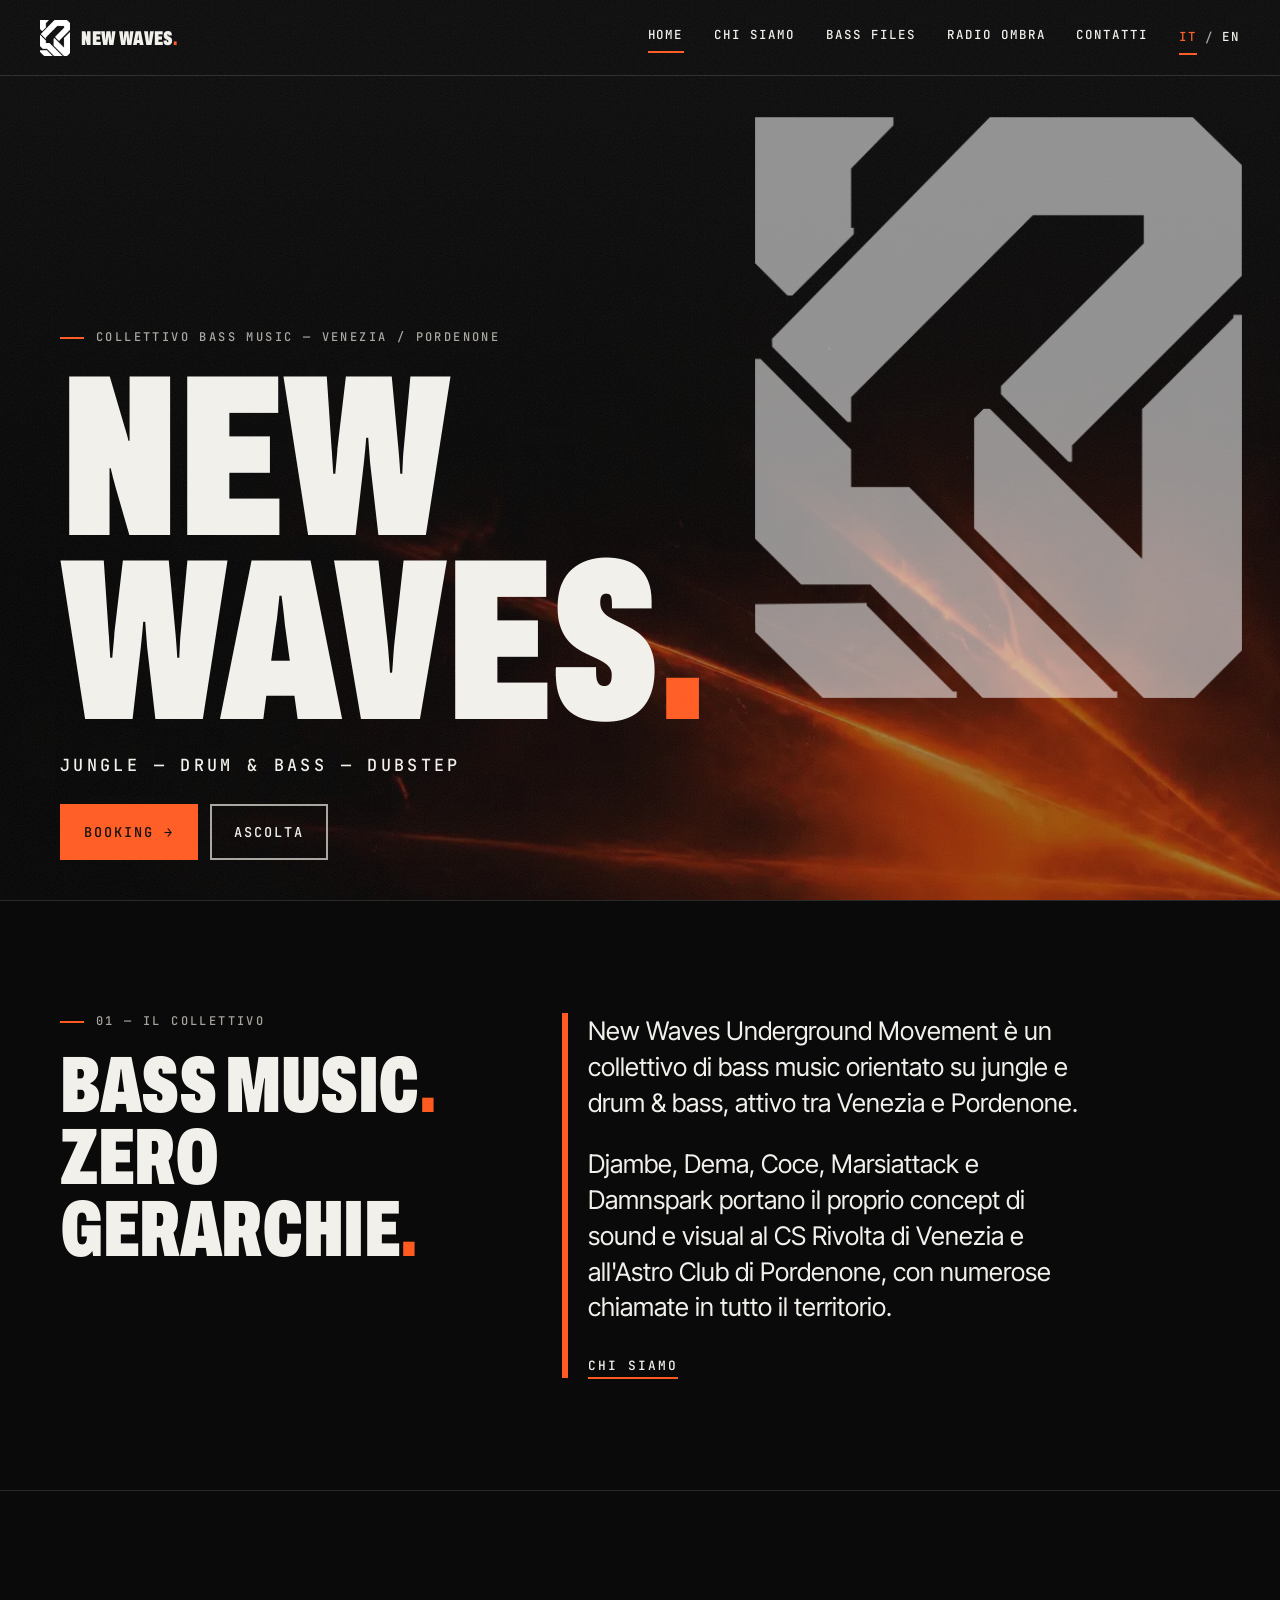
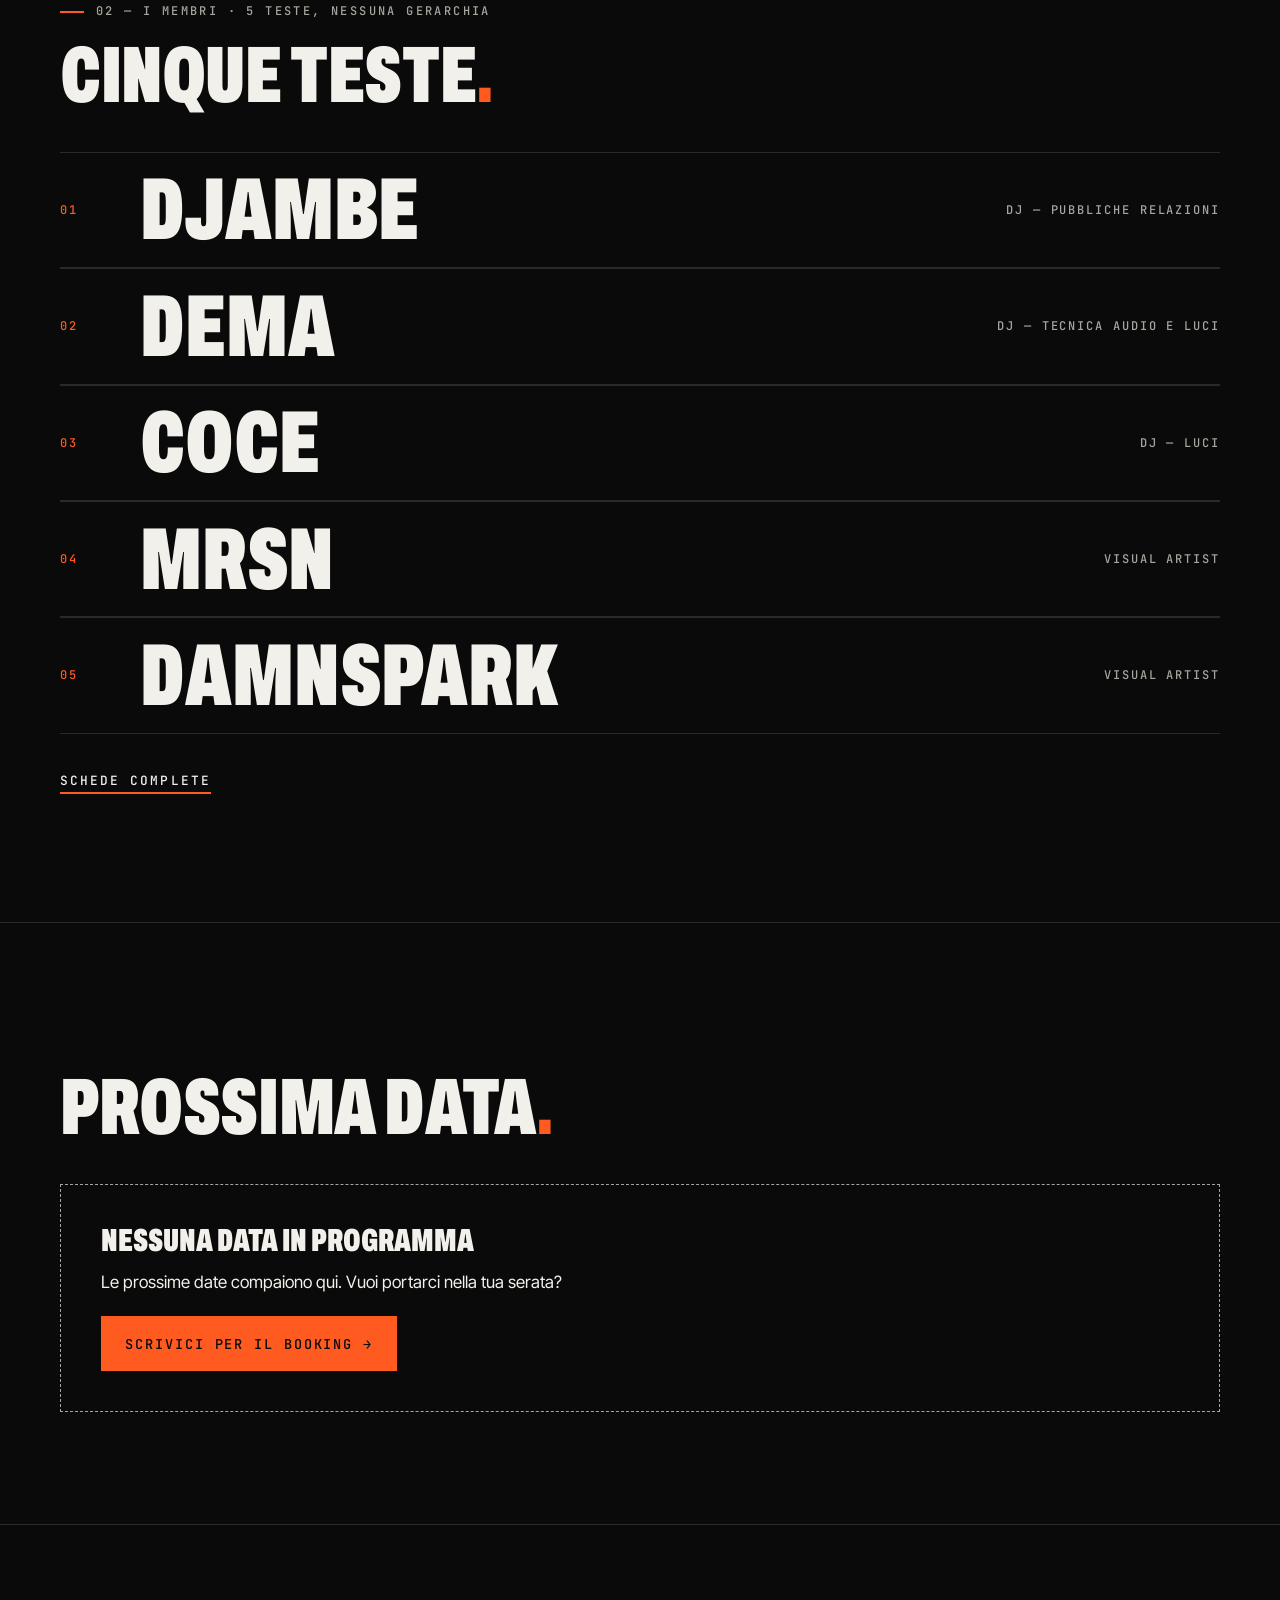
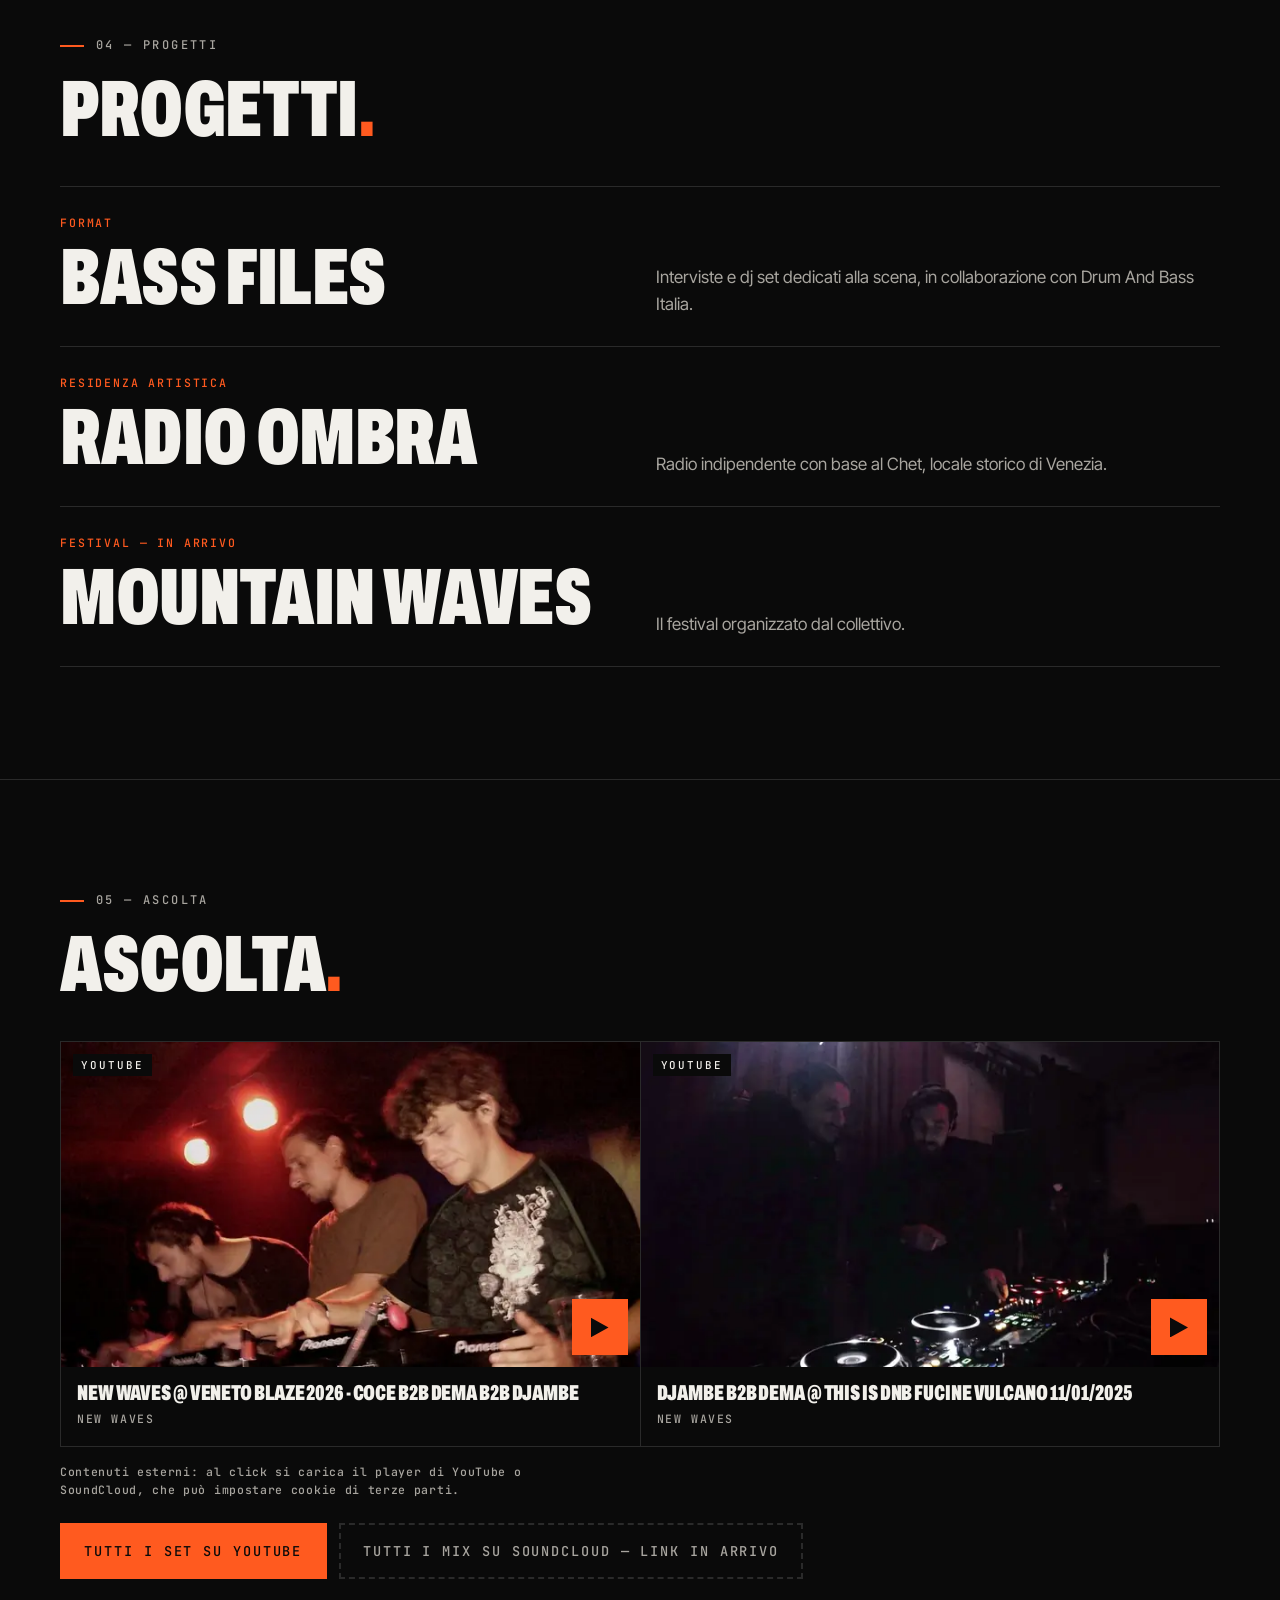
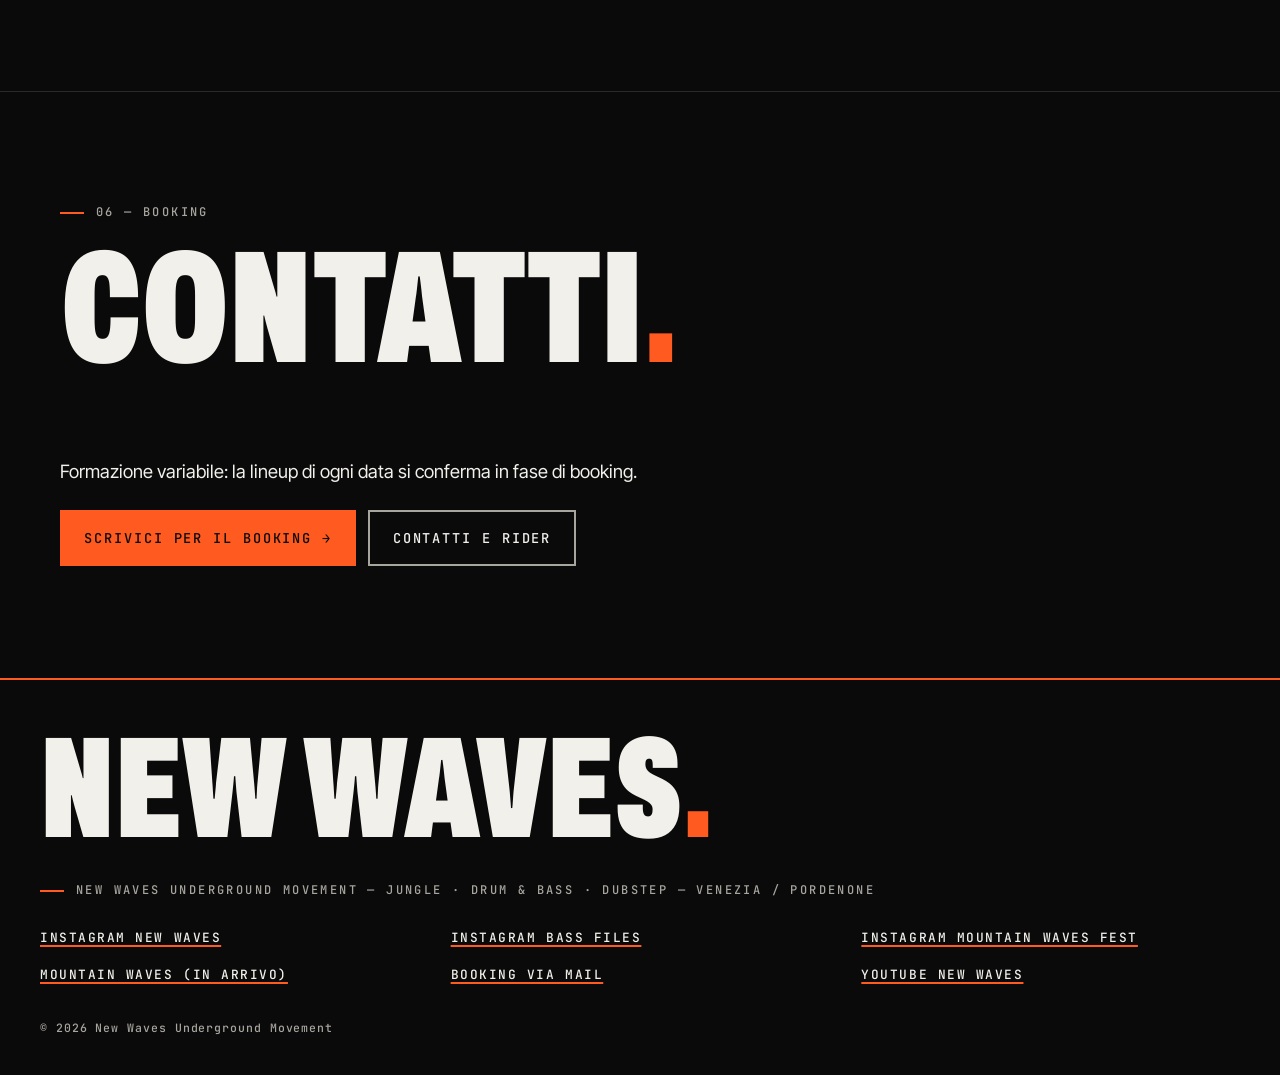
<file: index.html>
<!doctype html>
<html lang="it">
<head>
  <meta charset="utf-8" />
  <meta name="viewport" content="width=device-width, initial-scale=1" />
  <title>New Waves — Collettivo bass music a Venezia e Pordenone</title>
  <meta name="description" content="New Waves Underground Movement è un collettivo di bass music attivo tra Venezia e Pordenone: jungle, drum &amp; bass, dubstep. Membri, progetti, set e booking." />
  
  <meta name="theme-color" content="#0A0A0A" />
  <link rel="canonical" href="https://DOMINIO.TLD/" />
  <link rel="alternate" hreflang="it" href="https://DOMINIO.TLD/" />
  <link rel="alternate" hreflang="en" href="https://DOMINIO.TLD/en/" />
  <link rel="alternate" hreflang="x-default" href="https://DOMINIO.TLD/" />
  <!-- Open Graph / Twitter -->
  <meta property="og:type" content="website" />
  <meta property="og:site_name" content="New Waves Underground Movement" />
  <meta property="og:locale" content="it_IT" />
  <meta property="og:locale:alternate" content="en_GB" />
  <meta property="og:title" content="New Waves — Collettivo bass music a Venezia e Pordenone" />
  <meta property="og:description" content="New Waves Underground Movement è un collettivo di bass music attivo tra Venezia e Pordenone: jungle, drum &amp; bass, dubstep. Membri, progetti, set e booking." />
  <meta property="og:url" content="https://DOMINIO.TLD/" />
  <meta property="og:image" content="https://DOMINIO.TLD/assets/img/og/og-default.jpg" /> <!-- TODO: creare 1200x630 -->
  <meta name="twitter:card" content="summary_large_image" />
  <link rel="icon" href="assets/icons/favicon.svg" type="image/svg+xml" /> <!-- TODO: creare favicon -->
  <link rel="stylesheet" href="css/style.css" />
  <link rel="preload" href="assets/fonts/archivo-var.woff2" as="font" type="font/woff2" crossorigin />
  <script type="application/ld+json">
{
  "@context": "https://schema.org",
  "@graph": [
    {
      "@type": "WebSite",
      "@id": "https://DOMINIO.TLD/#website",
      "url": "https://DOMINIO.TLD/",
      "name": "New Waves Underground Movement",
      "alternateName": "New Waves",
      "inLanguage": "it-IT",
      "publisher": {
        "@id": "https://DOMINIO.TLD/#group"
      }
    },
    {
      "@type": "MusicGroup",
      "@id": "https://DOMINIO.TLD/#group",
      "name": "New Waves Underground Movement",
      "alternateName": "New Waves",
      "url": "https://DOMINIO.TLD/",
      "description": "Collettivo di bass music orientato su jungle e drum & bass, attivo tra Venezia e Pordenone.",
      "logo": {
        "@type": "ImageObject",
        "url": "https://DOMINIO.TLD/assets/img/brand/logo-mark.png",
        "width": 1656,
        "height": 1977
      },
      "genre": [
        "Jungle",
        "Drum & Bass",
        "Dubstep"
      ],
      "areaServed": [
        {
          "@type": "City",
          "name": "Venezia"
        },
        {
          "@type": "City",
          "name": "Pordenone"
        }
      ],
      "sameAs": [
        "https://instagram.com/newwaves_um",
        "https://instagram.com/mountainwavesfest",
        "https://instagram.com/bass_files_italia"
      ],
      "member": [
        {
          "@type": "Person",
          "@id": "https://DOMINIO.TLD/chi-siamo/#djambe",
          "name": "Djambe",
          "url": "https://DOMINIO.TLD/chi-siamo/#djambe"
        },
        {
          "@type": "Person",
          "@id": "https://DOMINIO.TLD/chi-siamo/#dema",
          "name": "Dema",
          "url": "https://DOMINIO.TLD/chi-siamo/#dema"
        },
        {
          "@type": "Person",
          "@id": "https://DOMINIO.TLD/chi-siamo/#coce",
          "name": "Coce",
          "url": "https://DOMINIO.TLD/chi-siamo/#coce"
        },
        {
          "@type": "Person",
          "@id": "https://DOMINIO.TLD/chi-siamo/#mrsn",
          "name": "MRSN",
          "url": "https://DOMINIO.TLD/chi-siamo/#mrsn"
        },
        {
          "@type": "Person",
          "@id": "https://DOMINIO.TLD/chi-siamo/#damnspark",
          "name": "Damnspark",
          "url": "https://DOMINIO.TLD/chi-siamo/#damnspark"
        }
      ],
      "contactPoint": {
        "@type": "ContactPoint",
        "contactType": "booking",
        "email": "newwavesundergroundmovement@gmail.com",
        "availableLanguage": "it"
      }
    }
  ]
}
  </script>
  <script src="js/main.js" defer></script>
</head>
<body data-page="home">
  <!-- HEADER: tenere identico in tutte le pagine (cambia solo aria-current e il prefisso dei percorsi) -->
  <a class="skip-link" href="#main">Vai al contenuto</a>
  <header class="site-header">
    <a class="brand" href="././" aria-label="New Waves — Home">
      <img src="assets/img/brand/logo-mark-96.webp" width="30" height="36" alt="" aria-hidden="true" />
      <span class="brand__name">NEW WAVES<span class="dot">.</span></span>
    </a>
    <button class="nav-toggle" type="button" aria-expanded="false" aria-controls="site-nav">Menu</button>
    <nav id="site-nav" class="site-nav" aria-label="Principale">
      <ul><li><a href="././" aria-current="page">Home</a></li><li><a href="./chi-siamo/">Chi siamo</a></li><li><a href="./bass-files/">Bass Files</a></li><li><a href="./radio-ombra/">Radio Ombra</a></li><li><a href="./contatti/">Contatti</a></li><li class="lang-switch"><span aria-current="true">IT</span><span class="lang-switch__sep" aria-hidden="true">/</span><a href="./en/" lang="en" hreflang="en" aria-label="Switch language: English">EN</a></li></ul>
    </nav>
  </header>

  <main id="main">
    <!-- HERO: texture arancione su nero, titolo gigante, marchio ritagliato -->
    <section class="hero" aria-labelledby="hero-title">
      <img class="hero__bg" src="assets/img/hero/hero-orange-1400.webp" srcset="assets/img/hero/hero-orange-800.webp 800w, assets/img/hero/hero-orange-1400.webp 1400w, assets/img/hero/hero-orange.webp 2048w" sizes="100vw" width="2048" height="1152" alt="" aria-hidden="true" fetchpriority="high" decoding="async" />
      <img class="hero__mark" src="assets/img/brand/logo-mark.webp" width="1000" height="1194" alt="" aria-hidden="true" />
      <p class="label">Collettivo bass music — Venezia / Pordenone</p>
      <h1 id="hero-title">NEW<br />WAVES<span class="dot">.</span></h1>
      <p class="hero__sub">Jungle — Drum &amp; Bass — Dubstep</p>
      <div class="btn-row">
        <a class="btn" href="mailto:newwavesundergroundmovement@gmail.com?subject=Booking%20New%20Waves">Booking →</a>
        <a class="btn btn--ghost" href="#ascolta">Ascolta</a>
      </div>
    </section>

    <section class="manifesto" aria-labelledby="manifesto">
      <div><p class="label">01 — Il collettivo</p><h2 id="manifesto">Bass music<span class="dot">.</span><br />Zero gerarchie<span class="dot">.</span></h2></div>
      <div class="manifesto__text">
        <p>New Waves Underground Movement è un collettivo di bass music orientato su jungle e drum &amp; bass, attivo tra Venezia e Pordenone.</p>
        <p>Djambe, Dema, Coce, Marsiattack e Damnspark portano il proprio concept di sound e visual al CS Rivolta di Venezia e all'Astro Club di Pordenone, con numerose chiamate in tutto il territorio.</p>
        <a class="link-arrow" href="chi-siamo/">Chi siamo</a>
      </div>
    </section>

    <section aria-labelledby="membri"><p class="label">02 — I membri · 5 teste, nessuna gerarchia</p><h2 id="membri">Cinque teste<span class="dot">.</span></h2>
      <ul class="member-list">
        <li><a class="member-row" href="chi-siamo/#djambe"><span class="member-row__n">01</span><span class="member-row__name">Djambe</span><span class="member-row__role">DJ — Pubbliche relazioni</span></a></li>
        <li><a class="member-row" href="chi-siamo/#dema"><span class="member-row__n">02</span><span class="member-row__name">Dema</span><span class="member-row__role">DJ — Tecnica audio e luci</span></a></li>
        <li><a class="member-row" href="chi-siamo/#coce"><span class="member-row__n">03</span><span class="member-row__name">Coce</span><span class="member-row__role">DJ — Luci</span></a></li>
        <li><a class="member-row" href="chi-siamo/#mrsn"><span class="member-row__n">04</span><span class="member-row__name">MRSN</span><span class="member-row__role">Visual artist</span></a></li>
        <li><a class="member-row" href="chi-siamo/#damnspark"><span class="member-row__n">05</span><span class="member-row__name">Damnspark</span><span class="member-row__role">Visual artist</span></a></li>
      </ul>
      <p class="section-foot"><a class="link-arrow" href="chi-siamo/">Schede complete</a></p>
    </section>

    <section aria-labelledby="prossimo"><p class="label">03 — Prossimo evento</p><h2 id="prossimo">Prossima data<span class="dot">.</span></h2><div data-events="next"></div>
      <noscript><p>Le prossime date sono sull'<a href="https://instagram.com/newwaves_um" target="_blank" rel="noopener">Instagram di New Waves</a>.</p></noscript></section>

    <section aria-labelledby="progetti"><p class="label">04 — Progetti</p><h2 id="progetti">Progetti<span class="dot">.</span></h2>
      <ul class="project-list">
        <li class="project"><p class="project__tag">Format</p><h3><a href="bass-files/">Bass Files</a></h3><p>Interviste e dj set dedicati alla scena, in collaborazione con Drum And Bass Italia.</p></li>
        <li class="project"><p class="project__tag">Residenza artistica</p><h3><a href="radio-ombra/">Radio Ombra</a></h3><p>Radio indipendente con base al Chet, locale storico di Venezia.</p></li>
        <li class="project"><p class="project__tag">Festival — in arrivo</p><h3><a href="mountain-waves/">Mountain Waves</a></h3><p>Il festival organizzato dal collettivo.</p></li>
      </ul>
    </section>

    <section aria-labelledby="ascolta"><p class="label">05 — Ascolta</p><h2 id="ascolta">Ascolta<span class="dot">.</span></h2>
      <div class="media-grid" data-media data-media-tag="collettivo" data-media-limit="4"></div>
      <noscript><p>Per ascoltare i set serve JavaScript: li trovi sul <a href="https://www.youtube.com/@Newwaves_undergroundmovement" target="_blank" rel="noopener">canale YouTube di New Waves</a>.</p></noscript>
      <div class="btn-row">
        <a class="btn" href="https://www.youtube.com/@Newwaves_undergroundmovement" target="_blank" rel="noopener" data-channel="youtube" data-channel-label="Tutti i set su YouTube">Tutti i set su YouTube</a>
        <a class="btn btn--ghost" data-channel="soundcloud" data-channel-label="Tutti i mix su SoundCloud">Tutti i mix su SoundCloud</a>
      </div>
    </section>

    <section class="cta-booking" aria-labelledby="booking"><p class="label">06 — Booking</p><h2 id="booking">Contatti<span class="dot">.</span></h2>
      <p>Formazione variabile: la lineup di ogni data si conferma in fase di booking.</p>
      <div class="btn-row"><a class="btn" href="mailto:newwavesundergroundmovement@gmail.com?subject=Booking%20New%20Waves">Scrivici per il booking →</a><a class="btn btn--ghost" href="contatti/">Contatti e rider</a></div>
    </section>
  </main>

  <!-- FOOTER: tenere identico in tutte le pagine -->
  <footer class="site-footer">
    <p class="footer-big" aria-hidden="true">NEW WAVES<span class="dot">.</span></p>
    <p class="label">New Waves Underground Movement — Jungle · Drum &amp; Bass · Dubstep — Venezia / Pordenone</p>
    <ul class="footer-links">
      <li><a href="https://instagram.com/newwaves_um" target="_blank" rel="noopener">Instagram New Waves</a></li>
      <li><a href="https://instagram.com/bass_files_italia" target="_blank" rel="noopener">Instagram Bass Files</a></li>
      <li><a href="https://instagram.com/mountainwavesfest" target="_blank" rel="noopener">Instagram Mountain Waves Fest</a></li>
      <li><a href="./mountain-waves/">Mountain Waves (in arrivo)</a></li>
      <li><a href="mailto:newwavesundergroundmovement@gmail.com?subject=Booking%20New%20Waves">Booking via mail</a></li>
      <li><a href="https://www.youtube.com/@Newwaves_undergroundmovement" target="_blank" rel="noopener">YouTube New Waves</a></li>
      <!-- TODO: link canale SoundCloud (da data/media.json -> channels) -->
    </ul>
    <p class="legal">© 2026 New Waves Underground Movement</p>
  </footer>
</body>
</html>
</file>
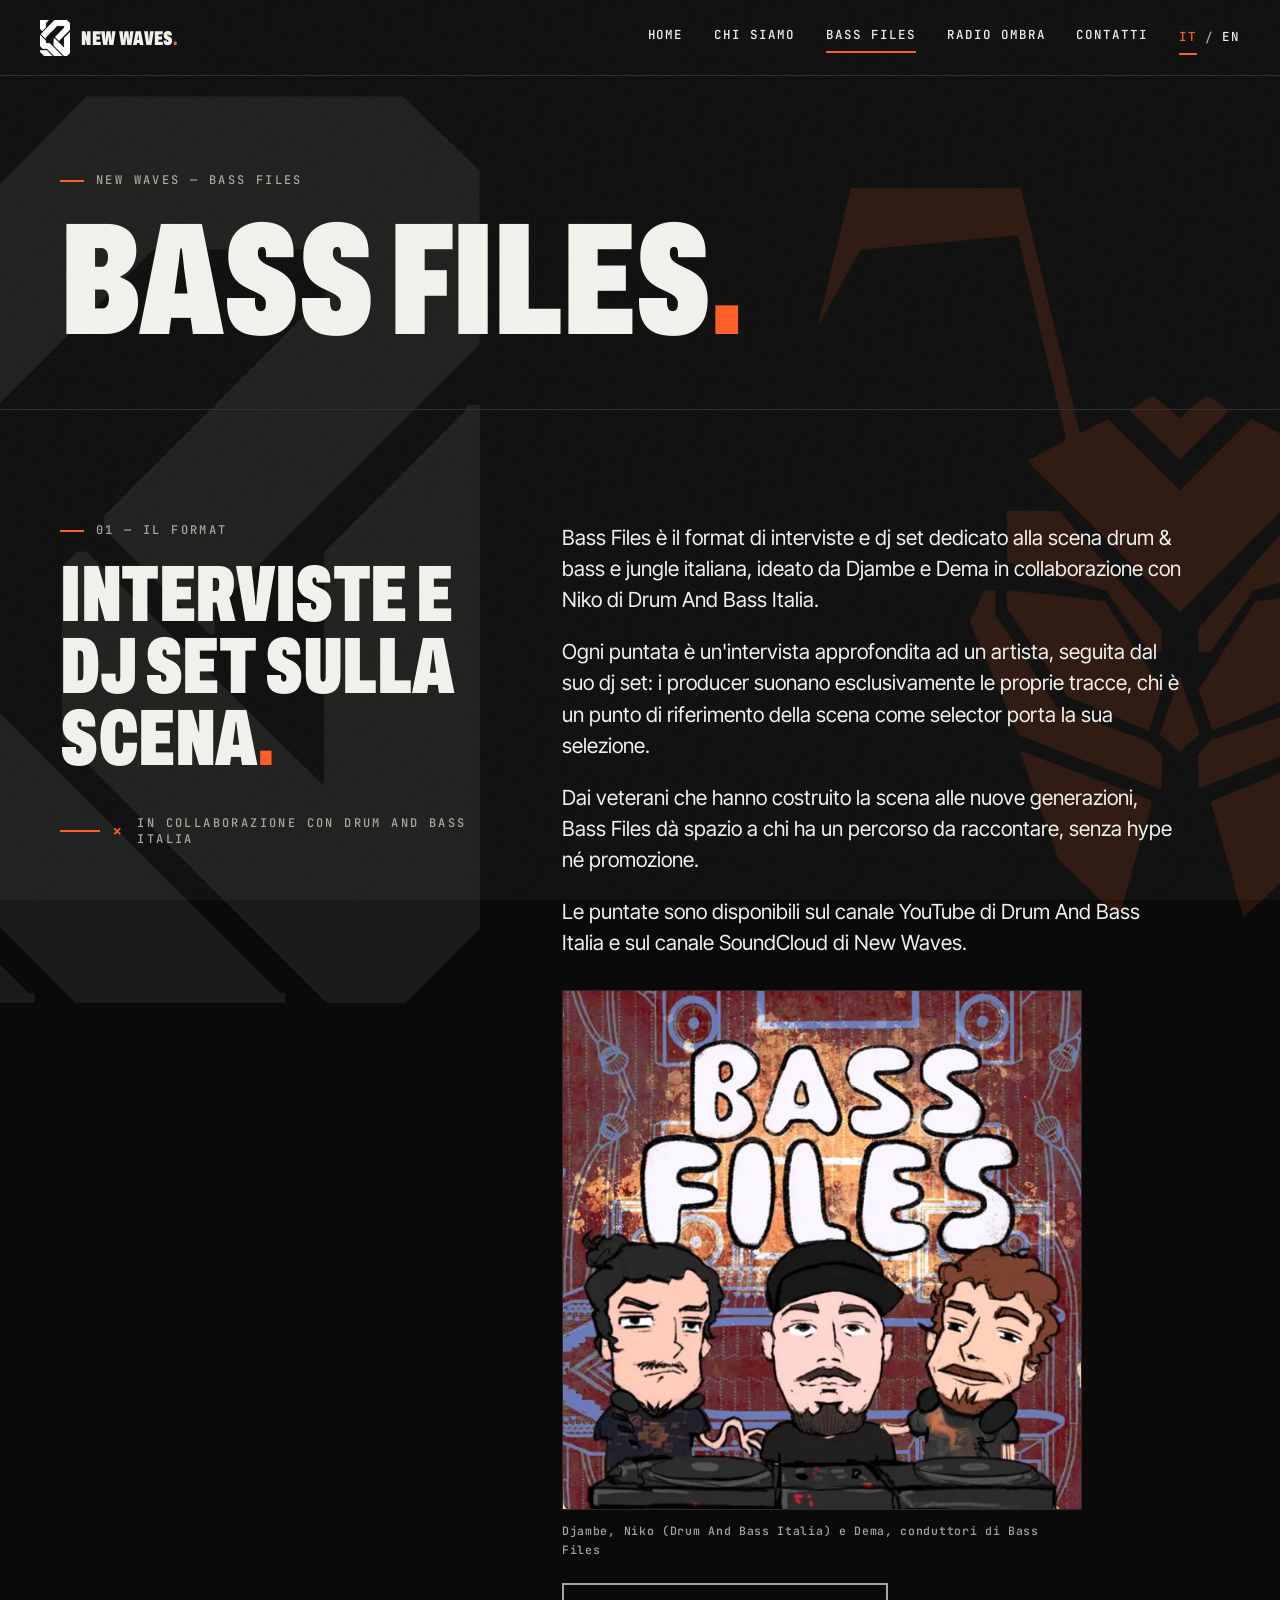
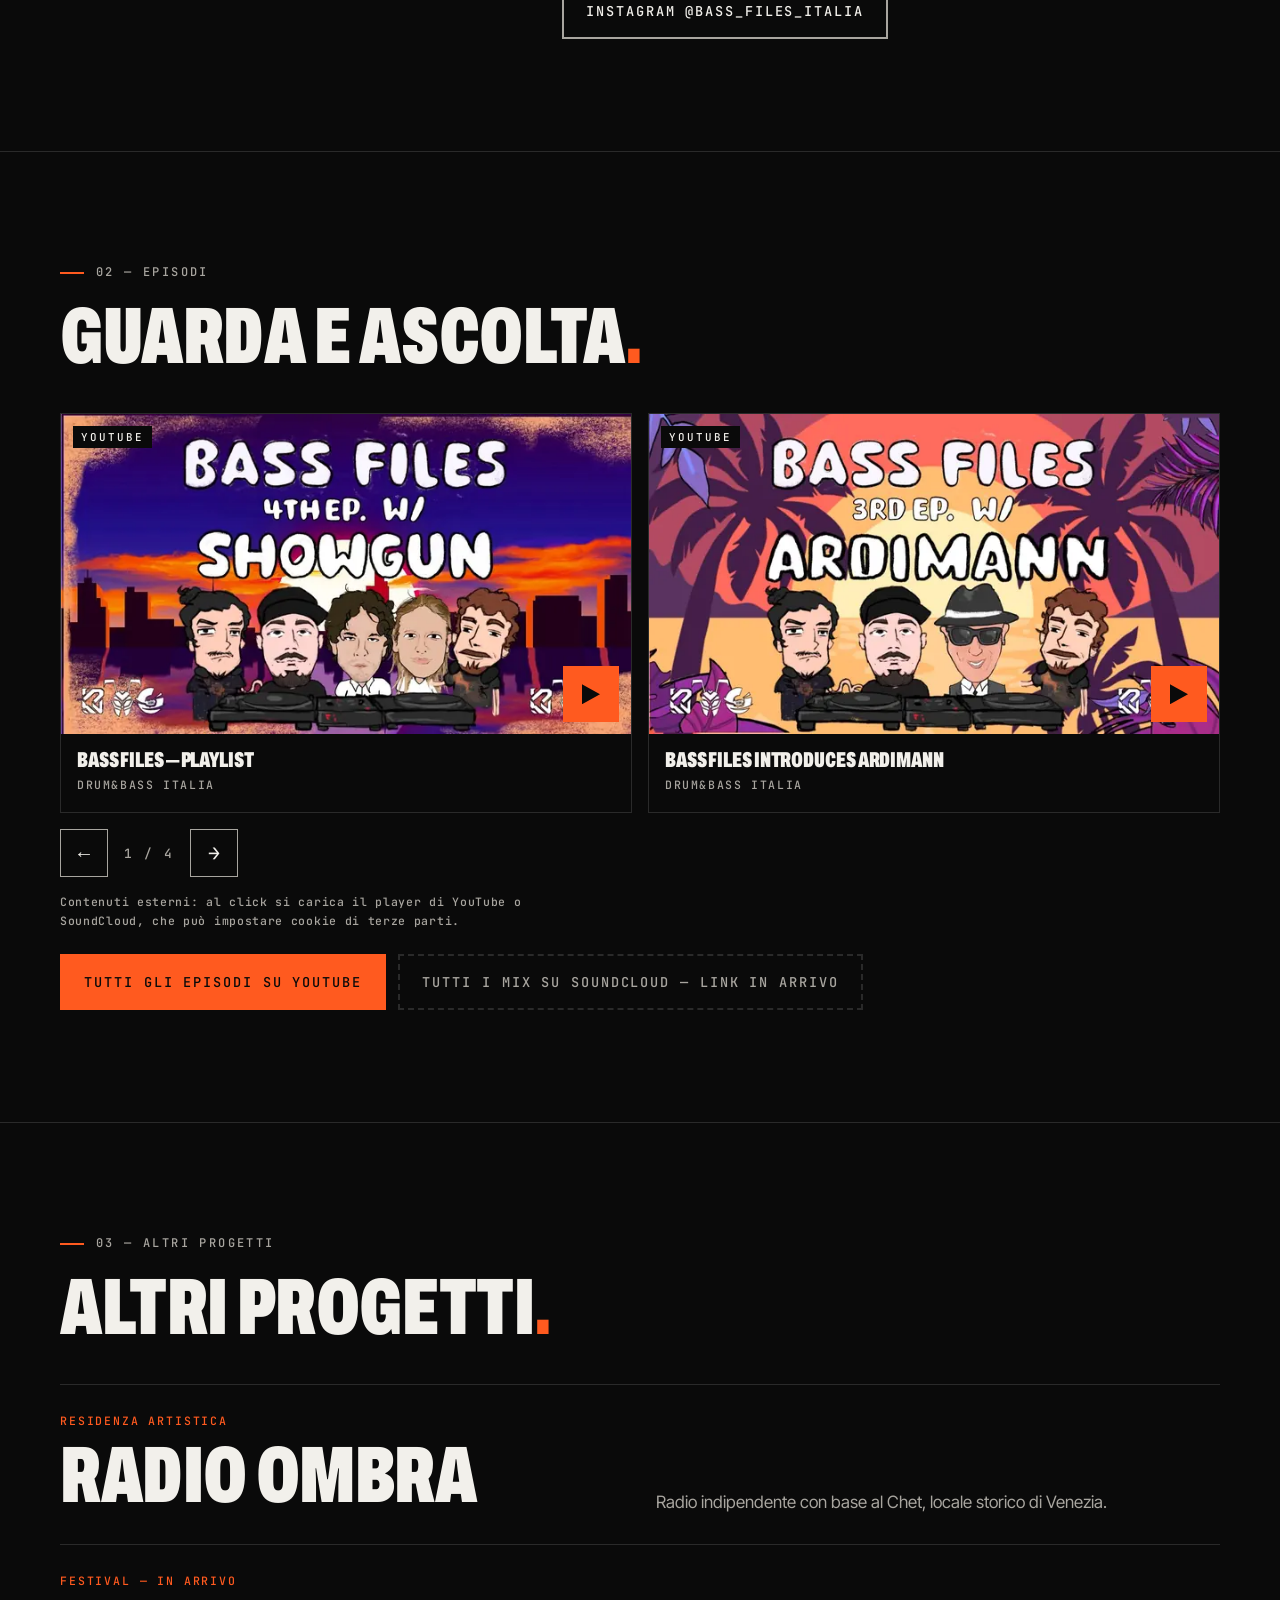
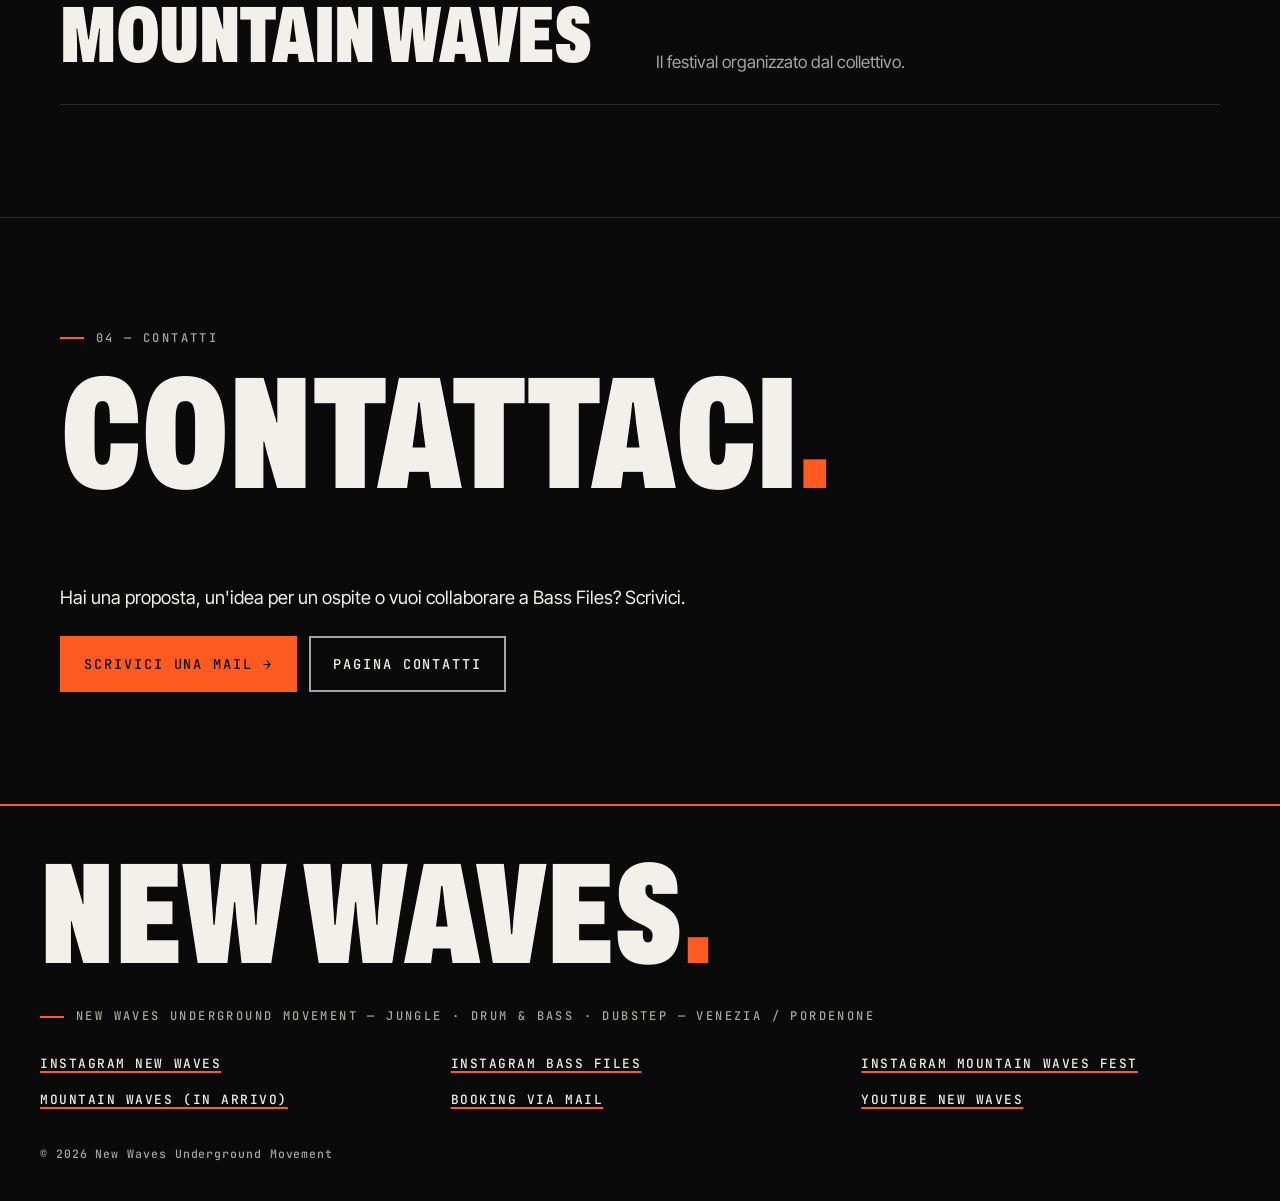
<file: bass-files/index.html>
<!doctype html>
<html lang="it">
<head>
  <meta charset="utf-8" />
  <meta name="viewport" content="width=device-width, initial-scale=1" />
  <title>Bass Files — interviste e dj set sulla scena italiana</title>
  <meta name="description" content="Bass Files: format di interviste e dj set dedicato alla scena drum &amp; bass e jungle italiana, ideato da Djambe e Dema con Drum And Bass Italia." />
  
  <meta name="theme-color" content="#0A0A0A" />
  <link rel="canonical" href="https://DOMINIO.TLD/bass-files/" />
  <link rel="alternate" hreflang="it" href="https://DOMINIO.TLD/bass-files/" />
  <link rel="alternate" hreflang="en" href="https://DOMINIO.TLD/en/bass-files/" />
  <link rel="alternate" hreflang="x-default" href="https://DOMINIO.TLD/bass-files/" />
  <!-- Open Graph / Twitter -->
  <meta property="og:type" content="website" />
  <meta property="og:site_name" content="New Waves Underground Movement" />
  <meta property="og:locale" content="it_IT" />
  <meta property="og:locale:alternate" content="en_GB" />
  <meta property="og:title" content="Bass Files — interviste e dj set sulla scena italiana" />
  <meta property="og:description" content="Bass Files: format di interviste e dj set dedicato alla scena drum &amp; bass e jungle italiana, ideato da Djambe e Dema con Drum And Bass Italia." />
  <meta property="og:url" content="https://DOMINIO.TLD/bass-files/" />
  <meta property="og:image" content="https://DOMINIO.TLD/assets/img/og/og-default.jpg" /> <!-- TODO: creare 1200x630 -->
  <meta name="twitter:card" content="summary_large_image" />
  <link rel="icon" href="../assets/icons/favicon.svg" type="image/svg+xml" /> <!-- TODO: creare favicon -->
  <link rel="stylesheet" href="../css/style.css" />
  <link rel="preload" href="../assets/fonts/archivo-var.woff2" as="font" type="font/woff2" crossorigin />
  <script type="application/ld+json">
{
  "@context": "https://schema.org",
  "@graph": [
    {
      "@type": "WebSite",
      "@id": "https://DOMINIO.TLD/#website",
      "url": "https://DOMINIO.TLD/",
      "name": "New Waves Underground Movement",
      "inLanguage": "it-IT"
    },
    {
      "@type": "WebPage",
      "@id": "https://DOMINIO.TLD/bass-files/#webpage",
      "url": "https://DOMINIO.TLD/bass-files/",
      "name": "Bass Files",
      "inLanguage": "it-IT",
      "isPartOf": {
        "@id": "https://DOMINIO.TLD/#website"
      },
      "breadcrumb": {
        "@id": "https://DOMINIO.TLD/bass-files/#breadcrumb"
      },
      "about": {
        "@id": "https://DOMINIO.TLD/bass-files/#series"
      }
    },
    {
      "@type": "BreadcrumbList",
      "@id": "https://DOMINIO.TLD/bass-files/#breadcrumb",
      "itemListElement": [
        {
          "@type": "ListItem",
          "position": 1,
          "name": "Home",
          "item": "https://DOMINIO.TLD/"
        },
        {
          "@type": "ListItem",
          "position": 2,
          "name": "Bass Files",
          "item": "https://DOMINIO.TLD/bass-files/"
        }
      ]
    },
    {
      "@type": "CreativeWorkSeries",
      "@id": "https://DOMINIO.TLD/bass-files/#series",
      "name": "Bass Files",
      "url": "https://DOMINIO.TLD/bass-files/",
      "inLanguage": "it-IT",
      "description": "Format di interviste e dj set dedicato alla scena drum & bass e jungle italiana, ideato da Djambe e Dema in collaborazione con Niko di Drum And Bass Italia.",
      "genre": [
        "Drum & Bass",
        "Jungle"
      ],
      "image": "https://DOMINIO.TLD/assets/img/bass-files/conduttori-1200.webp",
      "creator": [
        {
          "@type": "Person",
          "@id": "https://DOMINIO.TLD/chi-siamo/#djambe",
          "name": "Djambe",
          "url": "https://DOMINIO.TLD/chi-siamo/#djambe"
        },
        {
          "@type": "Person",
          "@id": "https://DOMINIO.TLD/chi-siamo/#dema",
          "name": "Dema",
          "url": "https://DOMINIO.TLD/chi-siamo/#dema"
        }
      ],
      "contributor": {
        "@type": "Organization",
        "name": "Drum And Bass Italia"
      },
      "sameAs": [
        "https://instagram.com/bass_files_italia"
      ]
    }
  ]
}
  </script>
  <script src="../js/main.js" defer></script>
</head>
<body data-page="bass-files">
  <!-- HEADER: tenere identico in tutte le pagine (cambia solo aria-current e il prefisso dei percorsi) -->
  <a class="skip-link" href="#main">Vai al contenuto</a>
  <header class="site-header">
    <a class="brand" href="../" aria-label="New Waves — Home">
      <img src="../assets/img/brand/logo-mark-96.webp" width="30" height="36" alt="" aria-hidden="true" />
      <span class="brand__name">NEW WAVES<span class="dot">.</span></span>
    </a>
    <button class="nav-toggle" type="button" aria-expanded="false" aria-controls="site-nav">Menu</button>
    <nav id="site-nav" class="site-nav" aria-label="Principale">
      <ul><li><a href="../">Home</a></li><li><a href="../chi-siamo/">Chi siamo</a></li><li><a href="../bass-files/" aria-current="page">Bass Files</a></li><li><a href="../radio-ombra/">Radio Ombra</a></li><li><a href="../contatti/">Contatti</a></li><li class="lang-switch"><span aria-current="true">IT</span><span class="lang-switch__sep" aria-hidden="true">/</span><a href="../en/bass-files/" lang="en" hreflang="en" aria-label="Switch language: English">EN</a></li></ul>
    </nav>
  </header>

  <main id="main">
    <!-- sfondo decorativo: loghi New Waves e Drum And Bass Italia (maschere CSS, vedi css/style.css) -->
    <div class="bf-bg" aria-hidden="true"><span class="bf-bg__nw"></span><span class="bf-bg__dnb"></span></div>
    <header class="page-head"><p class="label">New Waves — Bass Files</p><h1>Bass Files<span class="dot">.</span></h1></header>

    <section class="about" aria-labelledby="format">
      <div><p class="label">01 — Il format</p><h2 id="format">Interviste e dj set sulla scena<span class="dot">.</span></h2>
        <p class="bf-collab"><span class="bf-collab__x" aria-hidden="true">×</span>In collaborazione con Drum And Bass Italia</p></div>
      <div class="about__text">
        <p>Bass Files è il format di interviste e dj set dedicato alla scena drum &amp; bass e jungle italiana, ideato da Djambe e Dema in collaborazione con Niko di Drum And Bass Italia.</p>
        <p>Ogni puntata è un'intervista approfondita ad un artista, seguita dal suo dj set: i producer suonano esclusivamente le proprie tracce, chi è un punto di riferimento della scena come selector porta la sua selezione.</p>
        <p>Dai veterani che hanno costruito la scena alle nuove generazioni, Bass Files dà spazio a chi ha un percorso da raccontare, senza hype né promozione.</p>
        <p>Le puntate sono disponibili sul canale YouTube di Drum And Bass Italia e sul canale SoundCloud di New Waves.</p>
        <figure class="bf-figure">
          <div class="photo-slot"><img src="../assets/img/bass-files/conduttori-1200.webp" srcset="../assets/img/bass-files/conduttori-640.webp 640w, ../assets/img/bass-files/conduttori-800.webp 800w, ../assets/img/bass-files/conduttori-1200.webp 1200w" sizes="(min-width: 1100px) 520px, (min-width: 768px) 45vw, calc(100vw - 32px)" width="1200" height="1200" alt="Illustrazione a fumetto dei tre conduttori di Bass Files dietro la consolle, sotto la scritta Bass Files" loading="lazy" decoding="async" /></div>
          <figcaption class="media-note">Djambe, Niko (Drum And Bass Italia) e Dema, conduttori di Bass Files</figcaption>
        </figure>
        <!-- TODO: ospiti, cadenza e formato degli episodi: non presenti nel Press Kit (Marco) -->
        <div class="btn-row"><a class="btn btn--ghost" href="https://instagram.com/bass_files_italia" target="_blank" rel="noopener">Instagram @bass_files_italia</a></div>
      </div>
    </section>

    <section aria-labelledby="ascolta"><p class="label">02 — Episodi</p><h2 id="ascolta">Guarda e ascolta<span class="dot">.</span></h2>
      <div class="carousel" role="region" aria-roledescription="carosello" aria-label="Episodi di Bass Files">
        <div class="carousel__track" data-media data-media-tag="bass-files"></div>
      </div>
      <noscript><p>Per guardare gli episodi serve JavaScript: li trovi nella <a href="https://www.youtube.com/playlist?list=PLHic1IAEDwjtrP7gMXRtyPHchoGaM0omK" target="_blank" rel="noopener">playlist di Bass Files su YouTube</a>.</p></noscript>
      <div class="btn-row">
        <a class="btn" href="https://www.youtube.com/playlist?list=PLHic1IAEDwjtrP7gMXRtyPHchoGaM0omK" target="_blank" rel="noopener" data-channel="bassFiles" data-channel-label="Tutti gli episodi su YouTube">Tutti gli episodi su YouTube</a>
        <a class="btn btn--ghost" data-channel="soundcloud" data-channel-label="Tutti i mix su SoundCloud">Tutti i mix su SoundCloud</a>
      </div>
    </section>

    <section aria-labelledby="progetti"><p class="label">03 — Altri progetti</p><h2 id="progetti">Altri progetti<span class="dot">.</span></h2>
      <ul class="project-list">
        <li class="project"><p class="project__tag">Residenza artistica</p><h3><a href="../radio-ombra/">Radio Ombra</a></h3><p>Radio indipendente con base al Chet, locale storico di Venezia.</p></li>
        <li class="project"><p class="project__tag">Festival — in arrivo</p><h3><a href="../mountain-waves/">Mountain Waves</a></h3><p>Il festival organizzato dal collettivo.</p></li>
      </ul>
    </section>

    <section class="cta-booking" aria-labelledby="booking"><p class="label">04 — Contatti</p><h2 id="booking">Contattaci<span class="dot">.</span></h2>
      <p>Hai una proposta, un'idea per un ospite o vuoi collaborare a Bass Files? Scrivici.</p>
      <div class="btn-row"><a class="btn" href="mailto:newwavesundergroundmovement@gmail.com?subject=Bass%20Files">Scrivici una mail →</a><a class="btn btn--ghost" href="../contatti/">Pagina contatti</a></div>
    </section>
  </main>

  <!-- FOOTER: tenere identico in tutte le pagine -->
  <footer class="site-footer">
    <p class="footer-big" aria-hidden="true">NEW WAVES<span class="dot">.</span></p>
    <p class="label">New Waves Underground Movement — Jungle · Drum &amp; Bass · Dubstep — Venezia / Pordenone</p>
    <ul class="footer-links">
      <li><a href="https://instagram.com/newwaves_um" target="_blank" rel="noopener">Instagram New Waves</a></li>
      <li><a href="https://instagram.com/bass_files_italia" target="_blank" rel="noopener">Instagram Bass Files</a></li>
      <li><a href="https://instagram.com/mountainwavesfest" target="_blank" rel="noopener">Instagram Mountain Waves Fest</a></li>
      <li><a href="../mountain-waves/">Mountain Waves (in arrivo)</a></li>
      <li><a href="mailto:newwavesundergroundmovement@gmail.com?subject=Booking%20New%20Waves">Booking via mail</a></li>
      <li><a href="https://www.youtube.com/@Newwaves_undergroundmovement" target="_blank" rel="noopener">YouTube New Waves</a></li>
      <!-- TODO: link canale SoundCloud (da data/media.json -> channels) -->
    </ul>
    <p class="legal">© 2026 New Waves Underground Movement</p>
  </footer>
</body>
</html>
</file>
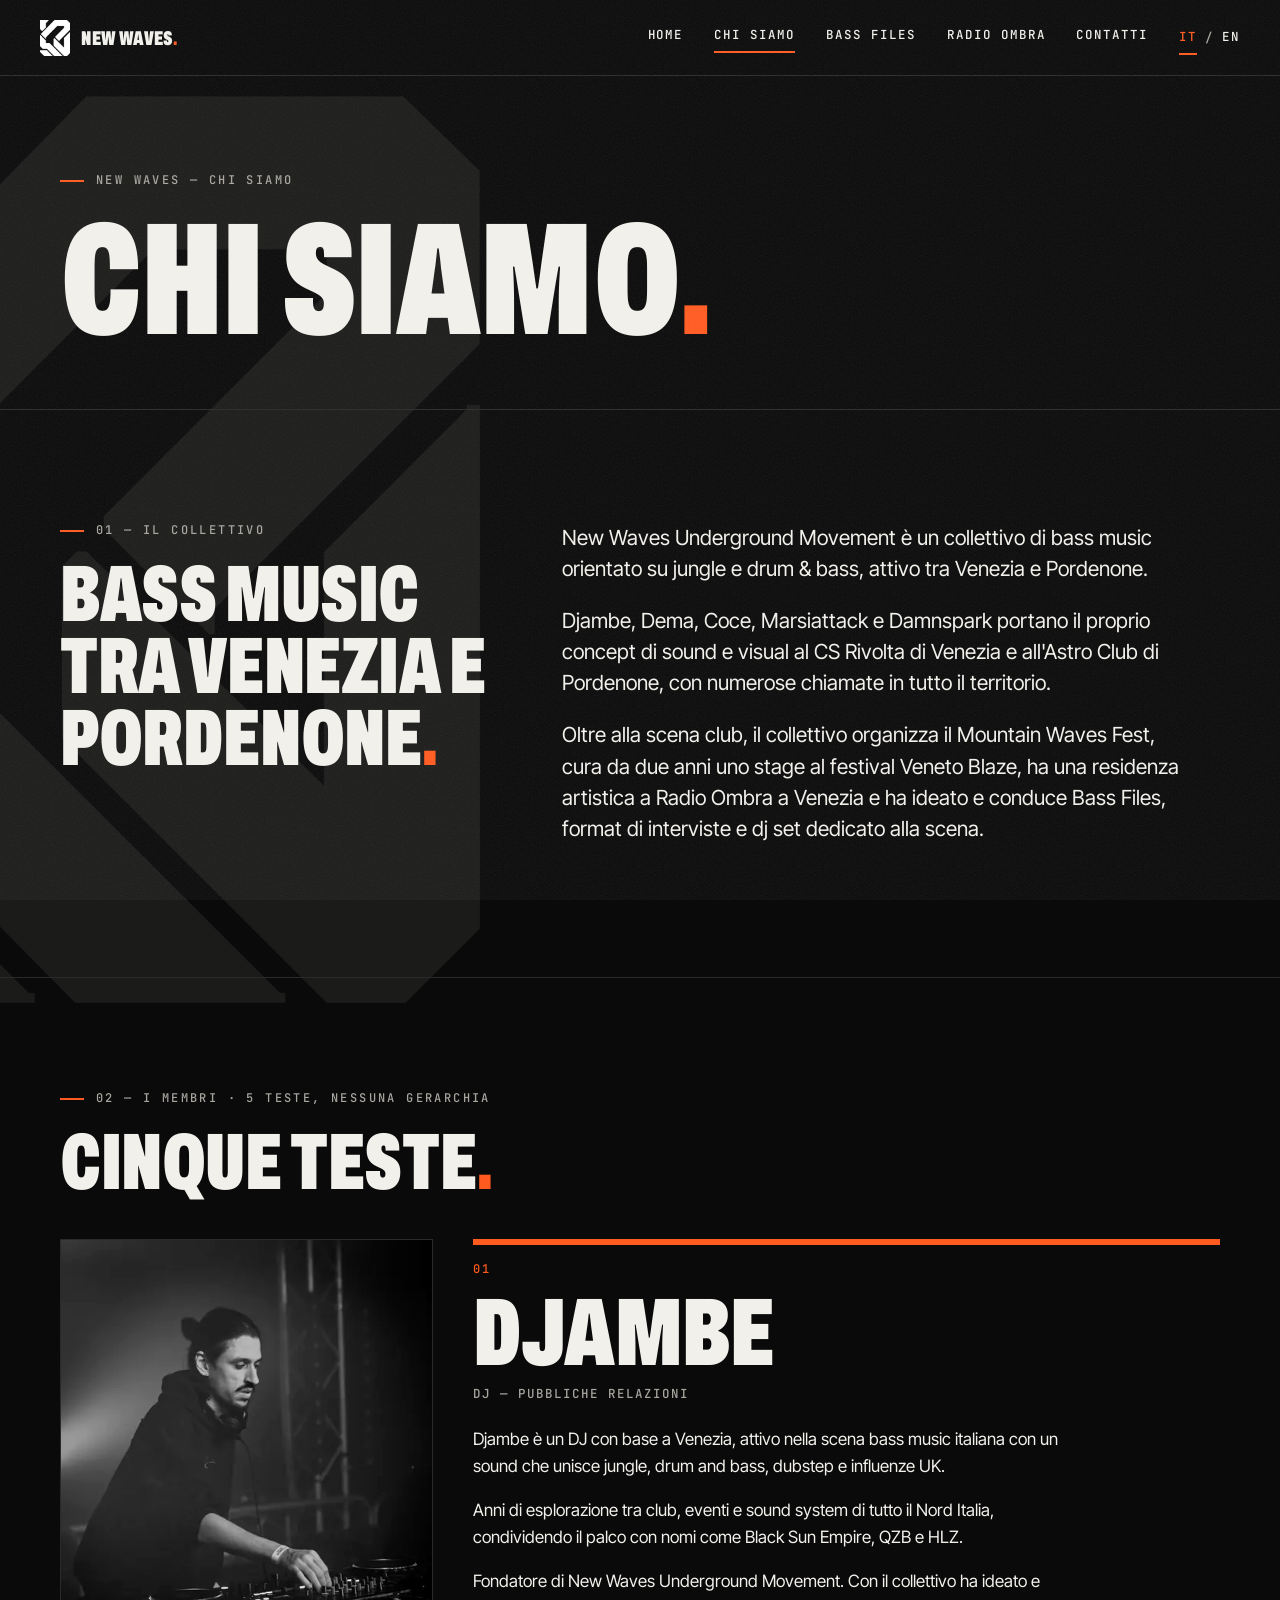
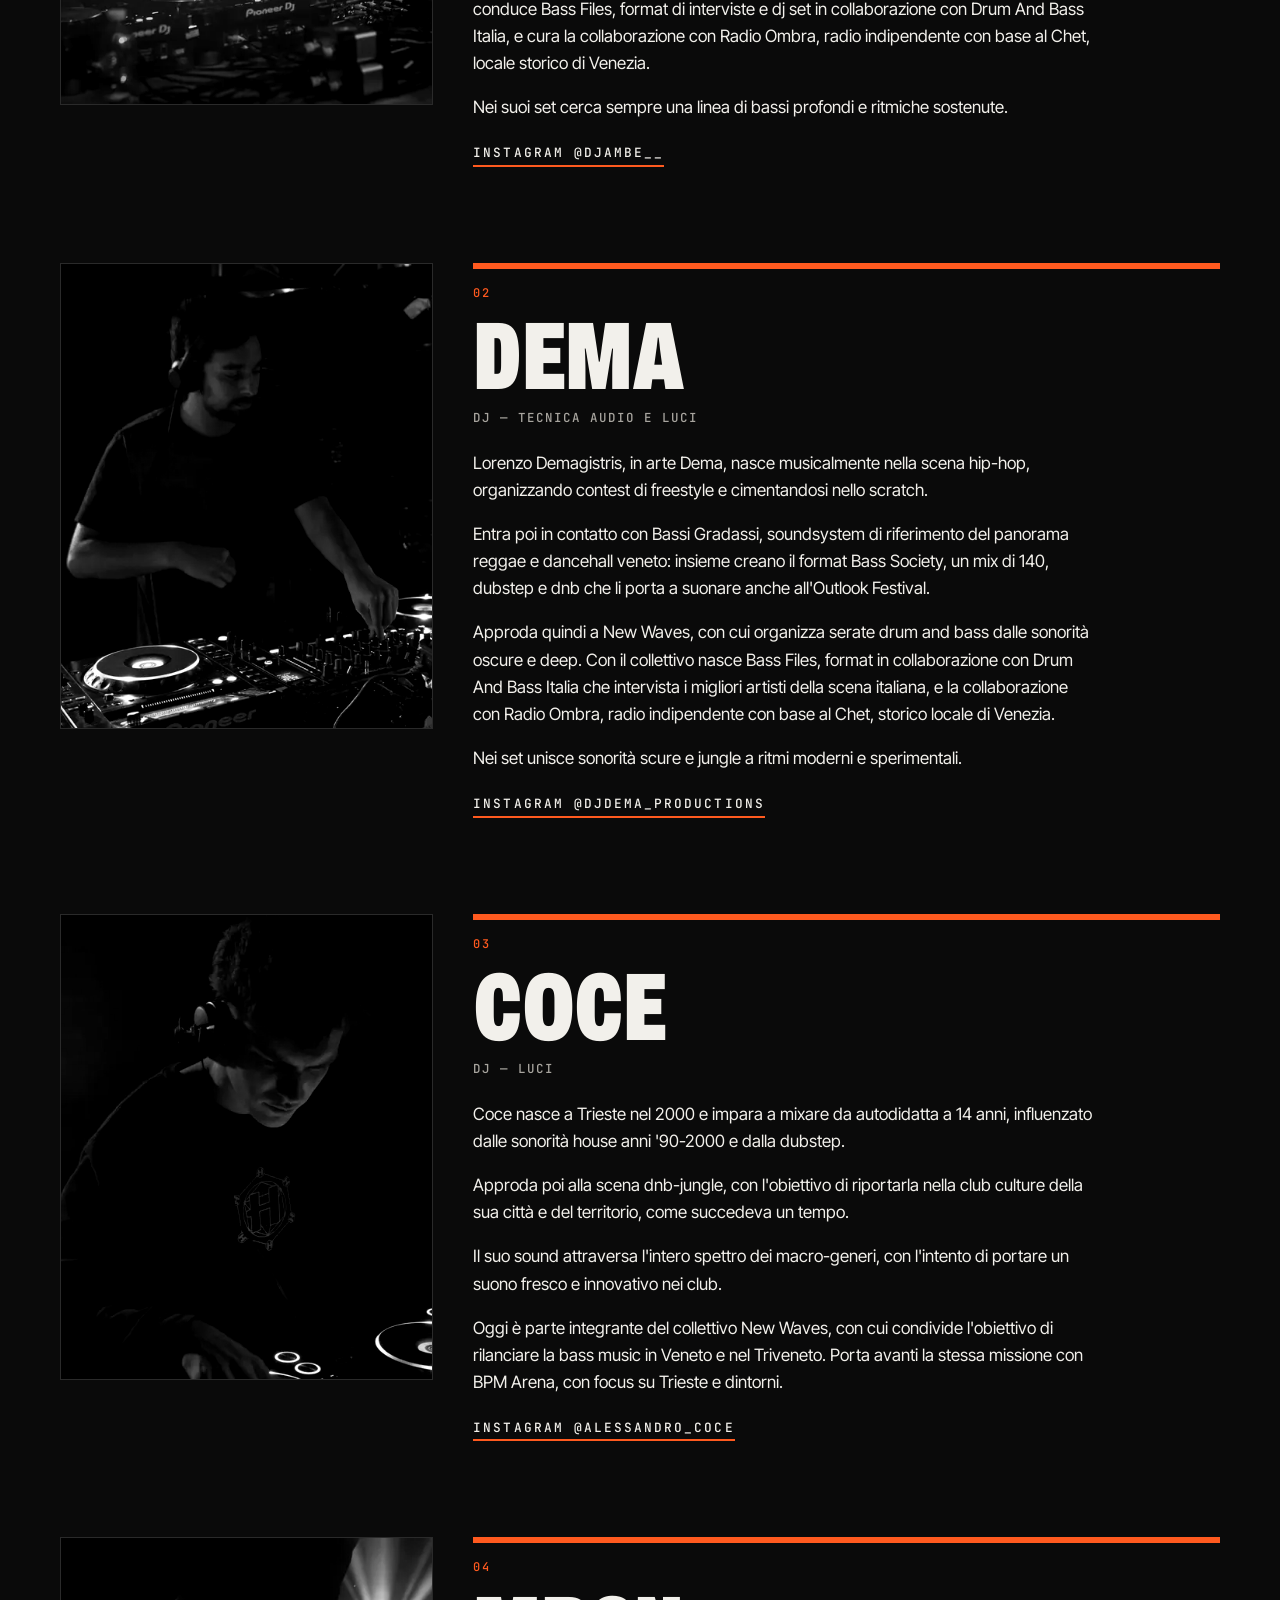
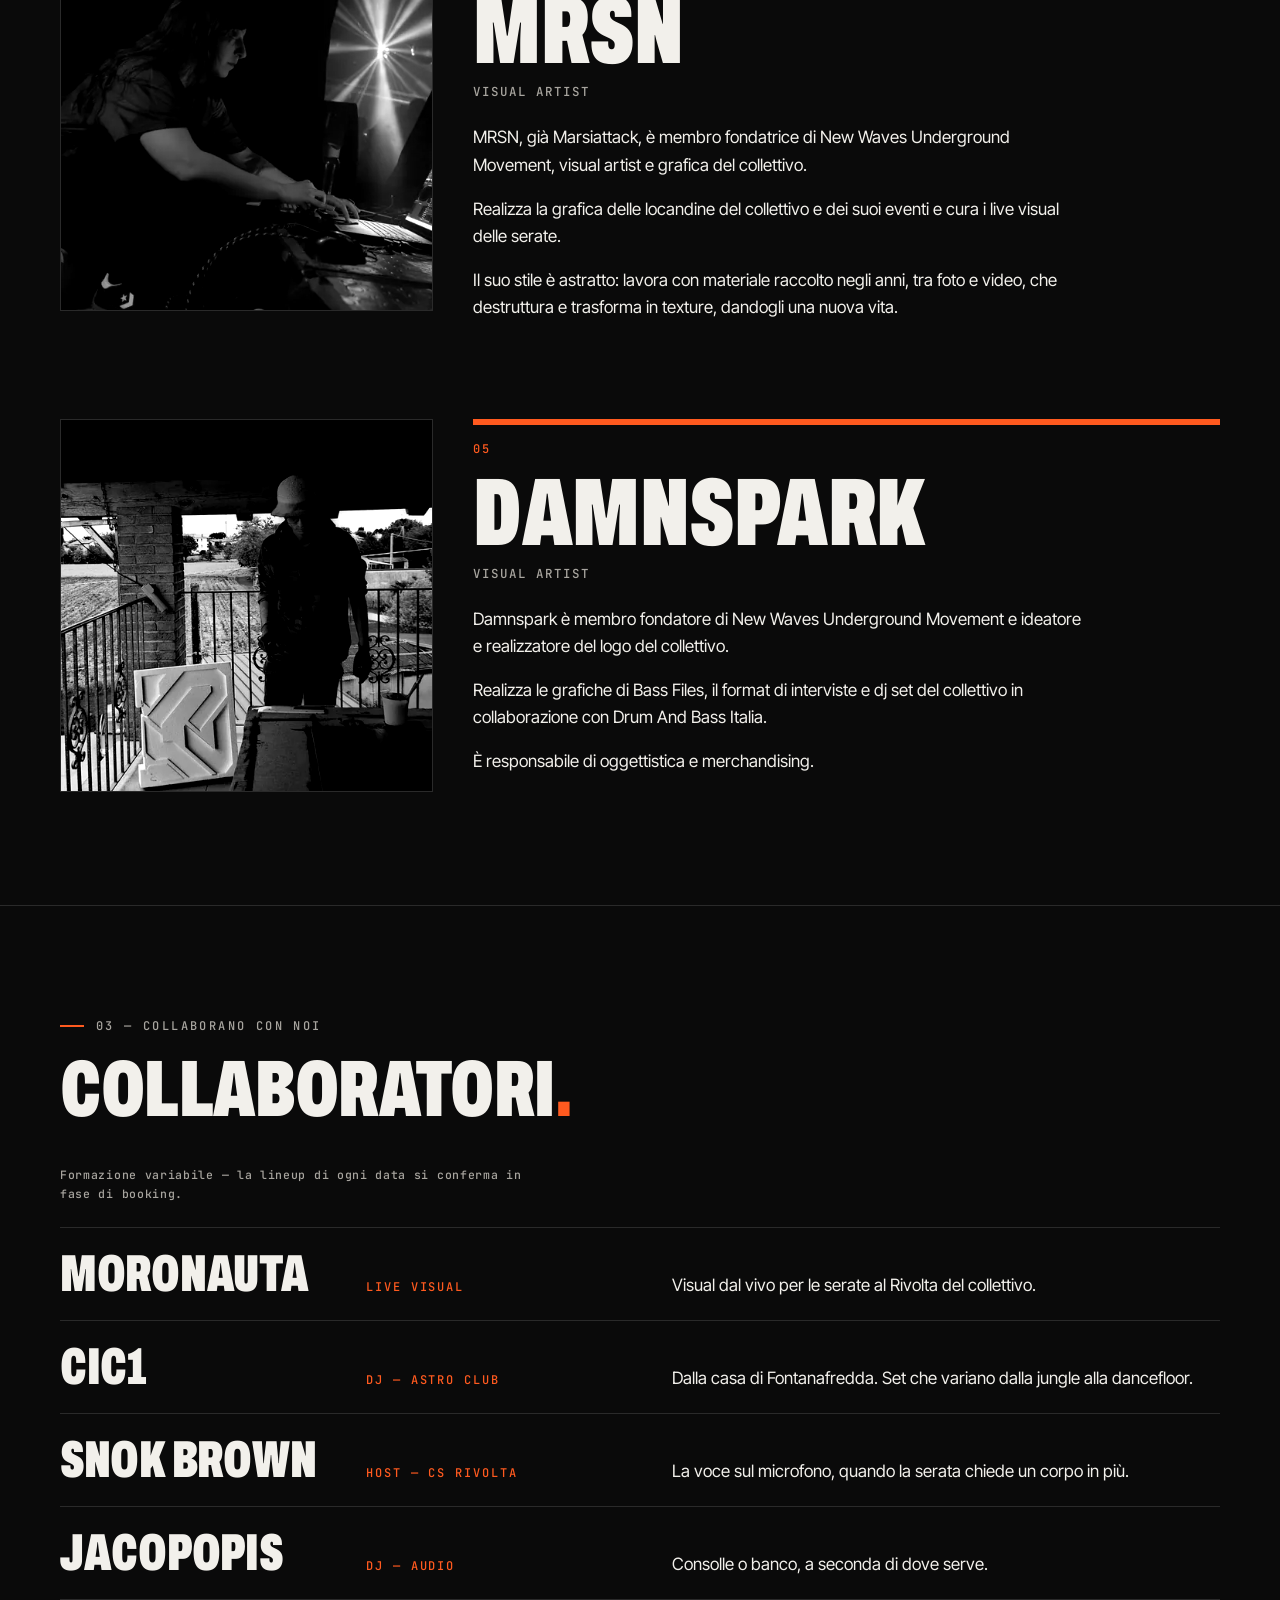
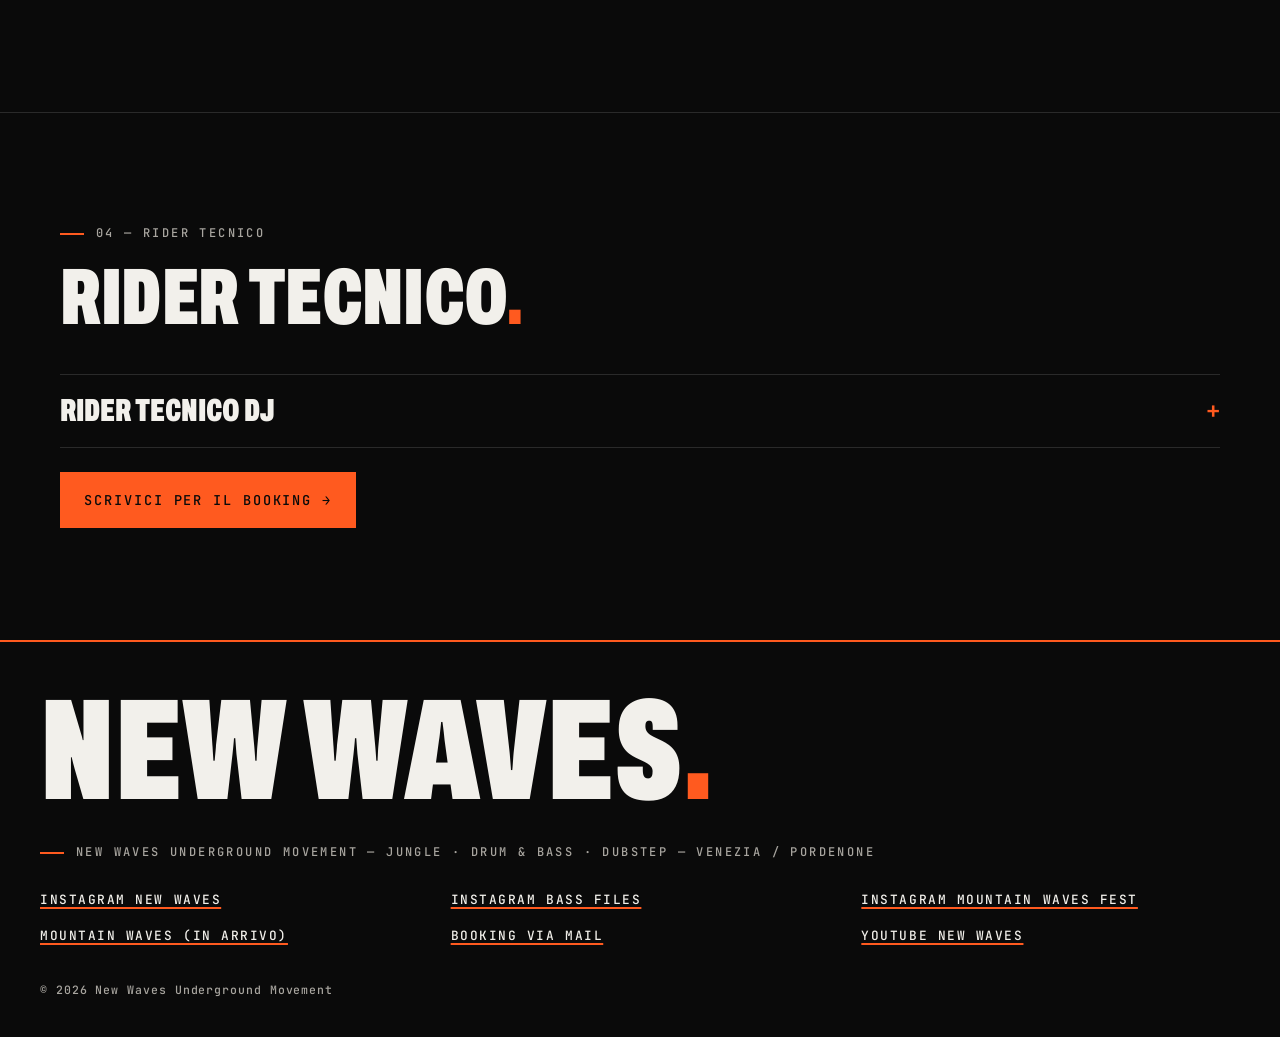
<file: chi-siamo/index.html>
<!doctype html>
<html lang="it">
<head>
  <meta charset="utf-8" />
  <meta name="viewport" content="width=device-width, initial-scale=1" />
  <title>Chi siamo — i 5 membri di New Waves Underground Movement</title>
  <meta name="description" content="Il collettivo New Waves Underground Movement e i suoi cinque membri: Djambe, Dema, Coce, MRSN e Damnspark. Bio, collaboratori e rider tecnico." />
  
  <meta name="theme-color" content="#0A0A0A" />
  <link rel="canonical" href="https://DOMINIO.TLD/chi-siamo/" />
  <link rel="alternate" hreflang="it" href="https://DOMINIO.TLD/chi-siamo/" />
  <link rel="alternate" hreflang="en" href="https://DOMINIO.TLD/en/about/" />
  <link rel="alternate" hreflang="x-default" href="https://DOMINIO.TLD/chi-siamo/" />
  <!-- Open Graph / Twitter -->
  <meta property="og:type" content="website" />
  <meta property="og:site_name" content="New Waves Underground Movement" />
  <meta property="og:locale" content="it_IT" />
  <meta property="og:locale:alternate" content="en_GB" />
  <meta property="og:title" content="Chi siamo — i 5 membri di New Waves Underground Movement" />
  <meta property="og:description" content="Il collettivo New Waves Underground Movement e i suoi cinque membri: Djambe, Dema, Coce, MRSN e Damnspark. Bio, collaboratori e rider tecnico." />
  <meta property="og:url" content="https://DOMINIO.TLD/chi-siamo/" />
  <meta property="og:image" content="https://DOMINIO.TLD/assets/img/og/og-default.jpg" /> <!-- TODO: creare 1200x630 -->
  <meta name="twitter:card" content="summary_large_image" />
  <link rel="icon" href="../assets/icons/favicon.svg" type="image/svg+xml" /> <!-- TODO: creare favicon -->
  <link rel="stylesheet" href="../css/style.css" />
  <link rel="preload" href="../assets/fonts/archivo-var.woff2" as="font" type="font/woff2" crossorigin />
  <script type="application/ld+json">
{
  "@context": "https://schema.org",
  "@graph": [
    {
      "@type": "WebSite",
      "@id": "https://DOMINIO.TLD/#website",
      "url": "https://DOMINIO.TLD/",
      "name": "New Waves Underground Movement",
      "inLanguage": "it-IT"
    },
    {
      "@type": "AboutPage",
      "@id": "https://DOMINIO.TLD/chi-siamo/#webpage",
      "url": "https://DOMINIO.TLD/chi-siamo/",
      "name": "Chi siamo",
      "inLanguage": "it-IT",
      "isPartOf": {
        "@id": "https://DOMINIO.TLD/#website"
      },
      "breadcrumb": {
        "@id": "https://DOMINIO.TLD/chi-siamo/#breadcrumb"
      },
      "about": {
        "@id": "https://DOMINIO.TLD/#group"
      }
    },
    {
      "@type": "BreadcrumbList",
      "@id": "https://DOMINIO.TLD/chi-siamo/#breadcrumb",
      "itemListElement": [
        {
          "@type": "ListItem",
          "position": 1,
          "name": "Home",
          "item": "https://DOMINIO.TLD/"
        },
        {
          "@type": "ListItem",
          "position": 2,
          "name": "Chi siamo",
          "item": "https://DOMINIO.TLD/chi-siamo/"
        }
      ]
    },
    {
      "@type": "MusicGroup",
      "@id": "https://DOMINIO.TLD/#group",
      "name": "New Waves Underground Movement",
      "url": "https://DOMINIO.TLD/",
      "member": [
        {
          "@id": "https://DOMINIO.TLD/chi-siamo/#djambe"
        },
        {
          "@id": "https://DOMINIO.TLD/chi-siamo/#dema"
        },
        {
          "@id": "https://DOMINIO.TLD/chi-siamo/#coce"
        },
        {
          "@id": "https://DOMINIO.TLD/chi-siamo/#mrsn"
        },
        {
          "@id": "https://DOMINIO.TLD/chi-siamo/#damnspark"
        }
      ]
    },
    {
      "@type": "Person",
      "@id": "https://DOMINIO.TLD/chi-siamo/#djambe",
      "name": "Djambe",
      "url": "https://DOMINIO.TLD/chi-siamo/#djambe",
      "jobTitle": "DJ — Pubbliche relazioni",
      "memberOf": {
        "@id": "https://DOMINIO.TLD/#group"
      },
      "image": "https://DOMINIO.TLD/assets/img/membri/djambe.webp",
      "sameAs": [
        "https://instagram.com/djambe__"
      ]
    },
    {
      "@type": "Person",
      "@id": "https://DOMINIO.TLD/chi-siamo/#dema",
      "name": "Dema",
      "url": "https://DOMINIO.TLD/chi-siamo/#dema",
      "jobTitle": "DJ — Tecnica audio e luci",
      "memberOf": {
        "@id": "https://DOMINIO.TLD/#group"
      },
      "alternateName": "Lorenzo Demagistris",
      "image": "https://DOMINIO.TLD/assets/img/membri/dema.webp",
      "sameAs": [
        "https://instagram.com/djdema_productions"
      ]
    },
    {
      "@type": "Person",
      "@id": "https://DOMINIO.TLD/chi-siamo/#coce",
      "name": "Coce",
      "url": "https://DOMINIO.TLD/chi-siamo/#coce",
      "jobTitle": "DJ — Luci",
      "memberOf": {
        "@id": "https://DOMINIO.TLD/#group"
      },
      "image": "https://DOMINIO.TLD/assets/img/membri/coce.webp",
      "sameAs": [
        "https://instagram.com/alessandro_coce"
      ]
    },
    {
      "@type": "Person",
      "@id": "https://DOMINIO.TLD/chi-siamo/#mrsn",
      "name": "MRSN",
      "url": "https://DOMINIO.TLD/chi-siamo/#mrsn",
      "jobTitle": "Visual artist",
      "memberOf": {
        "@id": "https://DOMINIO.TLD/#group"
      },
      "image": "https://DOMINIO.TLD/assets/img/membri/mrsn.webp"
    },
    {
      "@type": "Person",
      "@id": "https://DOMINIO.TLD/chi-siamo/#damnspark",
      "name": "Damnspark",
      "url": "https://DOMINIO.TLD/chi-siamo/#damnspark",
      "jobTitle": "Visual artist",
      "image": "https://DOMINIO.TLD/assets/img/membri/damnspark.webp",
      "memberOf": {
        "@id": "https://DOMINIO.TLD/#group"
      }
    }
  ]
}
  </script>
  <script src="../js/main.js" defer></script>
</head>
<body data-page="chi-siamo">
  <!-- HEADER: tenere identico in tutte le pagine (cambia solo aria-current e il prefisso dei percorsi) -->
  <a class="skip-link" href="#main">Vai al contenuto</a>
  <header class="site-header">
    <a class="brand" href="../" aria-label="New Waves — Home">
      <img src="../assets/img/brand/logo-mark-96.webp" width="30" height="36" alt="" aria-hidden="true" />
      <span class="brand__name">NEW WAVES<span class="dot">.</span></span>
    </a>
    <button class="nav-toggle" type="button" aria-expanded="false" aria-controls="site-nav">Menu</button>
    <nav id="site-nav" class="site-nav" aria-label="Principale">
      <ul><li><a href="../">Home</a></li><li><a href="../chi-siamo/" aria-current="page">Chi siamo</a></li><li><a href="../bass-files/">Bass Files</a></li><li><a href="../radio-ombra/">Radio Ombra</a></li><li><a href="../contatti/">Contatti</a></li><li class="lang-switch"><span aria-current="true">IT</span><span class="lang-switch__sep" aria-hidden="true">/</span><a href="../en/about/" lang="en" hreflang="en" aria-label="Switch language: English">EN</a></li></ul>
    </nav>
  </header>

  <main id="main">
    <!-- sfondo decorativo: logo New Waves (maschera CSS, vedi css/style.css) -->
    <div class="bf-bg" aria-hidden="true"><span class="bf-bg__nw"></span></div>
    <header class="page-head"><p class="label">New Waves — Chi siamo</p><h1>Chi siamo<span class="dot">.</span></h1></header>

    <section class="about" aria-labelledby="collettivo">
      <div><p class="label">01 — Il collettivo</p><h2 id="collettivo">Bass music tra Venezia e Pordenone<span class="dot">.</span></h2></div>
      <div class="about__text">
        <p>New Waves Underground Movement è un collettivo di bass music orientato su jungle e drum &amp; bass, attivo tra Venezia e Pordenone.</p>
        <p>Djambe, Dema, Coce, Marsiattack e Damnspark portano il proprio concept di sound e visual al CS Rivolta di Venezia e all'Astro Club di Pordenone, con numerose chiamate in tutto il territorio.</p>
        <p>Oltre alla scena club, il collettivo organizza il Mountain Waves Fest, cura da due anni uno stage al festival Veneto Blaze, ha una residenza artistica a Radio Ombra a Venezia e ha ideato e conduce Bass Files, format di interviste e dj set dedicato alla scena.</p>
      </div>
    </section>

    <section aria-labelledby="membri"><p class="label">02 — I membri · 5 teste, nessuna gerarchia</p><h2 id="membri">Cinque teste<span class="dot">.</span></h2>
      <!-- TODO: Instagram di MRSN e Damnspark -->
      <div class="member-grid">
      <article class="member" id="djambe">
        <div class="photo-slot"><img src="../assets/img/membri/djambe-480.webp" srcset="../assets/img/membri/djambe-480.webp 480w, ../assets/img/membri/djambe.webp 1400w" sizes="(min-width: 768px) 33vw, 62vw" width="1400" height="1742" alt="Djambe dietro la consolle durante un set" loading="lazy" decoding="async" /></div>
        <div class="member__body">
          <p class="member__n">01</p>
          <h3>Djambe</h3>
          <p class="member__role">DJ — Pubbliche relazioni</p>
          <p>Djambe è un DJ con base a Venezia, attivo nella scena bass music italiana con un sound che unisce jungle, drum and bass, dubstep e influenze UK.</p><p>Anni di esplorazione tra club, eventi e sound system di tutto il Nord Italia, condividendo il palco con nomi come Black Sun Empire, QZB e HLZ.</p><p>Fondatore di New Waves Underground Movement. Con il collettivo ha ideato e conduce Bass Files, format di interviste e dj set in collaborazione con Drum And Bass Italia, e cura la collaborazione con Radio Ombra, radio indipendente con base al Chet, locale storico di Venezia.</p><p>Nei suoi set cerca sempre una linea di bassi profondi e ritmiche sostenute.</p>
          <p><a class="link-arrow" href="https://instagram.com/djambe__" target="_blank" rel="noopener">Instagram @djambe__</a></p>
        </div>
      </article>
      <article class="member" id="dema">
        <div class="photo-slot"><img src="../assets/img/membri/dema-480.webp" srcset="../assets/img/membri/dema-480.webp 480w, ../assets/img/membri/dema.webp 1400w" sizes="(min-width: 768px) 33vw, 62vw" width="1400" height="1742" alt="Dema al mixer durante un set" loading="lazy" decoding="async" /></div>
        <div class="member__body">
          <p class="member__n">02</p>
          <h3>Dema</h3>
          <p class="member__role">DJ — Tecnica audio e luci</p>
          <p>Lorenzo Demagistris, in arte Dema, nasce musicalmente nella scena hip-hop, organizzando contest di freestyle e cimentandosi nello scratch.</p><p>Entra poi in contatto con Bassi Gradassi, soundsystem di riferimento del panorama reggae e dancehall veneto: insieme creano il format Bass Society, un mix di 140, dubstep e dnb che li porta a suonare anche all'Outlook Festival.</p><p>Approda quindi a New Waves, con cui organizza serate drum and bass dalle sonorità oscure e deep. Con il collettivo nasce Bass Files, format in collaborazione con Drum And Bass Italia che intervista i migliori artisti della scena italiana, e la collaborazione con Radio Ombra, radio indipendente con base al Chet, storico locale di Venezia.</p><p>Nei set unisce sonorità scure e jungle a ritmi moderni e sperimentali.</p>
          <p><a class="link-arrow" href="https://instagram.com/djdema_productions" target="_blank" rel="noopener">Instagram @djdema_productions</a></p>
        </div>
      </article>
      <article class="member" id="coce">
        <div class="photo-slot"><img src="../assets/img/membri/coce-480.webp" srcset="../assets/img/membri/coce-480.webp 480w, ../assets/img/membri/coce.webp 1400w" sizes="(min-width: 768px) 33vw, 62vw" width="1400" height="1742" alt="Coce in cuffia dietro la consolle" loading="lazy" decoding="async" /></div>
        <div class="member__body">
          <p class="member__n">03</p>
          <h3>Coce</h3>
          <p class="member__role">DJ — Luci</p>
          <p>Coce nasce a Trieste nel 2000 e impara a mixare da autodidatta a 14 anni, influenzato dalle sonorità house anni '90-2000 e dalla dubstep.</p><p>Approda poi alla scena dnb-jungle, con l'obiettivo di riportarla nella club culture della sua città e del territorio, come succedeva un tempo.</p><p>Il suo sound attraversa l'intero spettro dei macro-generi, con l'intento di portare un suono fresco e innovativo nei club.</p><p>Oggi è parte integrante del collettivo New Waves, con cui condivide l'obiettivo di rilanciare la bass music in Veneto e nel Triveneto. Porta avanti la stessa missione con BPM Arena, con focus su Trieste e dintorni.</p>
          <p><a class="link-arrow" href="https://instagram.com/alessandro_coce" target="_blank" rel="noopener">Instagram @alessandro_coce</a></p>
        </div>
      </article>
      <article class="member member--short" id="mrsn">
        <div class="photo-slot"><img src="../assets/img/membri/mrsn-480.webp" srcset="../assets/img/membri/mrsn-480.webp 480w, ../assets/img/membri/mrsn.webp 1400w" sizes="(min-width: 768px) 33vw, 62vw" width="1400" height="1400" alt="MRSN al computer durante una serata, con le luci di scena" loading="lazy" decoding="async" /></div>
        <div class="member__body">
          <p class="member__n">04</p>
          <h3>MRSN</h3>
          <p class="member__role">Visual artist</p>
          <p>MRSN, già Marsiattack, è membro fondatrice di New Waves Underground Movement, visual artist e grafica del collettivo.</p><p>Realizza la grafica delle locandine del collettivo e dei suoi eventi e cura i live visual delle serate.</p><p>Il suo stile è astratto: lavora con materiale raccolto negli anni, tra foto e video, che destruttura e trasforma in texture, dandogli una nuova vita.</p>
          <!-- TODO: Instagram (da fornire) -->
        </div>
      </article>
      <article class="member member--short" id="damnspark">
        <div class="photo-slot"><img src="../assets/img/membri/damnspark-480.webp" srcset="../assets/img/membri/damnspark-480.webp 480w, ../assets/img/membri/damnspark.webp 1400w" sizes="(min-width: 768px) 33vw, 62vw" width="1400" height="1400" alt="Damnspark con il cappello, in piedi accanto a un tavolo; in primo piano un pannello bianco con il logo di New Waves in rilievo" loading="lazy" decoding="async" /></div>
        <div class="member__body">
          <p class="member__n">05</p>
          <h3>Damnspark</h3>
          <p class="member__role">Visual artist</p>
          <p>Damnspark è membro fondatore di New Waves Underground Movement e ideatore e realizzatore del logo del collettivo.</p><p>Realizza le grafiche di Bass Files, il format di interviste e dj set del collettivo in collaborazione con Drum And Bass Italia.</p><p>È responsabile di oggettistica e merchandising.</p>
          <!-- TODO: Instagram (da fornire) -->
        </div>
      </article>
      </div>
    </section>

    <section aria-labelledby="collaboratori"><p class="label">03 — Collaborano con noi</p><h2 id="collaboratori">Collaboratori<span class="dot">.</span></h2>
      <p class="media-note">Formazione variabile — la lineup di ogni data si conferma in fase di booking.</p>
      <ul class="collab-list">
        <li class="collab"><h3>Moronauta</h3><p class="collab__role">Live visual</p><p>Visual dal vivo per le serate al Rivolta del collettivo.</p></li>
        <li class="collab"><h3>CIC1</h3><p class="collab__role">DJ — Astro Club</p><p>Dalla casa di Fontanafredda. Set che variano dalla jungle alla dancefloor.</p></li>
        <li class="collab"><h3>Snok Brown</h3><p class="collab__role">Host — CS Rivolta</p><p>La voce sul microfono, quando la serata chiede un corpo in più.</p></li>
        <li class="collab"><h3>Jacopopis</h3><p class="collab__role">DJ — Audio</p><p>Consolle o banco, a seconda di dove serve.</p></li>
      </ul>
    </section>

    <section aria-labelledby="rider"><p class="label">04 — Rider tecnico</p><h2 id="rider">Rider tecnico<span class="dot">.</span></h2>
      <details class="accordion">
        <summary>Rider tecnico DJ</summary>
        <div class="accordion__body">
          <ul>
            <li><strong>Mixer:</strong> Pioneer DJM-900NXS (o superiore)</li>
            <li><strong>Player:</strong> 3× Pioneer CDJ-2000NXS2 (o superiori — preferibilmente 4 in caso di b2b)</li>
          </ul>
          <p>Esigenze diverse si concordano in fase di booking.</p>
        </div>
      </details>
      <div class="btn-row"><a class="btn" href="mailto:newwavesundergroundmovement@gmail.com?subject=Booking%20New%20Waves">Scrivici per il booking →</a></div>
    </section>
  </main>

  <!-- FOOTER: tenere identico in tutte le pagine -->
  <footer class="site-footer">
    <p class="footer-big" aria-hidden="true">NEW WAVES<span class="dot">.</span></p>
    <p class="label">New Waves Underground Movement — Jungle · Drum &amp; Bass · Dubstep — Venezia / Pordenone</p>
    <ul class="footer-links">
      <li><a href="https://instagram.com/newwaves_um" target="_blank" rel="noopener">Instagram New Waves</a></li>
      <li><a href="https://instagram.com/bass_files_italia" target="_blank" rel="noopener">Instagram Bass Files</a></li>
      <li><a href="https://instagram.com/mountainwavesfest" target="_blank" rel="noopener">Instagram Mountain Waves Fest</a></li>
      <li><a href="../mountain-waves/">Mountain Waves (in arrivo)</a></li>
      <li><a href="mailto:newwavesundergroundmovement@gmail.com?subject=Booking%20New%20Waves">Booking via mail</a></li>
      <li><a href="https://www.youtube.com/@Newwaves_undergroundmovement" target="_blank" rel="noopener">YouTube New Waves</a></li>
      <!-- TODO: link canale SoundCloud (da data/media.json -> channels) -->
    </ul>
    <p class="legal">© 2026 New Waves Underground Movement</p>
  </footer>
</body>
</html>
</file>
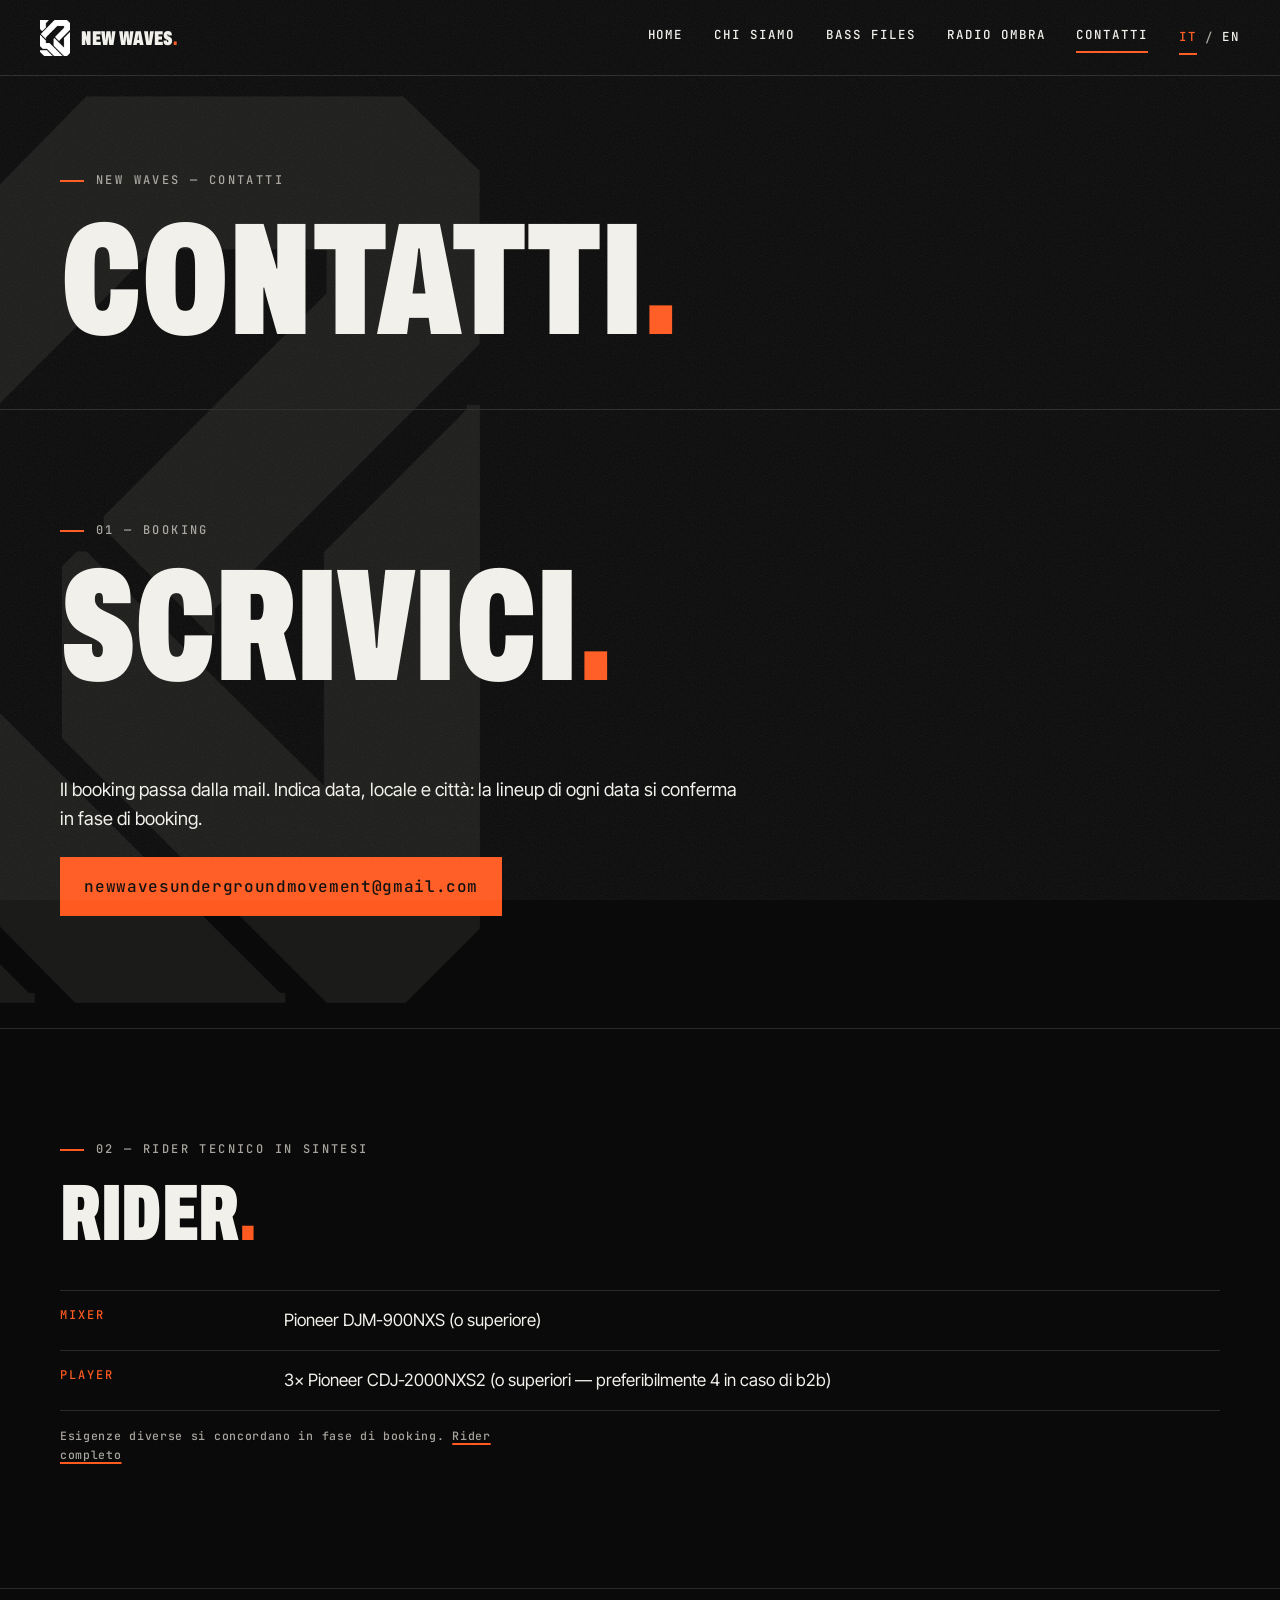
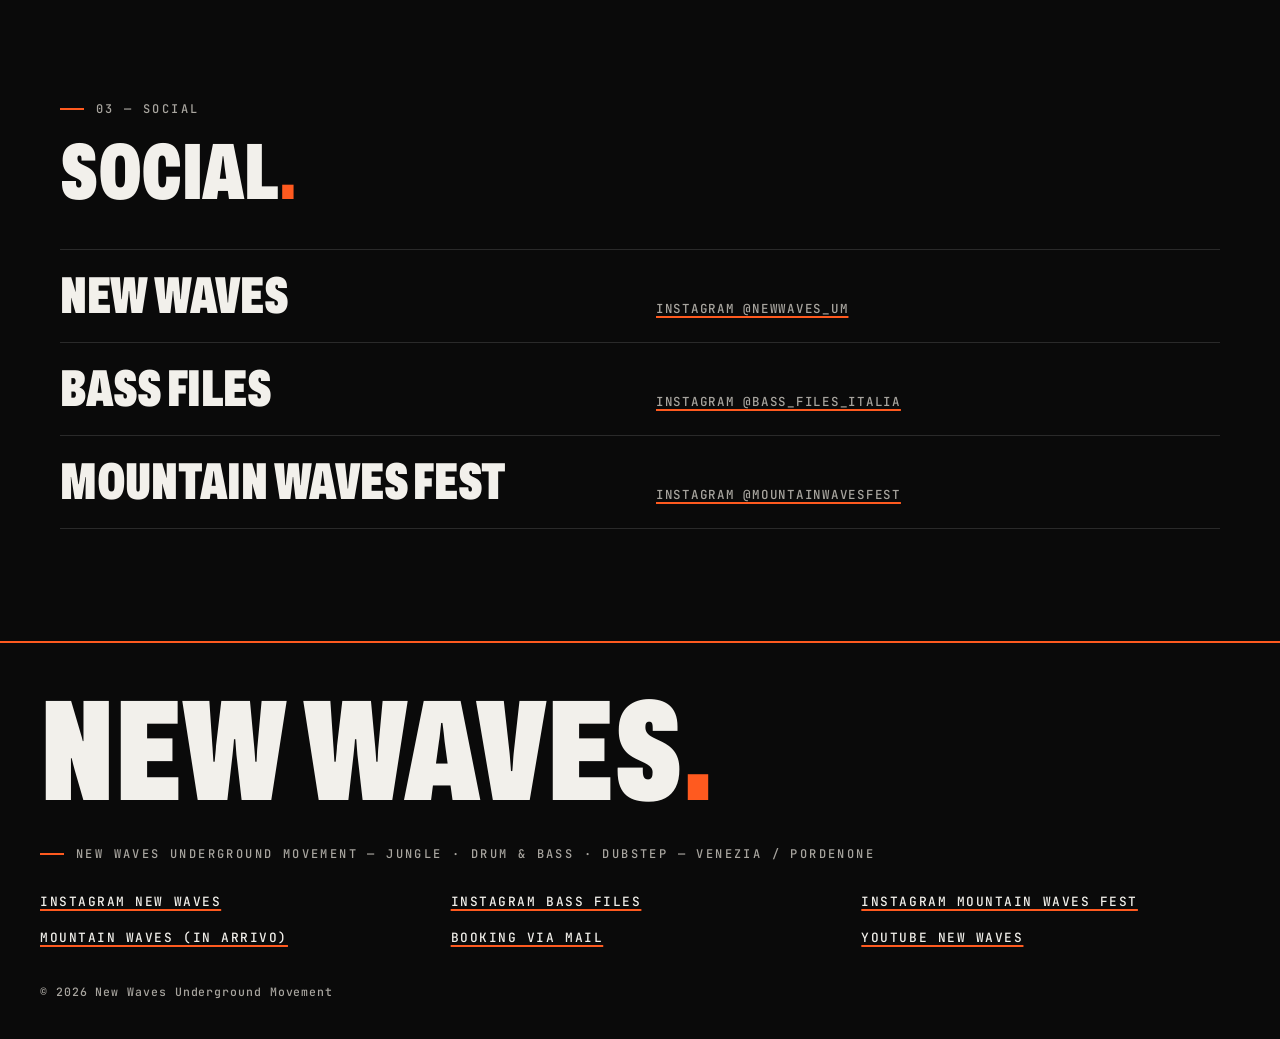
<file: contatti/index.html>
<!doctype html>
<html lang="it">
<head>
  <meta charset="utf-8" />
  <meta name="viewport" content="width=device-width, initial-scale=1" />
  <title>Contatti e booking — New Waves Underground Movement</title>
  <meta name="description" content="Booking e contatti di New Waves Underground Movement: scrivi via mail per date e collaborazioni. Rider tecnico DJ in sintesi e profili Instagram." />
  
  <meta name="theme-color" content="#0A0A0A" />
  <link rel="canonical" href="https://DOMINIO.TLD/contatti/" />
  <link rel="alternate" hreflang="it" href="https://DOMINIO.TLD/contatti/" />
  <link rel="alternate" hreflang="en" href="https://DOMINIO.TLD/en/contact/" />
  <link rel="alternate" hreflang="x-default" href="https://DOMINIO.TLD/contatti/" />
  <!-- Open Graph / Twitter -->
  <meta property="og:type" content="website" />
  <meta property="og:site_name" content="New Waves Underground Movement" />
  <meta property="og:locale" content="it_IT" />
  <meta property="og:locale:alternate" content="en_GB" />
  <meta property="og:title" content="Contatti e booking — New Waves Underground Movement" />
  <meta property="og:description" content="Booking e contatti di New Waves Underground Movement: scrivi via mail per date e collaborazioni. Rider tecnico DJ in sintesi e profili Instagram." />
  <meta property="og:url" content="https://DOMINIO.TLD/contatti/" />
  <meta property="og:image" content="https://DOMINIO.TLD/assets/img/og/og-default.jpg" /> <!-- TODO: creare 1200x630 -->
  <meta name="twitter:card" content="summary_large_image" />
  <link rel="icon" href="../assets/icons/favicon.svg" type="image/svg+xml" /> <!-- TODO: creare favicon -->
  <link rel="stylesheet" href="../css/style.css" />
  <link rel="preload" href="../assets/fonts/archivo-var.woff2" as="font" type="font/woff2" crossorigin />
  <script type="application/ld+json">
{
  "@context": "https://schema.org",
  "@graph": [
    {
      "@type": "WebSite",
      "@id": "https://DOMINIO.TLD/#website",
      "url": "https://DOMINIO.TLD/",
      "name": "New Waves Underground Movement",
      "inLanguage": "it-IT"
    },
    {
      "@type": "ContactPage",
      "@id": "https://DOMINIO.TLD/contatti/#webpage",
      "url": "https://DOMINIO.TLD/contatti/",
      "name": "Contatti e booking",
      "inLanguage": "it-IT",
      "isPartOf": {
        "@id": "https://DOMINIO.TLD/#website"
      },
      "breadcrumb": {
        "@id": "https://DOMINIO.TLD/contatti/#breadcrumb"
      },
      "about": {
        "@id": "https://DOMINIO.TLD/#group"
      }
    },
    {
      "@type": "BreadcrumbList",
      "@id": "https://DOMINIO.TLD/contatti/#breadcrumb",
      "itemListElement": [
        {
          "@type": "ListItem",
          "position": 1,
          "name": "Home",
          "item": "https://DOMINIO.TLD/"
        },
        {
          "@type": "ListItem",
          "position": 2,
          "name": "Contatti",
          "item": "https://DOMINIO.TLD/contatti/"
        }
      ]
    },
    {
      "@type": "MusicGroup",
      "@id": "https://DOMINIO.TLD/#group",
      "name": "New Waves Underground Movement",
      "url": "https://DOMINIO.TLD/",
      "sameAs": [
        "https://instagram.com/newwaves_um",
        "https://instagram.com/mountainwavesfest",
        "https://instagram.com/bass_files_italia"
      ],
      "contactPoint": {
        "@type": "ContactPoint",
        "contactType": "booking",
        "email": "newwavesundergroundmovement@gmail.com",
        "availableLanguage": "it"
      }
    }
  ]
}
  </script>
  <script src="../js/main.js" defer></script>
</head>
<body data-page="contatti">
  <!-- HEADER: tenere identico in tutte le pagine (cambia solo aria-current e il prefisso dei percorsi) -->
  <a class="skip-link" href="#main">Vai al contenuto</a>
  <header class="site-header">
    <a class="brand" href="../" aria-label="New Waves — Home">
      <img src="../assets/img/brand/logo-mark-96.webp" width="30" height="36" alt="" aria-hidden="true" />
      <span class="brand__name">NEW WAVES<span class="dot">.</span></span>
    </a>
    <button class="nav-toggle" type="button" aria-expanded="false" aria-controls="site-nav">Menu</button>
    <nav id="site-nav" class="site-nav" aria-label="Principale">
      <ul><li><a href="../">Home</a></li><li><a href="../chi-siamo/">Chi siamo</a></li><li><a href="../bass-files/">Bass Files</a></li><li><a href="../radio-ombra/">Radio Ombra</a></li><li><a href="../contatti/" aria-current="page">Contatti</a></li><li class="lang-switch"><span aria-current="true">IT</span><span class="lang-switch__sep" aria-hidden="true">/</span><a href="../en/contact/" lang="en" hreflang="en" aria-label="Switch language: English">EN</a></li></ul>
    </nav>
  </header>

  <main id="main">
    <!-- sfondo decorativo: logo New Waves (maschera CSS, vedi css/style.css) -->
    <div class="bf-bg" aria-hidden="true"><span class="bf-bg__nw"></span></div>
    <header class="page-head"><p class="label">New Waves — Contatti</p><h1>Contatti<span class="dot">.</span></h1></header>

    <section class="cta-booking" aria-labelledby="booking"><p class="label">01 — Booking</p><h2 id="booking">Scrivici<span class="dot">.</span></h2>
      <p>Il booking passa dalla mail. Indica data, locale e città: la lineup di ogni data si conferma in fase di booking.</p>
      <div class="btn-row"><a class="btn btn--mail" href="mailto:newwavesundergroundmovement@gmail.com?subject=Booking%20New%20Waves">newwavesundergroundmovement@gmail.com</a></div>
    </section>

    <section aria-labelledby="rider"><p class="label">02 — Rider tecnico in sintesi</p><h2 id="rider">Rider<span class="dot">.</span></h2>
      <ul class="spec-list">
        <li><span class="spec__k">Mixer</span><span>Pioneer DJM-900NXS (o superiore)</span></li>
        <li><span class="spec__k">Player</span><span>3× Pioneer CDJ-2000NXS2 (o superiori — preferibilmente 4 in caso di b2b)</span></li>
      </ul>
      <p class="media-note">Esigenze diverse si concordano in fase di booking. <a href="../chi-siamo/#rider">Rider completo</a></p>
    </section>

    <section aria-labelledby="social"><p class="label">03 — Social</p><h2 id="social">Social<span class="dot">.</span></h2>
      <ul class="venue-list">
        <li><h3>New Waves</h3><p class="venue__where"><a href="https://instagram.com/newwaves_um" target="_blank" rel="noopener">Instagram @newwaves_um</a></p></li>
        <li><h3>Bass Files</h3><p class="venue__where"><a href="https://instagram.com/bass_files_italia" target="_blank" rel="noopener">Instagram @bass_files_italia</a></p></li>
        <li><h3>Mountain Waves Fest</h3><p class="venue__where"><a href="https://instagram.com/mountainwavesfest" target="_blank" rel="noopener">Instagram @mountainwavesfest</a></p></li>
      </ul>
      <!-- Telefoni personali di Djambe e Dema NON pubblicati. Cartelle Drive del Press Kit NON linkate. -->
    </section>
  </main>

  <!-- FOOTER: tenere identico in tutte le pagine -->
  <footer class="site-footer">
    <p class="footer-big" aria-hidden="true">NEW WAVES<span class="dot">.</span></p>
    <p class="label">New Waves Underground Movement — Jungle · Drum &amp; Bass · Dubstep — Venezia / Pordenone</p>
    <ul class="footer-links">
      <li><a href="https://instagram.com/newwaves_um" target="_blank" rel="noopener">Instagram New Waves</a></li>
      <li><a href="https://instagram.com/bass_files_italia" target="_blank" rel="noopener">Instagram Bass Files</a></li>
      <li><a href="https://instagram.com/mountainwavesfest" target="_blank" rel="noopener">Instagram Mountain Waves Fest</a></li>
      <li><a href="../mountain-waves/">Mountain Waves (in arrivo)</a></li>
      <li><a href="mailto:newwavesundergroundmovement@gmail.com?subject=Booking%20New%20Waves">Booking via mail</a></li>
      <li><a href="https://www.youtube.com/@Newwaves_undergroundmovement" target="_blank" rel="noopener">YouTube New Waves</a></li>
      <!-- TODO: link canale SoundCloud (da data/media.json -> channels) -->
    </ul>
    <p class="legal">© 2026 New Waves Underground Movement</p>
  </footer>
</body>
</html>
</file>
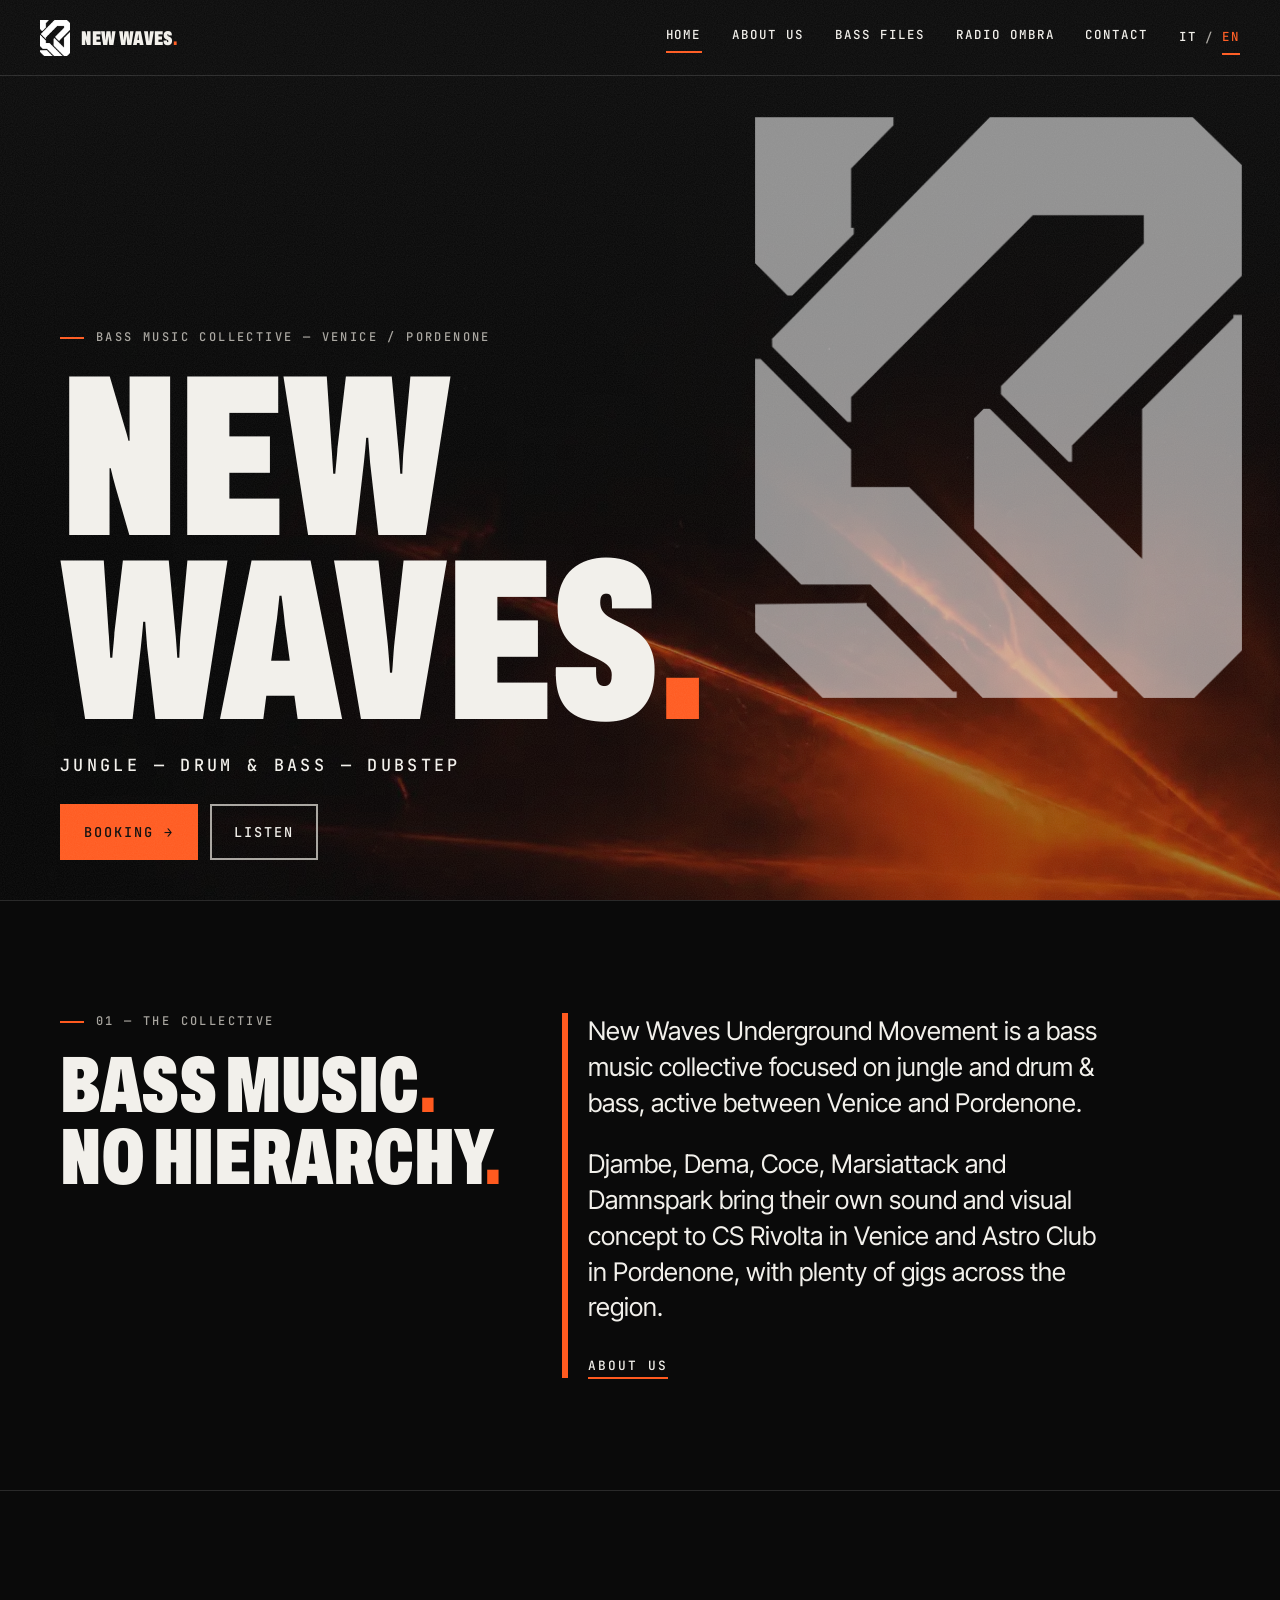
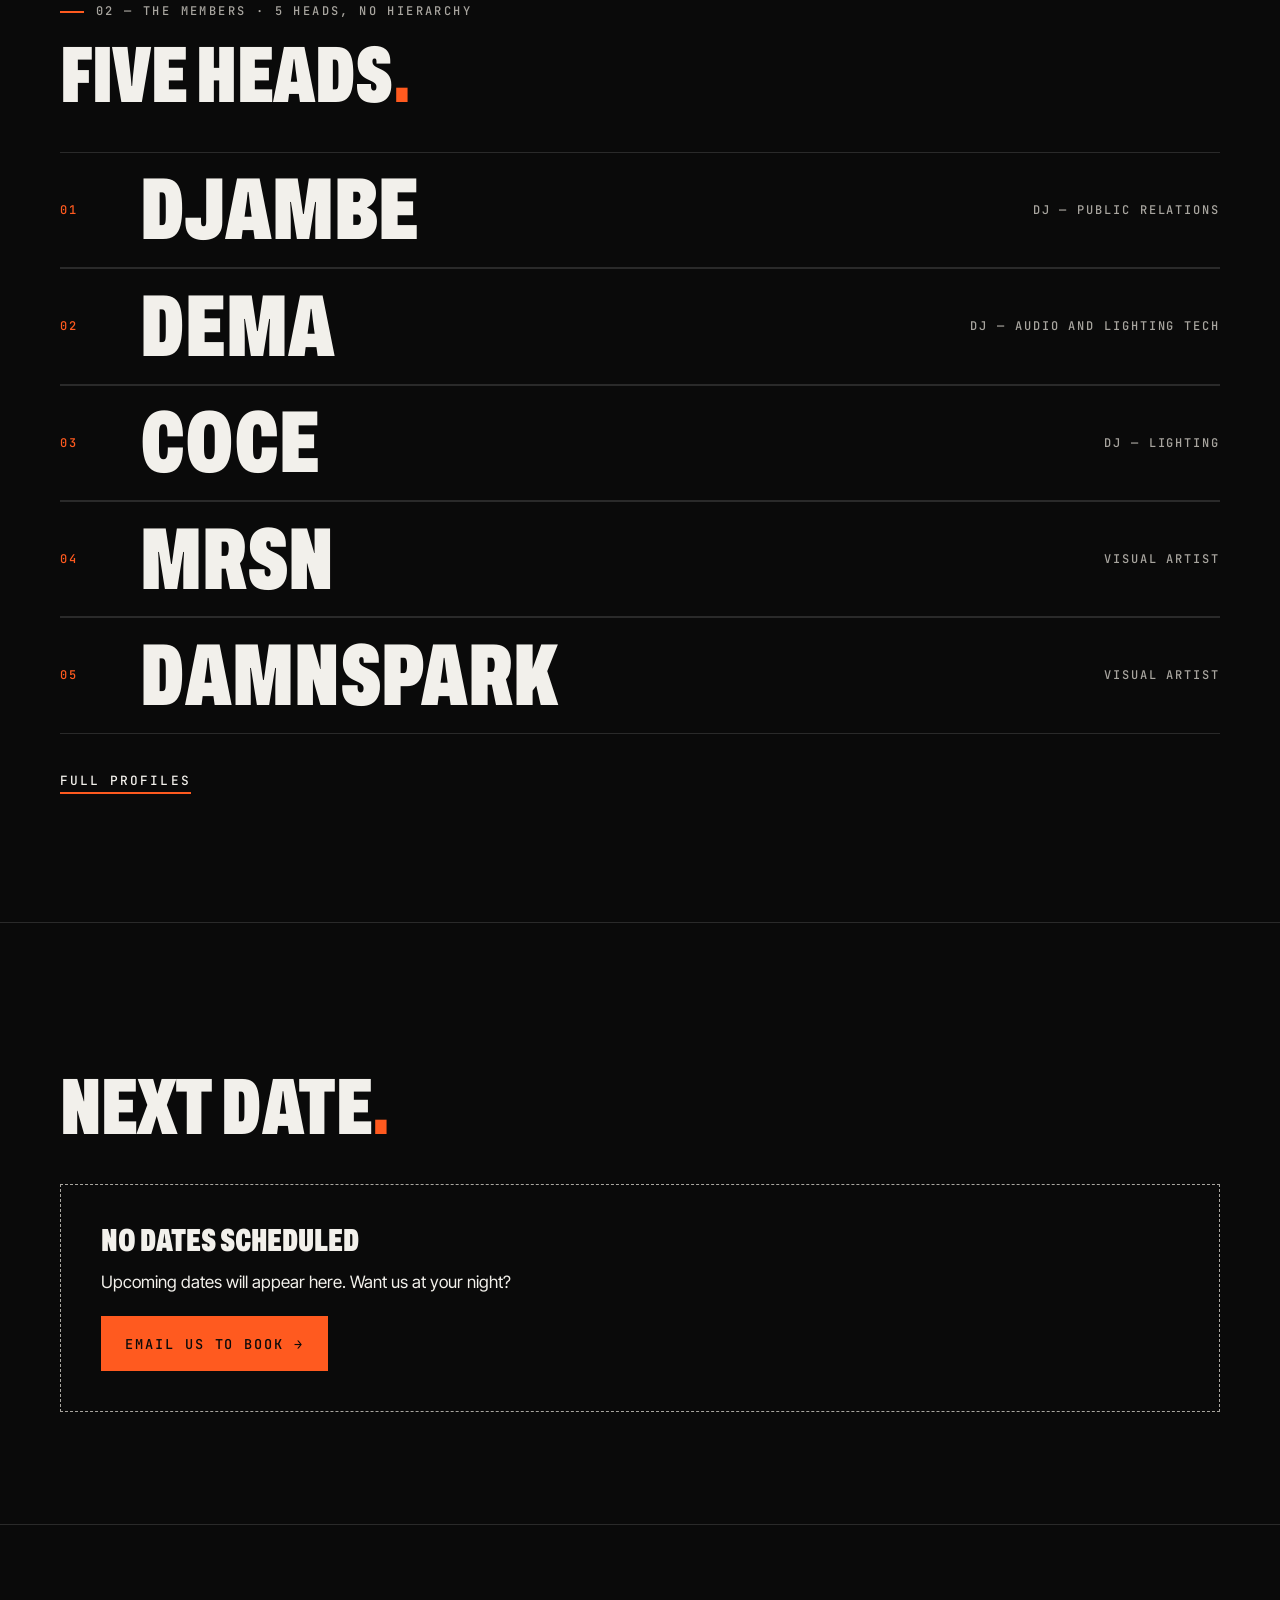
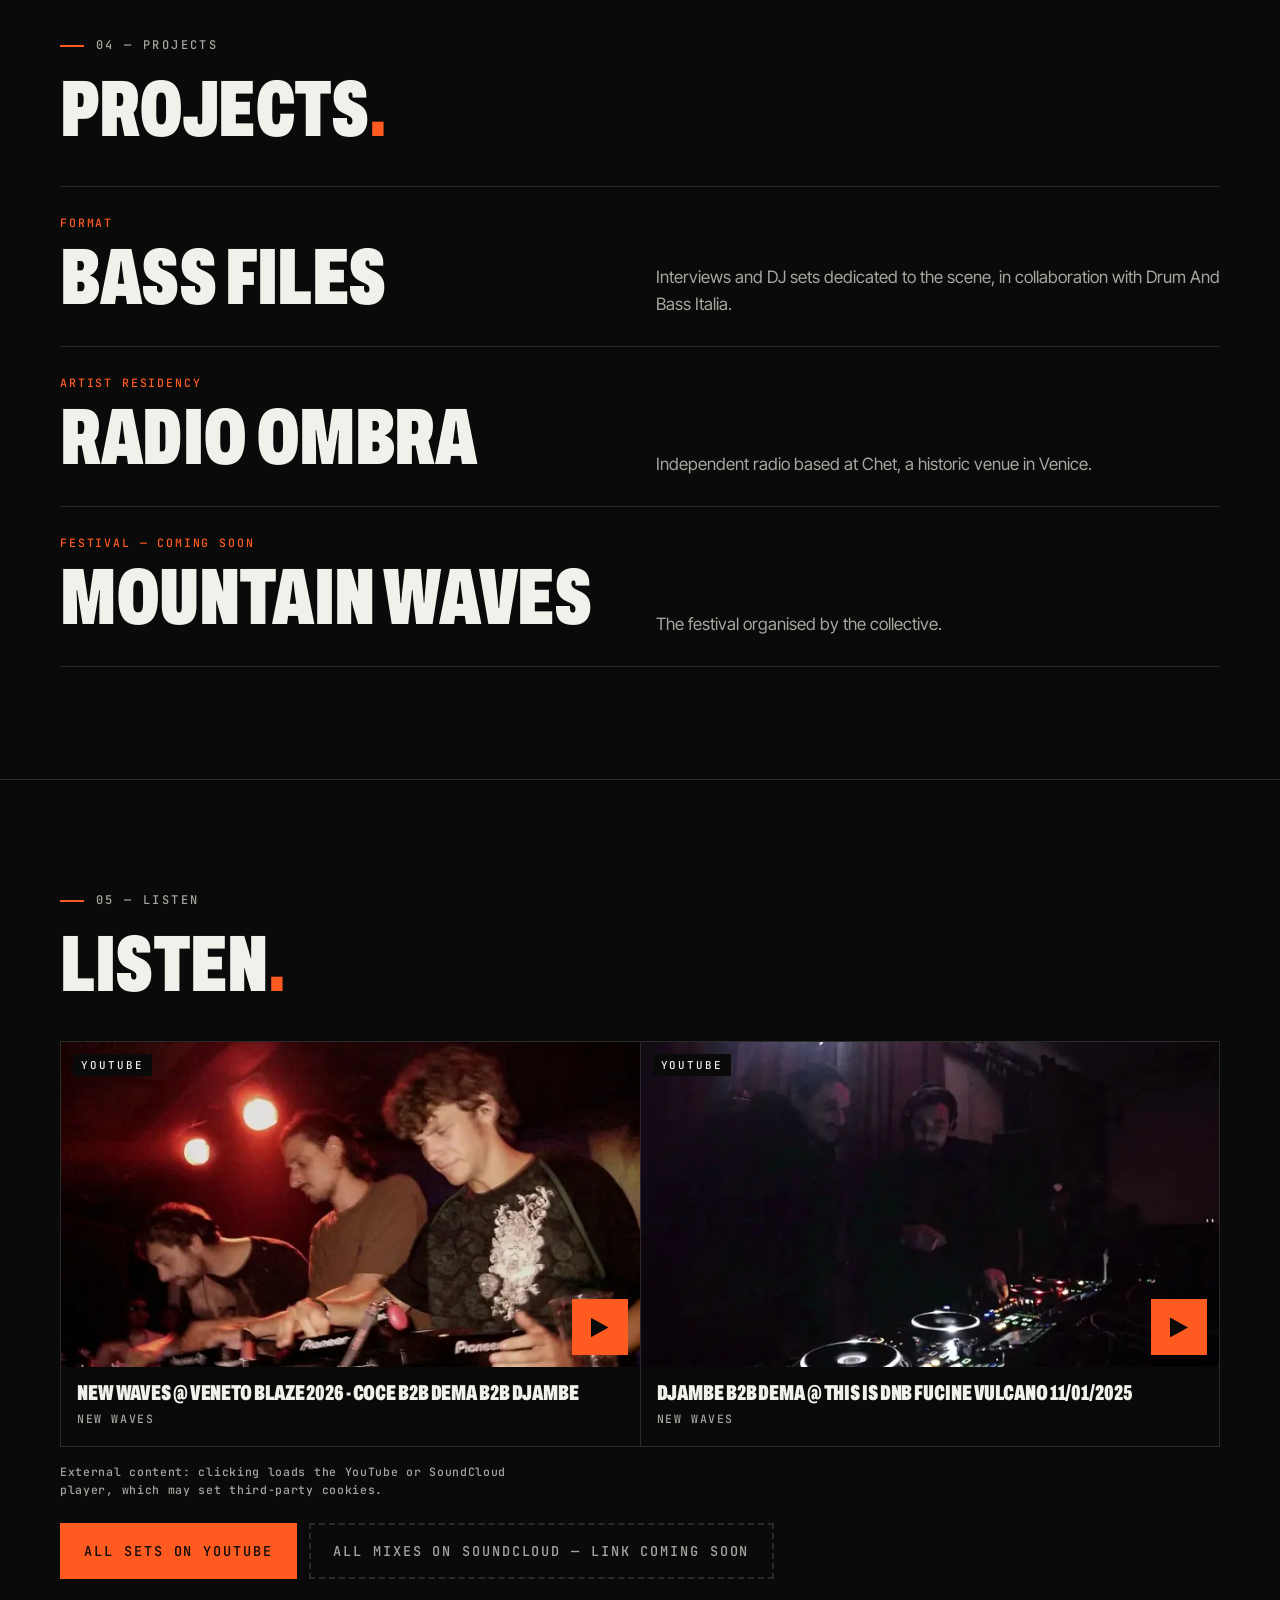
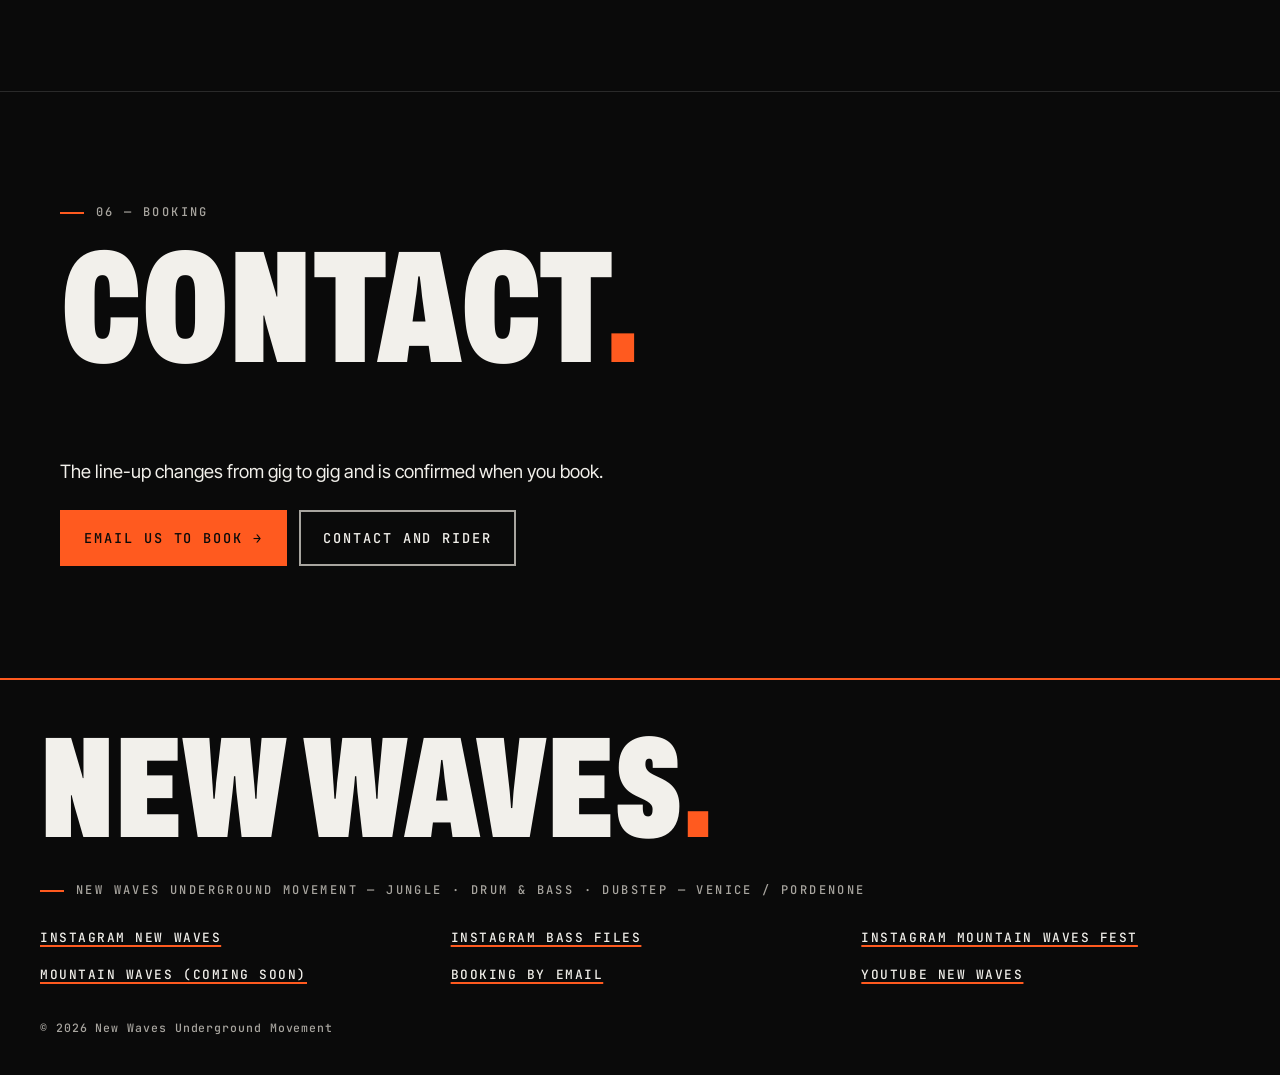
<file: en/index.html>
<!doctype html>
<html lang="en">
<head>
  <meta charset="utf-8" />
  <meta name="viewport" content="width=device-width, initial-scale=1" />
  <!-- DA REVISIONARE -->
  <title>New Waves — Bass music collective in Venice and Pordenone</title>
  <meta name="description" content="New Waves Underground Movement is a bass music collective between Venice and Pordenone: jungle, drum &amp; bass, dubstep. Members, projects, sets, booking." />
  
  <meta name="theme-color" content="#0A0A0A" />
  <link rel="canonical" href="https://DOMINIO.TLD/en/" />
  <link rel="alternate" hreflang="it" href="https://DOMINIO.TLD/" />
  <link rel="alternate" hreflang="en" href="https://DOMINIO.TLD/en/" />
  <link rel="alternate" hreflang="x-default" href="https://DOMINIO.TLD/" />
  <!-- Open Graph / Twitter -->
  <meta property="og:type" content="website" />
  <meta property="og:site_name" content="New Waves Underground Movement" />
  <meta property="og:locale" content="en_GB" />
  <meta property="og:locale:alternate" content="it_IT" />
  <meta property="og:title" content="New Waves — Bass music collective in Venice and Pordenone" />
  <meta property="og:description" content="New Waves Underground Movement is a bass music collective between Venice and Pordenone: jungle, drum &amp; bass, dubstep. Members, projects, sets, booking." />
  <meta property="og:url" content="https://DOMINIO.TLD/en/" />
  <meta property="og:image" content="https://DOMINIO.TLD/assets/img/og/og-default.jpg" /> <!-- TODO: creare 1200x630 -->
  <meta name="twitter:card" content="summary_large_image" />
  <link rel="icon" href="../assets/icons/favicon.svg" type="image/svg+xml" /> <!-- TODO: creare favicon -->
  <link rel="stylesheet" href="../css/style.css" />
  <link rel="preload" href="../assets/fonts/archivo-var.woff2" as="font" type="font/woff2" crossorigin />
  <script type="application/ld+json">
{
  "@context": "https://schema.org",
  "@graph": [
    {
      "@type": "WebSite",
      "@id": "https://DOMINIO.TLD/en/#website",
      "url": "https://DOMINIO.TLD/en/",
      "name": "New Waves Underground Movement",
      "alternateName": "New Waves",
      "inLanguage": "en-GB",
      "publisher": {
        "@id": "https://DOMINIO.TLD/#group"
      }
    },
    {
      "@type": "MusicGroup",
      "@id": "https://DOMINIO.TLD/#group",
      "name": "New Waves Underground Movement",
      "alternateName": "New Waves",
      "url": "https://DOMINIO.TLD/",
      "description": "Bass music collective focused on jungle and drum & bass, active between Venice and Pordenone.",
      "logo": {
        "@type": "ImageObject",
        "url": "https://DOMINIO.TLD/assets/img/brand/logo-mark.png",
        "width": 1656,
        "height": 1977
      },
      "genre": [
        "Jungle",
        "Drum & Bass",
        "Dubstep"
      ],
      "areaServed": [
        {
          "@type": "City",
          "name": "Venice"
        },
        {
          "@type": "City",
          "name": "Pordenone"
        }
      ],
      "sameAs": [
        "https://instagram.com/newwaves_um",
        "https://instagram.com/mountainwavesfest",
        "https://instagram.com/bass_files_italia"
      ],
      "member": [
        {
          "@type": "Person",
          "@id": "https://DOMINIO.TLD/chi-siamo/#djambe",
          "name": "Djambe",
          "url": "https://DOMINIO.TLD/en/about/#djambe"
        },
        {
          "@type": "Person",
          "@id": "https://DOMINIO.TLD/chi-siamo/#dema",
          "name": "Dema",
          "url": "https://DOMINIO.TLD/en/about/#dema"
        },
        {
          "@type": "Person",
          "@id": "https://DOMINIO.TLD/chi-siamo/#coce",
          "name": "Coce",
          "url": "https://DOMINIO.TLD/en/about/#coce"
        },
        {
          "@type": "Person",
          "@id": "https://DOMINIO.TLD/chi-siamo/#mrsn",
          "name": "MRSN",
          "url": "https://DOMINIO.TLD/en/about/#mrsn"
        },
        {
          "@type": "Person",
          "@id": "https://DOMINIO.TLD/chi-siamo/#damnspark",
          "name": "Damnspark",
          "url": "https://DOMINIO.TLD/en/about/#damnspark"
        }
      ],
      "contactPoint": {
        "@type": "ContactPoint",
        "contactType": "booking",
        "email": "newwavesundergroundmovement@gmail.com",
        "availableLanguage": "it"
      }
    }
  ]
}
  </script>
  <script src="../js/main.js" defer></script>
</head>
<body data-page="home">
  <!-- HEADER: tenere identico in tutte le pagine (cambia solo aria-current e il prefisso dei percorsi) -->
  <a class="skip-link" href="#main">Skip to content</a>
  <header class="site-header">
    <a class="brand" href="././" aria-label="New Waves — Home">
      <img src="../assets/img/brand/logo-mark-96.webp" width="30" height="36" alt="" aria-hidden="true" />
      <span class="brand__name">NEW WAVES<span class="dot">.</span></span>
    </a>
    <button class="nav-toggle" type="button" aria-expanded="false" aria-controls="site-nav">Menu</button>
    <nav id="site-nav" class="site-nav" aria-label="Main">
      <ul><li><a href="././" aria-current="page">Home</a></li><li><a href="./about/">About us</a></li><li><a href="./bass-files/">Bass Files</a></li><li><a href="./radio-ombra/">Radio Ombra</a></li><li><a href="./contact/">Contact</a></li><li class="lang-switch"><a href="../" lang="it" hreflang="it" aria-label="Cambia lingua: Italiano">IT</a><span class="lang-switch__sep" aria-hidden="true">/</span><span aria-current="true">EN</span></li></ul>
    </nav>
  </header>

  <main id="main">
    <!-- HERO: texture arancione su nero, titolo gigante, marchio ritagliato -->
    <section class="hero" aria-labelledby="hero-title">
      <img class="hero__bg" src="../assets/img/hero/hero-orange-1400.webp" srcset="../assets/img/hero/hero-orange-800.webp 800w, ../assets/img/hero/hero-orange-1400.webp 1400w, ../assets/img/hero/hero-orange.webp 2048w" sizes="100vw" width="2048" height="1152" alt="" aria-hidden="true" fetchpriority="high" decoding="async" />
      <img class="hero__mark" src="../assets/img/brand/logo-mark.webp" width="1000" height="1194" alt="" aria-hidden="true" />
      <p class="label"><!-- DA REVISIONARE -->Bass music collective — Venice / Pordenone</p>
      <h1 id="hero-title">NEW<br />WAVES<span class="dot">.</span></h1>
      <p class="hero__sub">Jungle — Drum &amp; Bass — Dubstep</p>
      <div class="btn-row">
        <a class="btn" href="mailto:newwavesundergroundmovement@gmail.com?subject=Booking%20New%20Waves">Booking →</a>
        <a class="btn btn--ghost" href="#ascolta"><!-- DA REVISIONARE -->Listen</a>
      </div>
    </section>

    <section class="manifesto" aria-labelledby="manifesto">
      <div><p class="label"><!-- DA REVISIONARE -->01 — The collective</p><h2 id="manifesto">Bass music<span class="dot">.</span><br /><!-- DA REVISIONARE -->No hierarchy<span class="dot">.</span></h2></div>
      <div class="manifesto__text">
        <p><!-- DA REVISIONARE -->New Waves Underground Movement is a bass music collective focused on jungle and drum &amp; bass, active between Venice and Pordenone.</p>
        <p><!-- DA REVISIONARE -->Djambe, Dema, Coce, Marsiattack and Damnspark bring their own sound and visual concept to CS Rivolta in Venice and Astro Club in Pordenone, with plenty of gigs across the region.</p>
        <a class="link-arrow" href="./about/"><!-- DA REVISIONARE -->About us</a>
      </div>
    </section>

    <section aria-labelledby="membri"><p class="label"><!-- DA REVISIONARE -->02 — The members · 5 heads, no hierarchy</p><h2 id="membri"><!-- DA REVISIONARE -->Five heads<span class="dot">.</span></h2>
      <ul class="member-list">
        <li><a class="member-row" href="./about/#djambe"><span class="member-row__n">01</span><span class="member-row__name">Djambe</span><span class="member-row__role"><!-- DA REVISIONARE -->DJ — Public relations</span></a></li>
        <li><a class="member-row" href="./about/#dema"><span class="member-row__n">02</span><span class="member-row__name">Dema</span><span class="member-row__role"><!-- DA REVISIONARE -->DJ — Audio and lighting tech</span></a></li>
        <li><a class="member-row" href="./about/#coce"><span class="member-row__n">03</span><span class="member-row__name">Coce</span><span class="member-row__role"><!-- DA REVISIONARE -->DJ — Lighting</span></a></li>
        <li><a class="member-row" href="./about/#mrsn"><span class="member-row__n">04</span><span class="member-row__name">MRSN</span><span class="member-row__role">Visual artist</span></a></li>
        <li><a class="member-row" href="./about/#damnspark"><span class="member-row__n">05</span><span class="member-row__name">Damnspark</span><span class="member-row__role">Visual artist</span></a></li>
      </ul>
      <p class="section-foot"><a class="link-arrow" href="./about/"><!-- DA REVISIONARE -->Full profiles</a></p>
    </section>

    <section aria-labelledby="prossimo"><p class="label"><!-- DA REVISIONARE -->03 — Next event</p><h2 id="prossimo"><!-- DA REVISIONARE -->Next date<span class="dot">.</span></h2><div data-events="next"></div>
      <noscript><p><!-- DA REVISIONARE -->Upcoming dates are on the <a href="https://instagram.com/newwaves_um" target="_blank" rel="noopener"><!-- DA REVISIONARE -->New Waves Instagram</a>.</p></noscript></section>

    <section aria-labelledby="progetti"><p class="label"><!-- DA REVISIONARE -->04 — Projects</p><h2 id="progetti"><!-- DA REVISIONARE -->Projects<span class="dot">.</span></h2>
      <ul class="project-list">
        <li class="project"><p class="project__tag">Format</p><h3><a href="./bass-files/">Bass Files</a></h3><p><!-- DA REVISIONARE -->Interviews and DJ sets dedicated to the scene, in collaboration with Drum And Bass Italia.</p></li>
        <li class="project"><p class="project__tag"><!-- DA REVISIONARE -->Artist residency</p><h3><a href="./radio-ombra/">Radio Ombra</a></h3><p><!-- DA REVISIONARE -->Independent radio based at Chet, a historic venue in Venice.</p></li>
        <li class="project"><p class="project__tag"><!-- DA REVISIONARE -->Festival — coming soon</p><h3><a href="./mountain-waves/">Mountain Waves</a></h3><p><!-- DA REVISIONARE -->The festival organised by the collective.</p></li>
      </ul>
    </section>

    <section aria-labelledby="ascolta"><p class="label"><!-- DA REVISIONARE -->05 — Listen</p><h2 id="ascolta"><!-- DA REVISIONARE -->Listen<span class="dot">.</span></h2>
      <div class="media-grid" data-media data-media-tag="collettivo" data-media-limit="4"></div>
      <noscript><p><!-- DA REVISIONARE -->You need JavaScript to play the sets: you'll find them on the <a href="https://www.youtube.com/@Newwaves_undergroundmovement" target="_blank" rel="noopener"><!-- DA REVISIONARE -->New Waves YouTube channel</a>.</p></noscript>
      <div class="btn-row">
        <a class="btn" href="https://www.youtube.com/@Newwaves_undergroundmovement" target="_blank" rel="noopener" data-channel="youtube" data-channel-label="All sets on YouTube"><!-- DA REVISIONARE -->All sets on YouTube</a>
        <a class="btn btn--ghost" data-channel="soundcloud" data-channel-label="All mixes on SoundCloud"><!-- DA REVISIONARE -->All mixes on SoundCloud</a>
      </div>
    </section>

    <section class="cta-booking" aria-labelledby="booking"><p class="label">06 — Booking</p><h2 id="booking"><!-- DA REVISIONARE -->Contact<span class="dot">.</span></h2>
      <p><!-- DA REVISIONARE -->The line-up changes from gig to gig and is confirmed when you book.</p>
      <div class="btn-row"><a class="btn" href="mailto:newwavesundergroundmovement@gmail.com?subject=Booking%20New%20Waves"><!-- DA REVISIONARE -->Email us to book →</a><a class="btn btn--ghost" href="./contact/"><!-- DA REVISIONARE -->Contact and rider</a></div>
    </section>
  </main>

  <!-- FOOTER: tenere identico in tutte le pagine -->
  <footer class="site-footer">
    <p class="footer-big" aria-hidden="true">NEW WAVES<span class="dot">.</span></p>
    <p class="label">New Waves Underground Movement — Jungle · Drum &amp; Bass · Dubstep — Venice / Pordenone</p>
    <ul class="footer-links">
      <li><a href="https://instagram.com/newwaves_um" target="_blank" rel="noopener">Instagram New Waves</a></li>
      <li><a href="https://instagram.com/bass_files_italia" target="_blank" rel="noopener">Instagram Bass Files</a></li>
      <li><a href="https://instagram.com/mountainwavesfest" target="_blank" rel="noopener">Instagram Mountain Waves Fest</a></li>
      <li><a href="./mountain-waves/">Mountain Waves (coming soon)</a></li>
      <li><a href="mailto:newwavesundergroundmovement@gmail.com?subject=Booking%20New%20Waves">Booking by email</a></li>
      <li><a href="https://www.youtube.com/@Newwaves_undergroundmovement" target="_blank" rel="noopener">YouTube New Waves</a></li>
      <!-- TODO: link canale SoundCloud (da data/media.json -> channels) -->
    </ul>
    <p class="legal">© 2026 New Waves Underground Movement</p>
  </footer>
</body>
</html>
</file>
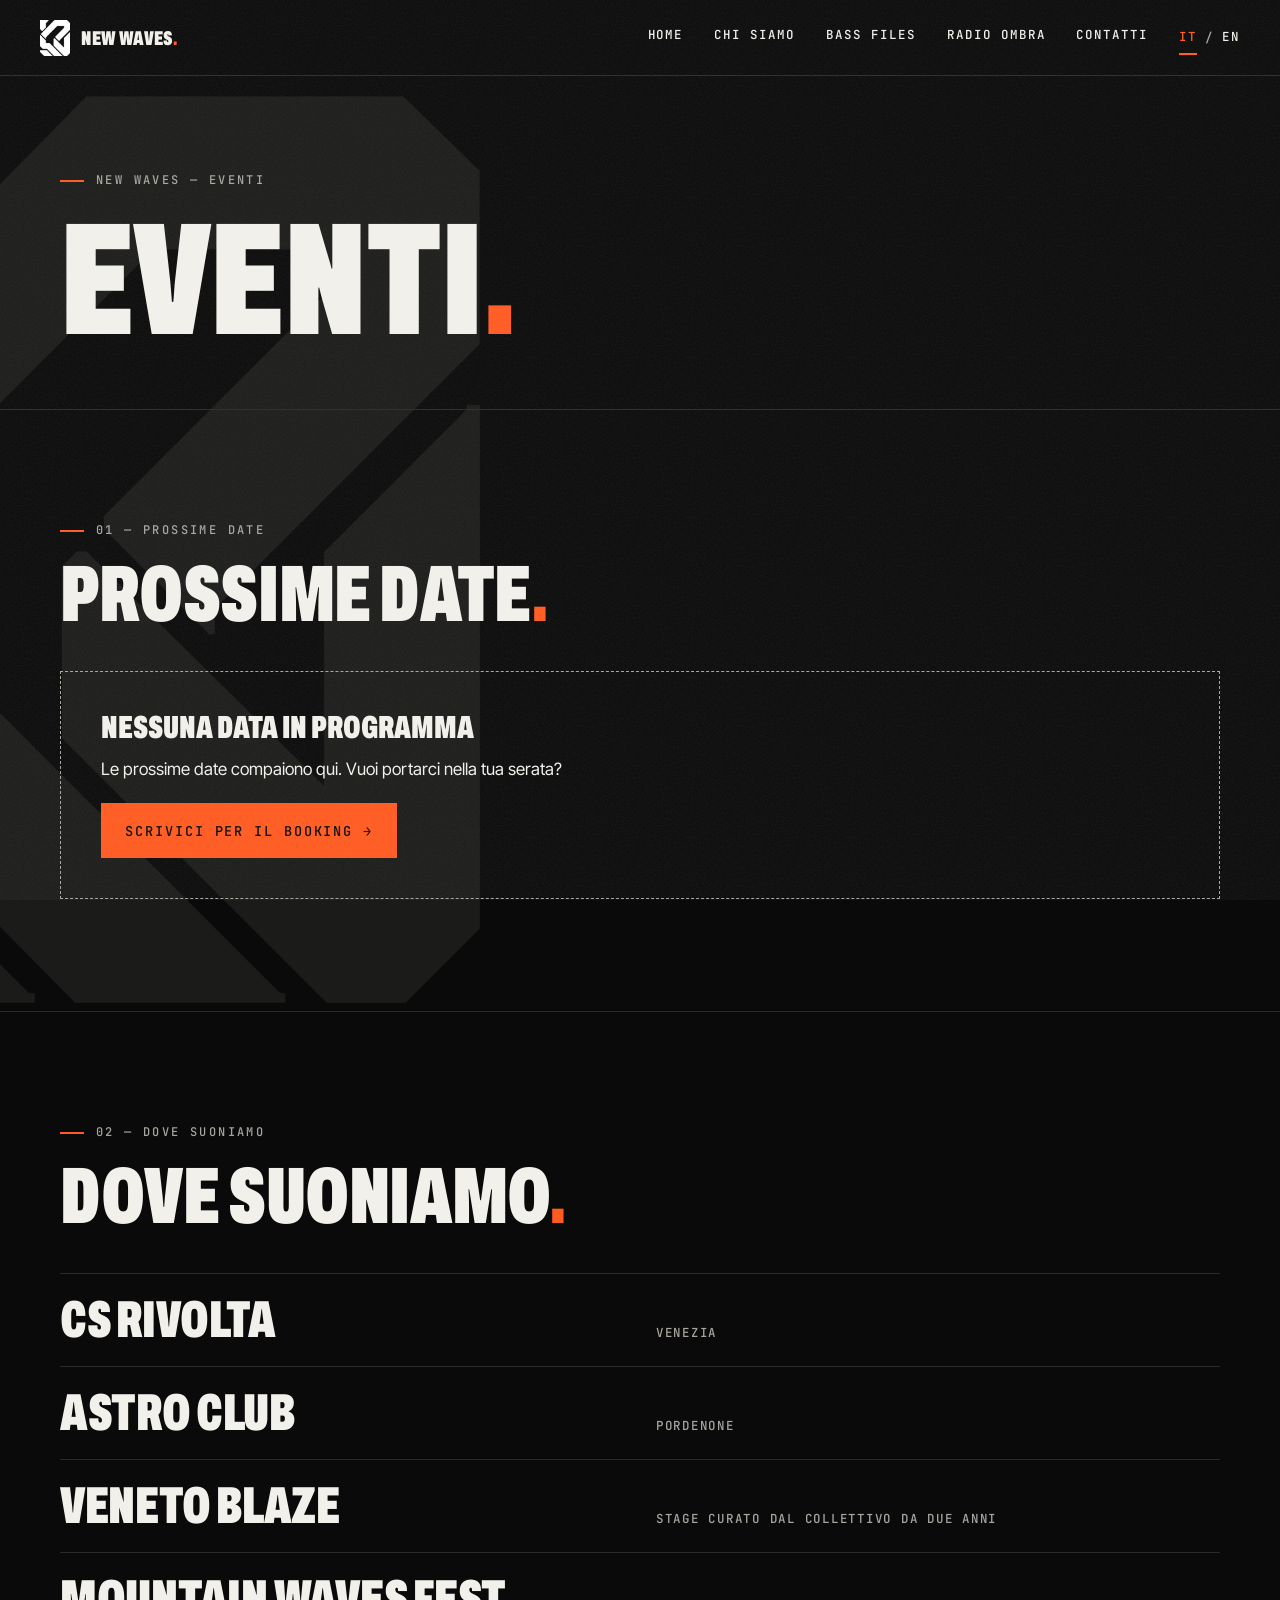
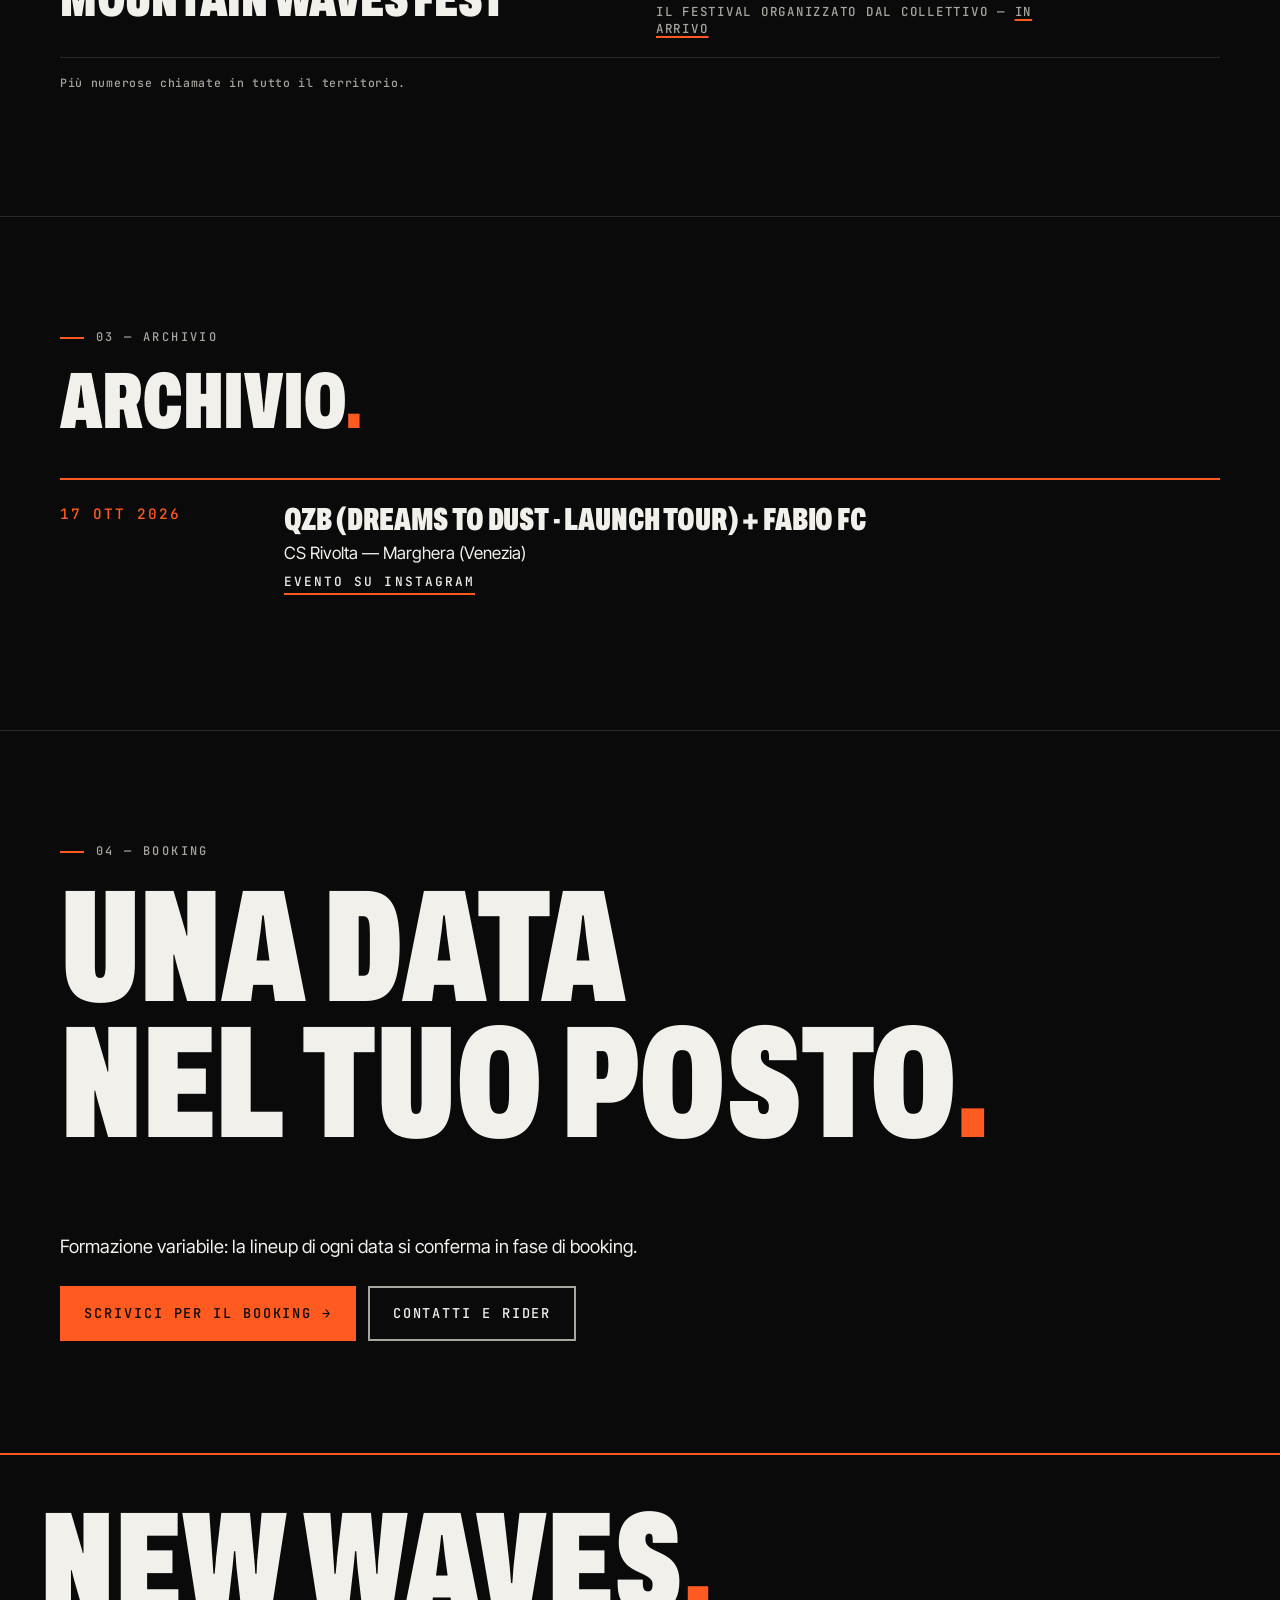
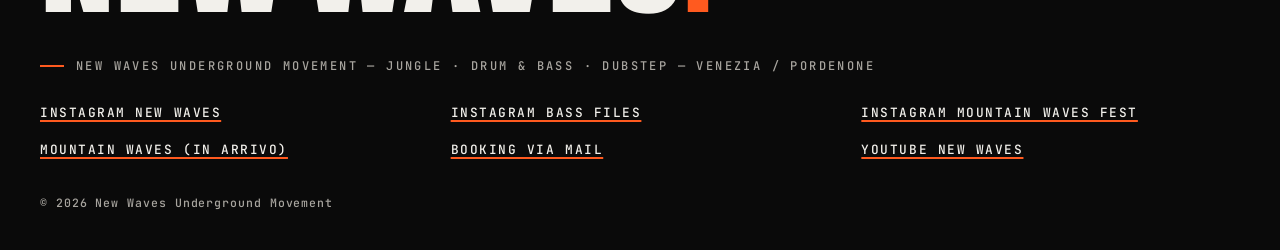
<file: eventi/index.html>
<!doctype html>
<html lang="it">
<head>
  <meta charset="utf-8" />
  <meta name="viewport" content="width=device-width, initial-scale=1" />
  <title>Prossime date ed eventi — New Waves Underground Movement</title>
  <meta name="description" content="Prossime date e archivio delle serate di New Waves Underground Movement, collettivo bass music tra Venezia e Pordenone." />
  
  <meta name="robots" content="noindex, follow" /> <!-- pagina non pubblicata: togliere noindex, riaggiungere a sitemap.xml e al menu quando ci sono date -->
  <meta name="theme-color" content="#0A0A0A" />
  <link rel="canonical" href="https://DOMINIO.TLD/eventi/" />
  <link rel="alternate" hreflang="it" href="https://DOMINIO.TLD/eventi/" />
  <link rel="alternate" hreflang="en" href="https://DOMINIO.TLD/en/events/" />
  <link rel="alternate" hreflang="x-default" href="https://DOMINIO.TLD/eventi/" />
  <!-- Open Graph / Twitter -->
  <meta property="og:type" content="website" />
  <meta property="og:site_name" content="New Waves Underground Movement" />
  <meta property="og:locale" content="it_IT" />
  <meta property="og:locale:alternate" content="en_GB" />
  <meta property="og:title" content="Prossime date ed eventi — New Waves Underground Movement" />
  <meta property="og:description" content="Prossime date e archivio delle serate di New Waves Underground Movement, collettivo bass music tra Venezia e Pordenone." />
  <meta property="og:url" content="https://DOMINIO.TLD/eventi/" />
  <meta property="og:image" content="https://DOMINIO.TLD/assets/img/og/og-default.jpg" /> <!-- TODO: creare 1200x630 -->
  <meta name="twitter:card" content="summary_large_image" />
  <link rel="icon" href="../assets/icons/favicon.svg" type="image/svg+xml" /> <!-- TODO: creare favicon -->
  <link rel="stylesheet" href="../css/style.css" />
  <link rel="preload" href="../assets/fonts/archivo-var.woff2" as="font" type="font/woff2" crossorigin />
  <script src="../js/main.js" defer></script>
</head>
<body data-page="eventi">
  <!-- HEADER: tenere identico in tutte le pagine (cambia solo aria-current e il prefisso dei percorsi) -->
  <a class="skip-link" href="#main">Vai al contenuto</a>
  <header class="site-header">
    <a class="brand" href="../" aria-label="New Waves — Home">
      <img src="../assets/img/brand/logo-mark-96.webp" width="30" height="36" alt="" aria-hidden="true" />
      <span class="brand__name">NEW WAVES<span class="dot">.</span></span>
    </a>
    <button class="nav-toggle" type="button" aria-expanded="false" aria-controls="site-nav">Menu</button>
    <nav id="site-nav" class="site-nav" aria-label="Principale">
      <ul><li><a href="../">Home</a></li><li><a href="../chi-siamo/">Chi siamo</a></li><li><a href="../bass-files/">Bass Files</a></li><li><a href="../radio-ombra/">Radio Ombra</a></li><li><a href="../contatti/">Contatti</a></li><li class="lang-switch"><span aria-current="true">IT</span><span class="lang-switch__sep" aria-hidden="true">/</span><a href="../en/events/" lang="en" hreflang="en" aria-label="Switch language: English">EN</a></li></ul>
    </nav>
  </header>

  <main id="main">
    <!-- sfondo decorativo: logo New Waves (maschera CSS, vedi css/style.css) -->
    <div class="bf-bg" aria-hidden="true"><span class="bf-bg__nw"></span></div>
    <header class="page-head"><p class="label">New Waves — Eventi</p><h1>Eventi<span class="dot">.</span></h1></header>

    <section aria-labelledby="prossime"><p class="label">01 — Prossime date</p><h2 id="prossime">Prossime date<span class="dot">.</span></h2>
      <!-- Le date si aggiungono in data/events.json; con lista vuota il JS mostra lo stato vuoto con CTA booking -->
      <div data-events="upcoming"><noscript><p>Attiva JavaScript per vedere le date, oppure <a href="mailto:newwavesundergroundmovement@gmail.com?subject=Booking%20New%20Waves">scrivici</a>.</p></noscript></div>
    </section>

    <section aria-labelledby="dove"><p class="label">02 — Dove suoniamo</p><h2 id="dove">Dove suoniamo<span class="dot">.</span></h2>
      <ul class="venue-list">
        <li><h3>CS Rivolta</h3><p class="venue__where">Venezia</p></li>
        <li><h3>Astro Club</h3><p class="venue__where">Pordenone</p></li>
        <li><h3>Veneto Blaze</h3><p class="venue__where">Stage curato dal collettivo da due anni</p></li>
        <li><h3>Mountain Waves Fest</h3><p class="venue__where">Il festival organizzato dal collettivo — <a href="../mountain-waves/">in arrivo</a></p></li>
      </ul>
      <p class="media-note">Più numerose chiamate in tutto il territorio.</p>
    </section>

    <section aria-labelledby="archivio"><p class="label">03 — Archivio</p><h2 id="archivio">Archivio<span class="dot">.</span></h2>
      <div data-events="archive"></div>
    </section>

    <section class="cta-booking" aria-labelledby="booking"><p class="label">04 — Booking</p><h2 id="booking">Una data<br />nel tuo posto<span class="dot">.</span></h2>
      <p>Formazione variabile: la lineup di ogni data si conferma in fase di booking.</p>
      <div class="btn-row"><a class="btn" href="mailto:newwavesundergroundmovement@gmail.com?subject=Booking%20New%20Waves">Scrivici per il booking →</a><a class="btn btn--ghost" href="../contatti/">Contatti e rider</a></div>
    </section>
  </main>

  <!-- FOOTER: tenere identico in tutte le pagine -->
  <footer class="site-footer">
    <p class="footer-big" aria-hidden="true">NEW WAVES<span class="dot">.</span></p>
    <p class="label">New Waves Underground Movement — Jungle · Drum &amp; Bass · Dubstep — Venezia / Pordenone</p>
    <ul class="footer-links">
      <li><a href="https://instagram.com/newwaves_um" target="_blank" rel="noopener">Instagram New Waves</a></li>
      <li><a href="https://instagram.com/bass_files_italia" target="_blank" rel="noopener">Instagram Bass Files</a></li>
      <li><a href="https://instagram.com/mountainwavesfest" target="_blank" rel="noopener">Instagram Mountain Waves Fest</a></li>
      <li><a href="../mountain-waves/">Mountain Waves (in arrivo)</a></li>
      <li><a href="mailto:newwavesundergroundmovement@gmail.com?subject=Booking%20New%20Waves">Booking via mail</a></li>
      <li><a href="https://www.youtube.com/@Newwaves_undergroundmovement" target="_blank" rel="noopener">YouTube New Waves</a></li>
      <!-- TODO: link canale SoundCloud (da data/media.json -> channels) -->
    </ul>
    <p class="legal">© 2026 New Waves Underground Movement</p>
  </footer>
</body>
</html>
</file>
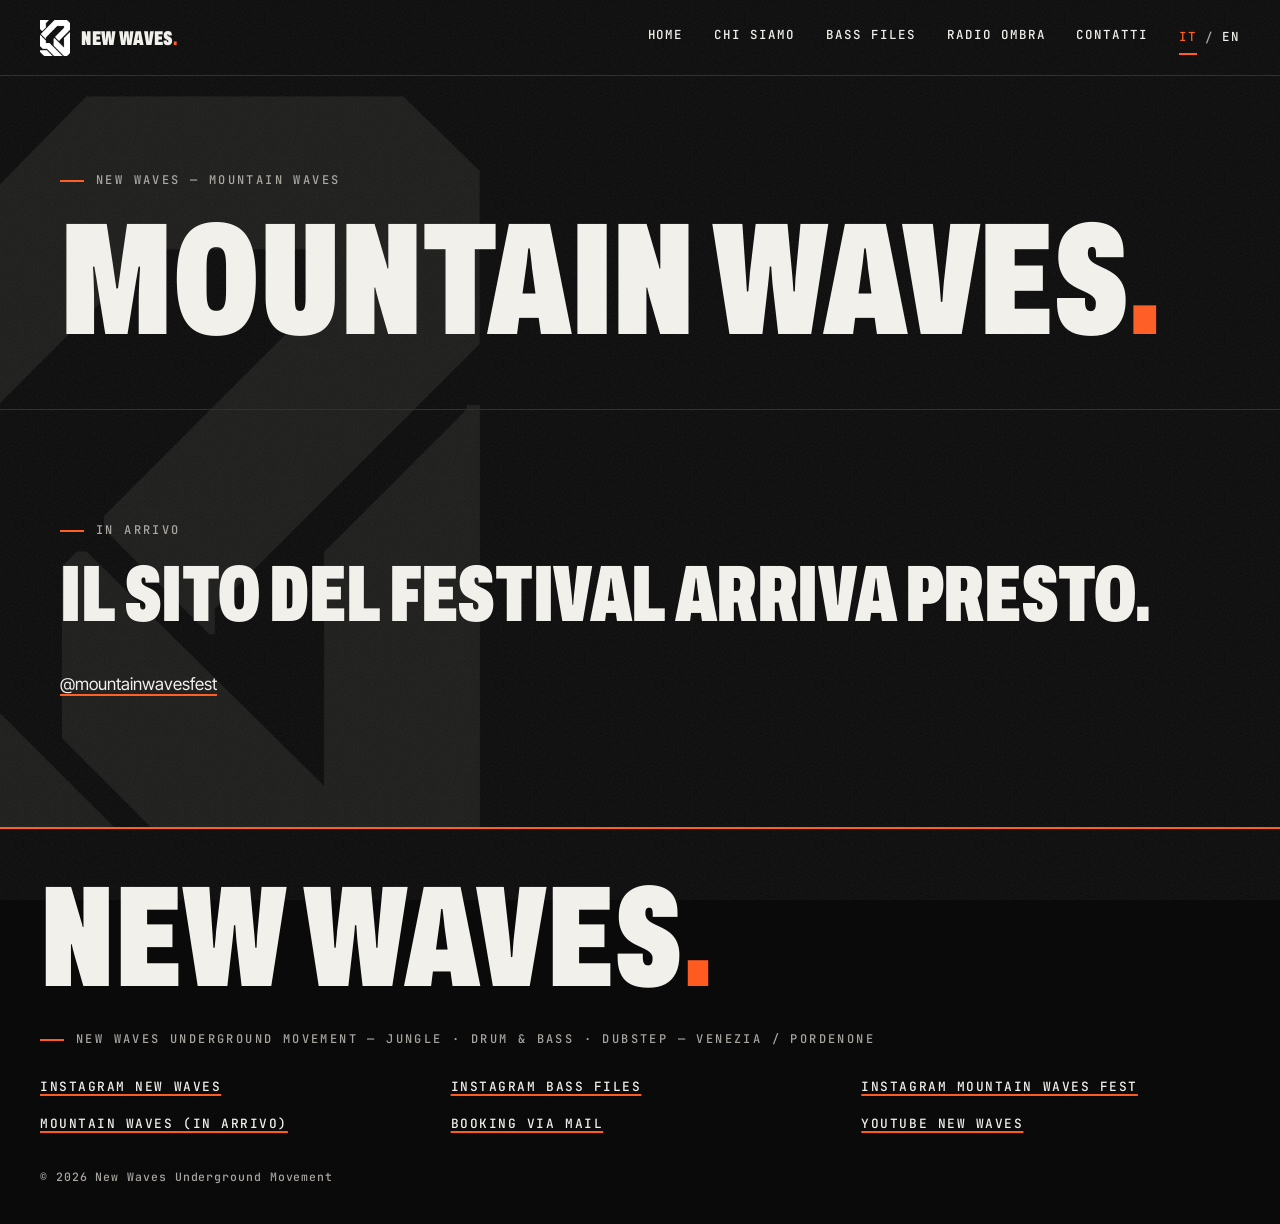
<file: mountain-waves/index.html>
<!doctype html>
<html lang="it">
<head>
  <meta charset="utf-8" />
  <meta name="viewport" content="width=device-width, initial-scale=1" />
  <title>Mountain Waves Fest — in arrivo</title>
  <meta name="description" content="Mountain Waves Fest, il festival organizzato da New Waves. Pagina in arrivo." />
  <meta name="robots" content="noindex, follow" />
  <meta name="theme-color" content="#0A0A0A" />
  <link rel="canonical" href="https://DOMINIO.TLD/mountain-waves/" />
  <link rel="alternate" hreflang="it" href="https://DOMINIO.TLD/mountain-waves/" />
  <link rel="alternate" hreflang="en" href="https://DOMINIO.TLD/en/mountain-waves/" />
  <link rel="alternate" hreflang="x-default" href="https://DOMINIO.TLD/mountain-waves/" />
  <!-- Open Graph / Twitter -->
  <meta property="og:type" content="website" />
  <meta property="og:site_name" content="New Waves Underground Movement" />
  <meta property="og:locale" content="it_IT" />
  <meta property="og:locale:alternate" content="en_GB" />
  <meta property="og:title" content="Mountain Waves Fest — in arrivo" />
  <meta property="og:description" content="Mountain Waves Fest, il festival organizzato da New Waves. Pagina in arrivo." />
  <meta property="og:url" content="https://DOMINIO.TLD/mountain-waves/" />
  <meta property="og:image" content="https://DOMINIO.TLD/assets/img/og/og-default.jpg" /> <!-- TODO: creare 1200x630 -->
  <meta name="twitter:card" content="summary_large_image" />
  <link rel="icon" href="../assets/icons/favicon.svg" type="image/svg+xml" /> <!-- TODO: creare favicon -->
  <link rel="stylesheet" href="../css/style.css" />
  <link rel="preload" href="../assets/fonts/archivo-var.woff2" as="font" type="font/woff2" crossorigin />
  <script src="../js/main.js" defer></script>
</head>
<body data-page="mountain-waves">
  <!-- HEADER: tenere identico in tutte le pagine (cambia solo aria-current e il prefisso dei percorsi) -->
  <a class="skip-link" href="#main">Vai al contenuto</a>
  <header class="site-header">
    <a class="brand" href="../" aria-label="New Waves — Home">
      <img src="../assets/img/brand/logo-mark-96.webp" width="30" height="36" alt="" aria-hidden="true" />
      <span class="brand__name">NEW WAVES<span class="dot">.</span></span>
    </a>
    <button class="nav-toggle" type="button" aria-expanded="false" aria-controls="site-nav">Menu</button>
    <nav id="site-nav" class="site-nav" aria-label="Principale">
      <ul><li><a href="../">Home</a></li><li><a href="../chi-siamo/">Chi siamo</a></li><li><a href="../bass-files/">Bass Files</a></li><li><a href="../radio-ombra/">Radio Ombra</a></li><li><a href="../contatti/">Contatti</a></li><li class="lang-switch"><span aria-current="true">IT</span><span class="lang-switch__sep" aria-hidden="true">/</span><a href="../en/mountain-waves/" lang="en" hreflang="en" aria-label="Switch language: English">EN</a></li></ul>
    </nav>
  </header>

  <main id="main">
    <!-- sfondo decorativo: logo New Waves (maschera CSS, vedi css/style.css) -->
    <div class="bf-bg" aria-hidden="true"><span class="bf-bg__nw"></span></div>
    <header class="page-head"><p class="label">NEW WAVES — MOUNTAIN WAVES</p><h1>MOUNTAIN WAVES<span class="dot">.</span></h1></header>
    <section aria-labelledby="in-arrivo"><p class="label">IN ARRIVO</p><h2 id="in-arrivo">Il sito del festival arriva presto.</h2>
      <p><a href="https://instagram.com/mountainwavesfest" target="_blank" rel="noopener">@mountainwavesfest</a></p></section>
    <!-- STUB: pagina completa da costruire in seguito. Mantiene noindex finché non è pronta. -->
  </main>

  <!-- FOOTER: tenere identico in tutte le pagine -->
  <footer class="site-footer">
    <p class="footer-big" aria-hidden="true">NEW WAVES<span class="dot">.</span></p>
    <p class="label">New Waves Underground Movement — Jungle · Drum &amp; Bass · Dubstep — Venezia / Pordenone</p>
    <ul class="footer-links">
      <li><a href="https://instagram.com/newwaves_um" target="_blank" rel="noopener">Instagram New Waves</a></li>
      <li><a href="https://instagram.com/bass_files_italia" target="_blank" rel="noopener">Instagram Bass Files</a></li>
      <li><a href="https://instagram.com/mountainwavesfest" target="_blank" rel="noopener">Instagram Mountain Waves Fest</a></li>
      <li><a href="../mountain-waves/">Mountain Waves (in arrivo)</a></li>
      <li><a href="mailto:newwavesundergroundmovement@gmail.com?subject=Booking%20New%20Waves">Booking via mail</a></li>
      <li><a href="https://www.youtube.com/@Newwaves_undergroundmovement" target="_blank" rel="noopener">YouTube New Waves</a></li>
      <!-- TODO: link canale SoundCloud (da data/media.json -> channels) -->
    </ul>
    <p class="legal">© 2026 New Waves Underground Movement</p>
  </footer>
</body>
</html>
</file>
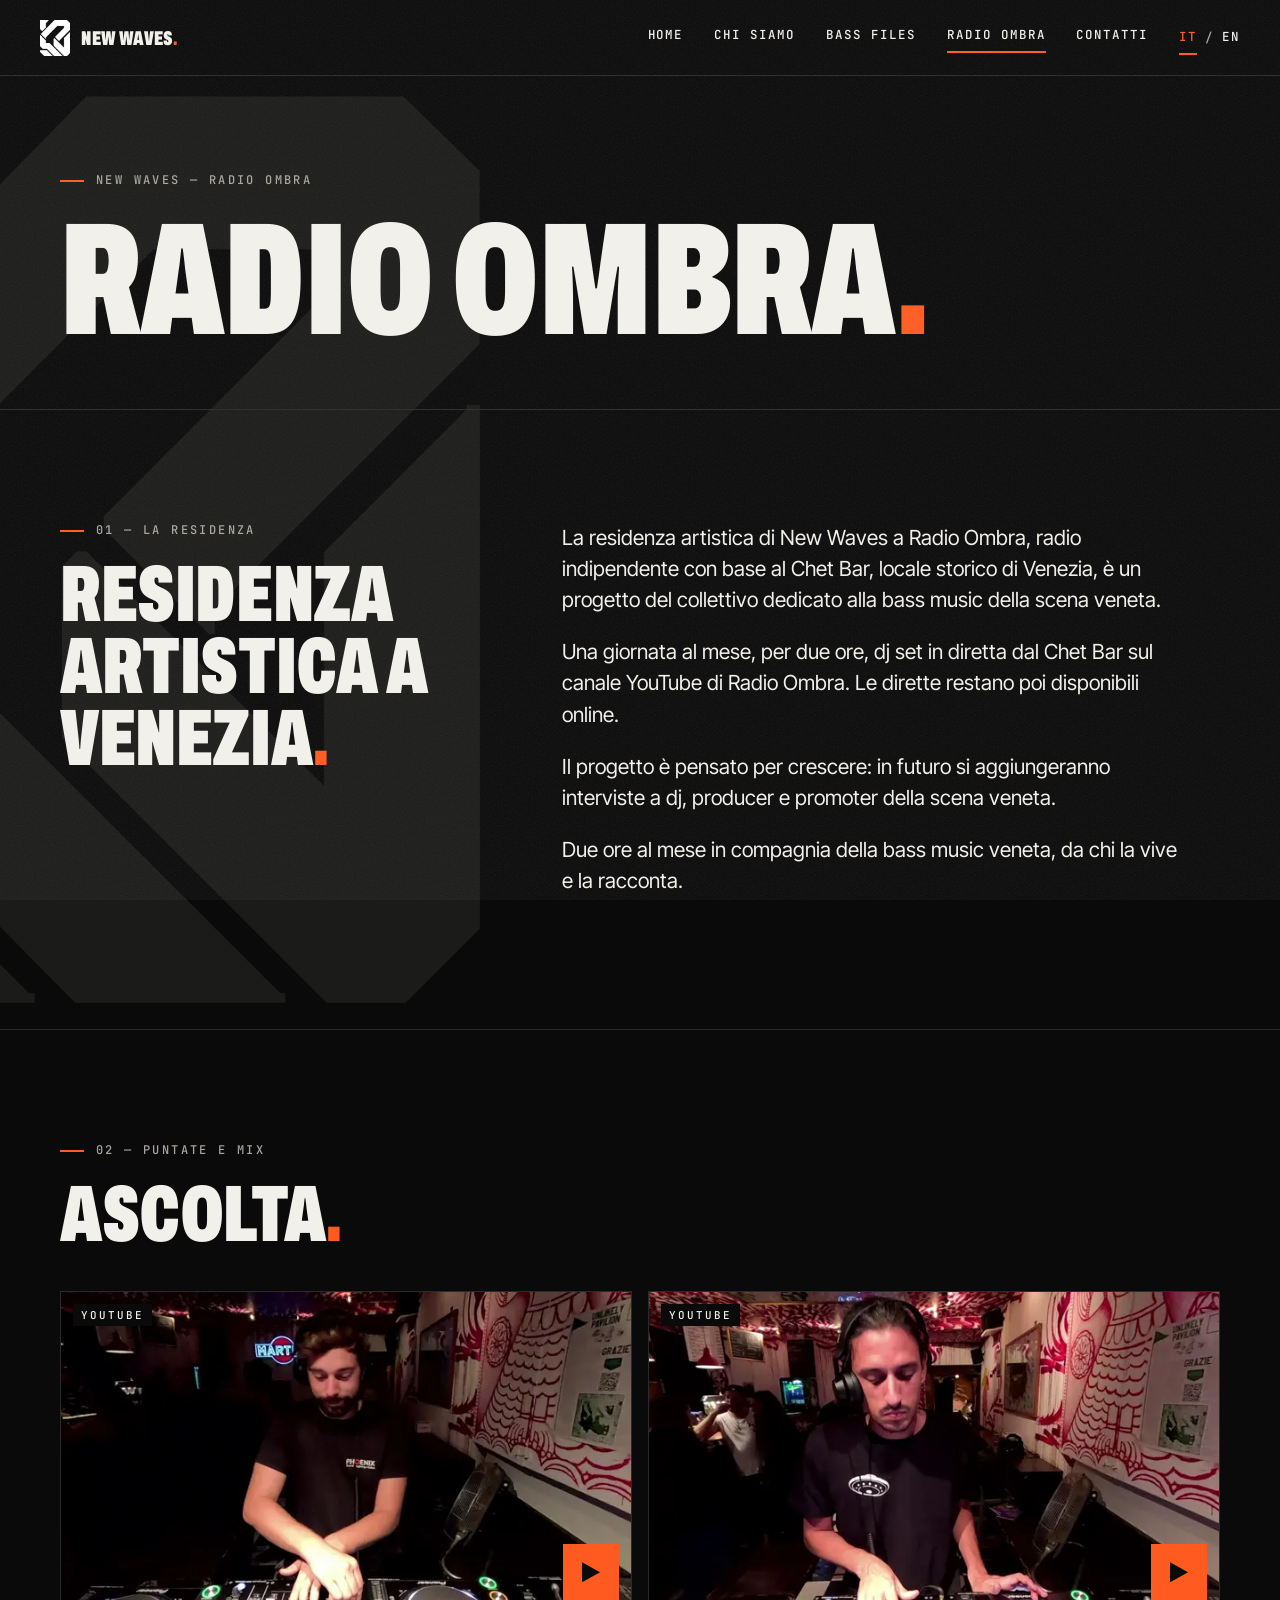
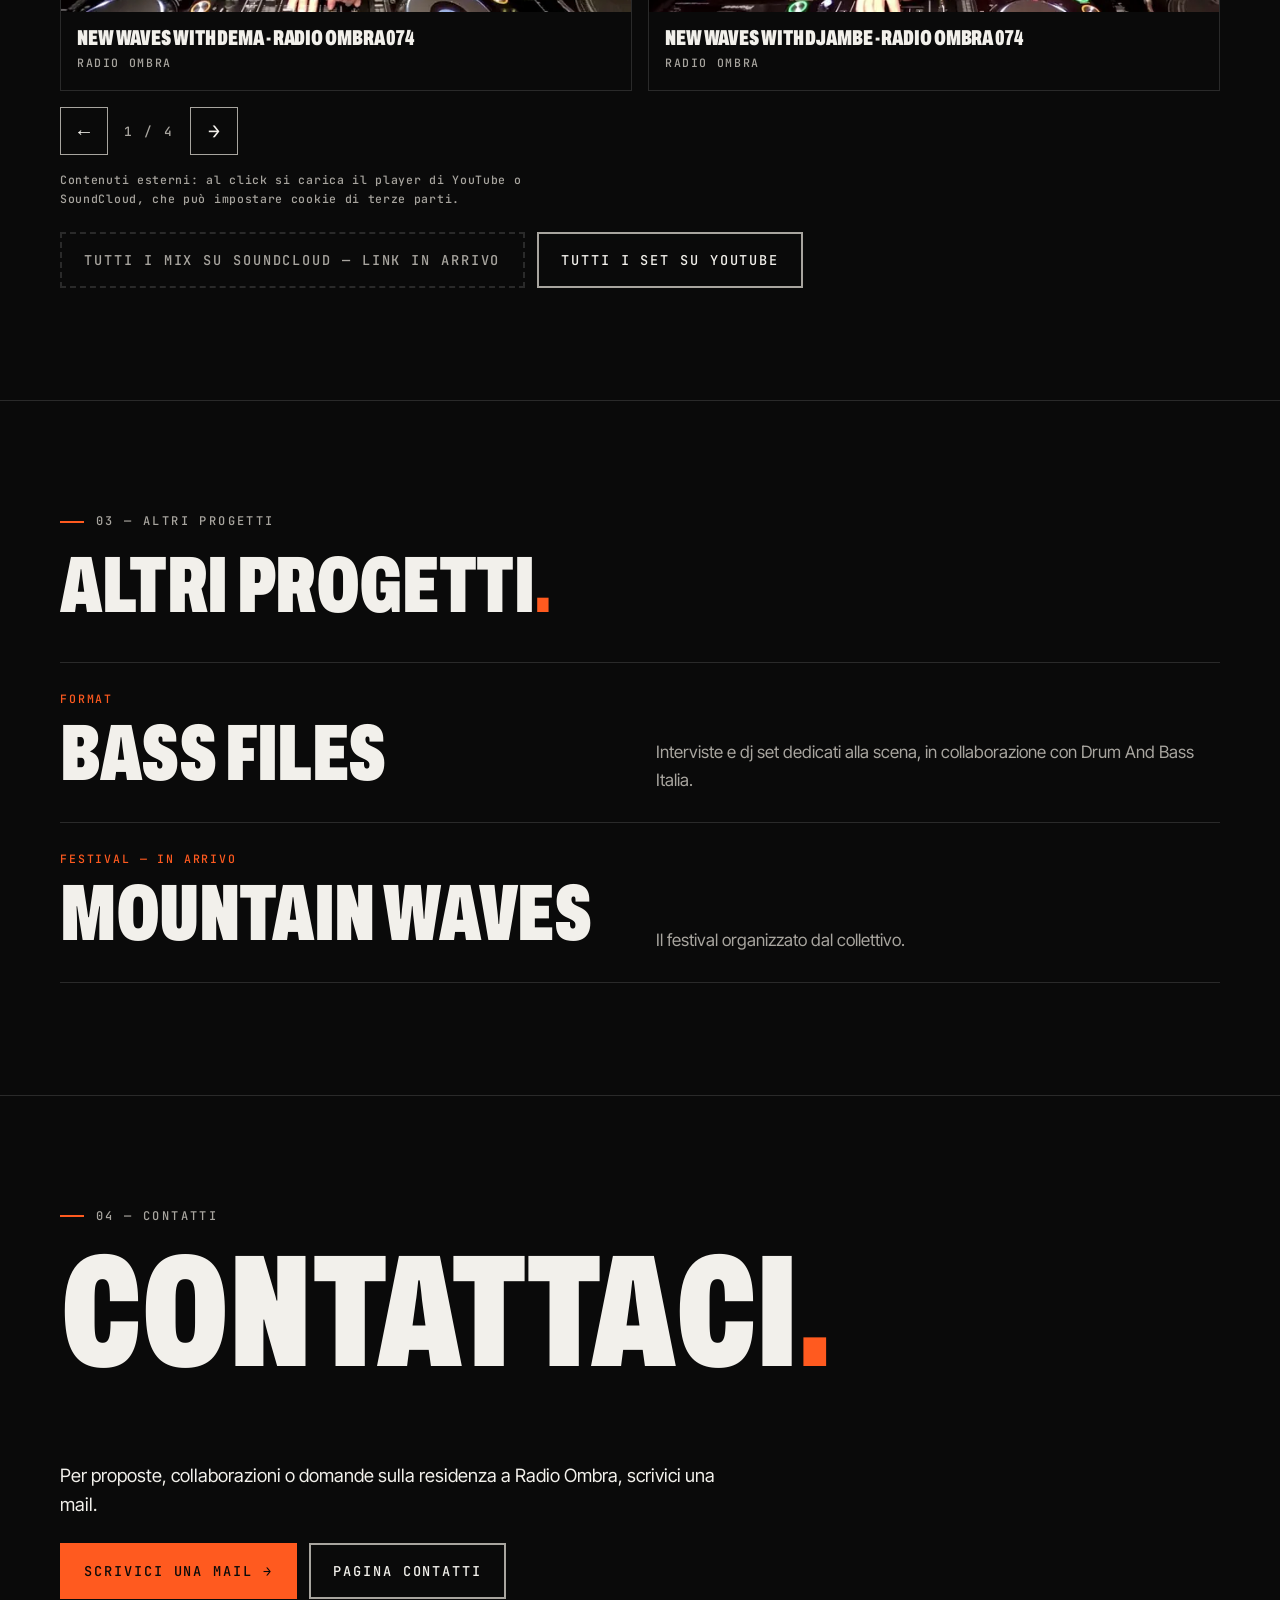
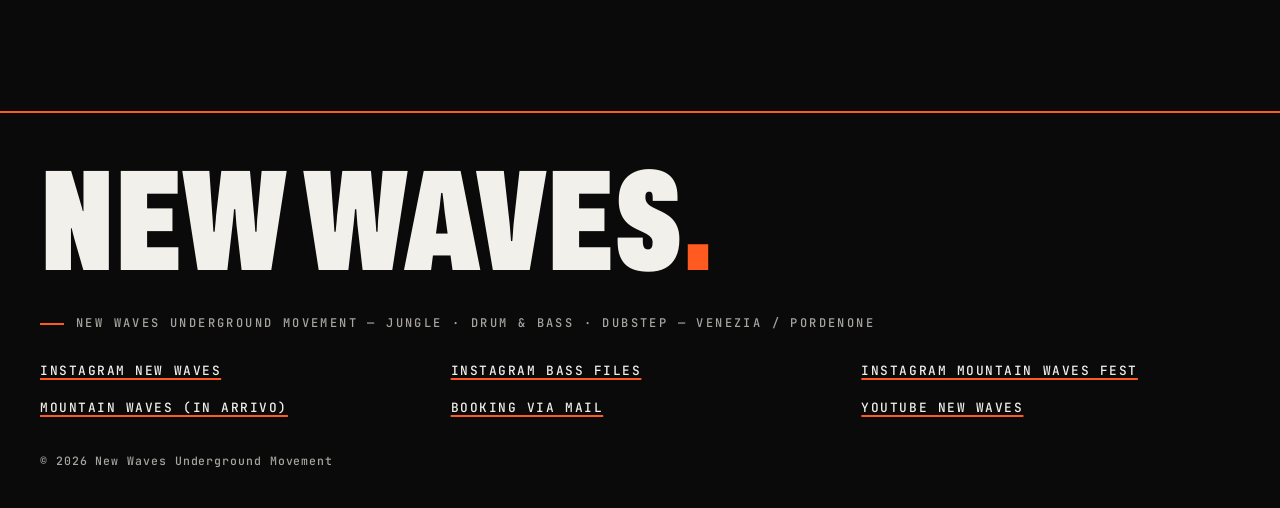
<file: radio-ombra/index.html>
<!doctype html>
<html lang="it">
<head>
  <meta charset="utf-8" />
  <meta name="viewport" content="width=device-width, initial-scale=1" />
  <title>Radio Ombra — la residenza di New Waves a Venezia</title>
  <meta name="description" content="La residenza artistica di New Waves a Radio Ombra, radio indipendente al Chet Bar di Venezia: una giornata al mese, due ore di dj set in diretta." />
  
  <meta name="theme-color" content="#0A0A0A" />
  <link rel="canonical" href="https://DOMINIO.TLD/radio-ombra/" />
  <link rel="alternate" hreflang="it" href="https://DOMINIO.TLD/radio-ombra/" />
  <link rel="alternate" hreflang="en" href="https://DOMINIO.TLD/en/radio-ombra/" />
  <link rel="alternate" hreflang="x-default" href="https://DOMINIO.TLD/radio-ombra/" />
  <!-- Open Graph / Twitter -->
  <meta property="og:type" content="website" />
  <meta property="og:site_name" content="New Waves Underground Movement" />
  <meta property="og:locale" content="it_IT" />
  <meta property="og:locale:alternate" content="en_GB" />
  <meta property="og:title" content="Radio Ombra — la residenza di New Waves a Venezia" />
  <meta property="og:description" content="La residenza artistica di New Waves a Radio Ombra, radio indipendente al Chet Bar di Venezia: una giornata al mese, due ore di dj set in diretta." />
  <meta property="og:url" content="https://DOMINIO.TLD/radio-ombra/" />
  <meta property="og:image" content="https://DOMINIO.TLD/assets/img/og/og-default.jpg" /> <!-- TODO: creare 1200x630 -->
  <meta name="twitter:card" content="summary_large_image" />
  <link rel="icon" href="../assets/icons/favicon.svg" type="image/svg+xml" /> <!-- TODO: creare favicon -->
  <link rel="stylesheet" href="../css/style.css" />
  <link rel="preload" href="../assets/fonts/archivo-var.woff2" as="font" type="font/woff2" crossorigin />
  <script type="application/ld+json">
{
  "@context": "https://schema.org",
  "@graph": [
    {
      "@type": "WebSite",
      "@id": "https://DOMINIO.TLD/#website",
      "url": "https://DOMINIO.TLD/",
      "name": "New Waves Underground Movement",
      "inLanguage": "it-IT"
    },
    {
      "@type": "WebPage",
      "@id": "https://DOMINIO.TLD/radio-ombra/#webpage",
      "url": "https://DOMINIO.TLD/radio-ombra/",
      "name": "Radio Ombra",
      "inLanguage": "it-IT",
      "isPartOf": {
        "@id": "https://DOMINIO.TLD/#website"
      },
      "breadcrumb": {
        "@id": "https://DOMINIO.TLD/radio-ombra/#breadcrumb"
      },
      "about": {
        "@id": "https://DOMINIO.TLD/radio-ombra/#series"
      }
    },
    {
      "@type": "BreadcrumbList",
      "@id": "https://DOMINIO.TLD/radio-ombra/#breadcrumb",
      "itemListElement": [
        {
          "@type": "ListItem",
          "position": 1,
          "name": "Home",
          "item": "https://DOMINIO.TLD/"
        },
        {
          "@type": "ListItem",
          "position": 2,
          "name": "Radio Ombra",
          "item": "https://DOMINIO.TLD/radio-ombra/"
        }
      ]
    },
    {
      "@type": "CreativeWorkSeries",
      "@id": "https://DOMINIO.TLD/radio-ombra/#series",
      "name": "New Waves a Radio Ombra",
      "url": "https://DOMINIO.TLD/radio-ombra/",
      "inLanguage": "it-IT",
      "description": "Residenza artistica di New Waves a Radio Ombra: una giornata al mese, per due ore, dj set in diretta dal Chet Bar sul canale YouTube di Radio Ombra.",
      "creator": {
        "@id": "https://DOMINIO.TLD/#group"
      },
      "contributor": {
        "@type": "Organization",
        "name": "Radio Ombra",
        "description": "Radio indipendente con base al Chet Bar, locale storico di Venezia.",
        "location": {
          "@type": "Place",
          "name": "Chet Bar",
          "address": {
            "@type": "PostalAddress",
            "addressLocality": "Venezia"
          }
        }
      }
    },
    {
      "@type": "MusicGroup",
      "@id": "https://DOMINIO.TLD/#group",
      "name": "New Waves Underground Movement",
      "url": "https://DOMINIO.TLD/"
    }
  ]
}
  </script>
  <script src="../js/main.js" defer></script>
</head>
<body data-page="radio-ombra">
  <!-- HEADER: tenere identico in tutte le pagine (cambia solo aria-current e il prefisso dei percorsi) -->
  <a class="skip-link" href="#main">Vai al contenuto</a>
  <header class="site-header">
    <a class="brand" href="../" aria-label="New Waves — Home">
      <img src="../assets/img/brand/logo-mark-96.webp" width="30" height="36" alt="" aria-hidden="true" />
      <span class="brand__name">NEW WAVES<span class="dot">.</span></span>
    </a>
    <button class="nav-toggle" type="button" aria-expanded="false" aria-controls="site-nav">Menu</button>
    <nav id="site-nav" class="site-nav" aria-label="Principale">
      <ul><li><a href="../">Home</a></li><li><a href="../chi-siamo/">Chi siamo</a></li><li><a href="../bass-files/">Bass Files</a></li><li><a href="../radio-ombra/" aria-current="page">Radio Ombra</a></li><li><a href="../contatti/">Contatti</a></li><li class="lang-switch"><span aria-current="true">IT</span><span class="lang-switch__sep" aria-hidden="true">/</span><a href="../en/radio-ombra/" lang="en" hreflang="en" aria-label="Switch language: English">EN</a></li></ul>
    </nav>
  </header>

  <main id="main">
    <!-- sfondo decorativo: logo New Waves (maschera CSS, vedi css/style.css) -->
    <div class="bf-bg" aria-hidden="true"><span class="bf-bg__nw"></span></div>
    <header class="page-head"><p class="label">New Waves — Radio Ombra</p><h1>Radio Ombra<span class="dot">.</span></h1></header>

    <section class="about" aria-labelledby="residenza">
      <div><p class="label">01 — La residenza</p><h2 id="residenza">Residenza artistica a Venezia<span class="dot">.</span></h2></div>
      <div class="about__text">
        <p>La residenza artistica di New Waves a Radio Ombra, radio indipendente con base al Chet Bar, locale storico di Venezia, è un progetto del collettivo dedicato alla bass music della scena veneta.</p>
        <p>Una giornata al mese, per due ore, dj set in diretta dal Chet Bar sul canale YouTube di Radio Ombra. Le dirette restano poi disponibili online.</p>
        <p>Il progetto è pensato per crescere: in futuro si aggiungeranno interviste a dj, producer e promoter della scena veneta.</p>
        <p>Due ore al mese in compagnia della bass music veneta, da chi la vive e la racconta.</p>
        <!-- TODO: giorno del mese della diretta e link al canale YouTube di Radio Ombra -->
      </div>
    </section>

    <section aria-labelledby="ascolta"><p class="label">02 — Puntate e mix</p><h2 id="ascolta">Ascolta<span class="dot">.</span></h2>
      <div class="carousel" role="region" aria-roledescription="carosello" aria-label="Puntate di Radio Ombra">
        <div class="carousel__track" data-media data-media-tag="radio-ombra"></div>
      </div>
      <noscript><p>Per guardare le puntate serve JavaScript: le trovi sul <a href="https://www.youtube.com/@Newwaves_undergroundmovement" target="_blank" rel="noopener">canale YouTube di New Waves</a>.</p></noscript>
      <div class="btn-row">
        <a class="btn" data-channel="soundcloud" data-channel-label="Tutti i mix su SoundCloud">Tutti i mix su SoundCloud</a>
        <a class="btn btn--ghost" href="https://www.youtube.com/@Newwaves_undergroundmovement" target="_blank" rel="noopener" data-channel="youtube" data-channel-label="Tutti i set su YouTube">Tutti i set su YouTube</a>
      </div>
    </section>

    <section aria-labelledby="progetti"><p class="label">03 — Altri progetti</p><h2 id="progetti">Altri progetti<span class="dot">.</span></h2>
      <ul class="project-list">
        <li class="project"><p class="project__tag">Format</p><h3><a href="../bass-files/">Bass Files</a></h3><p>Interviste e dj set dedicati alla scena, in collaborazione con Drum And Bass Italia.</p></li>
        <li class="project"><p class="project__tag">Festival — in arrivo</p><h3><a href="../mountain-waves/">Mountain Waves</a></h3><p>Il festival organizzato dal collettivo.</p></li>
      </ul>
    </section>

    <section class="cta-booking" aria-labelledby="booking"><p class="label">04 — Contatti</p><h2 id="booking">Contattaci<span class="dot">.</span></h2>
      <p>Per proposte, collaborazioni o domande sulla residenza a Radio Ombra, scrivici una mail.</p>
      <div class="btn-row"><a class="btn" href="mailto:newwavesundergroundmovement@gmail.com?subject=Radio%20Ombra">Scrivici una mail →</a><a class="btn btn--ghost" href="../contatti/">Pagina contatti</a></div>
    </section>
  </main>

  <!-- FOOTER: tenere identico in tutte le pagine -->
  <footer class="site-footer">
    <p class="footer-big" aria-hidden="true">NEW WAVES<span class="dot">.</span></p>
    <p class="label">New Waves Underground Movement — Jungle · Drum &amp; Bass · Dubstep — Venezia / Pordenone</p>
    <ul class="footer-links">
      <li><a href="https://instagram.com/newwaves_um" target="_blank" rel="noopener">Instagram New Waves</a></li>
      <li><a href="https://instagram.com/bass_files_italia" target="_blank" rel="noopener">Instagram Bass Files</a></li>
      <li><a href="https://instagram.com/mountainwavesfest" target="_blank" rel="noopener">Instagram Mountain Waves Fest</a></li>
      <li><a href="../mountain-waves/">Mountain Waves (in arrivo)</a></li>
      <li><a href="mailto:newwavesundergroundmovement@gmail.com?subject=Booking%20New%20Waves">Booking via mail</a></li>
      <li><a href="https://www.youtube.com/@Newwaves_undergroundmovement" target="_blank" rel="noopener">YouTube New Waves</a></li>
      <!-- TODO: link canale SoundCloud (da data/media.json -> channels) -->
    </ul>
    <p class="legal">© 2026 New Waves Underground Movement</p>
  </footer>
</body>
</html>
</file>
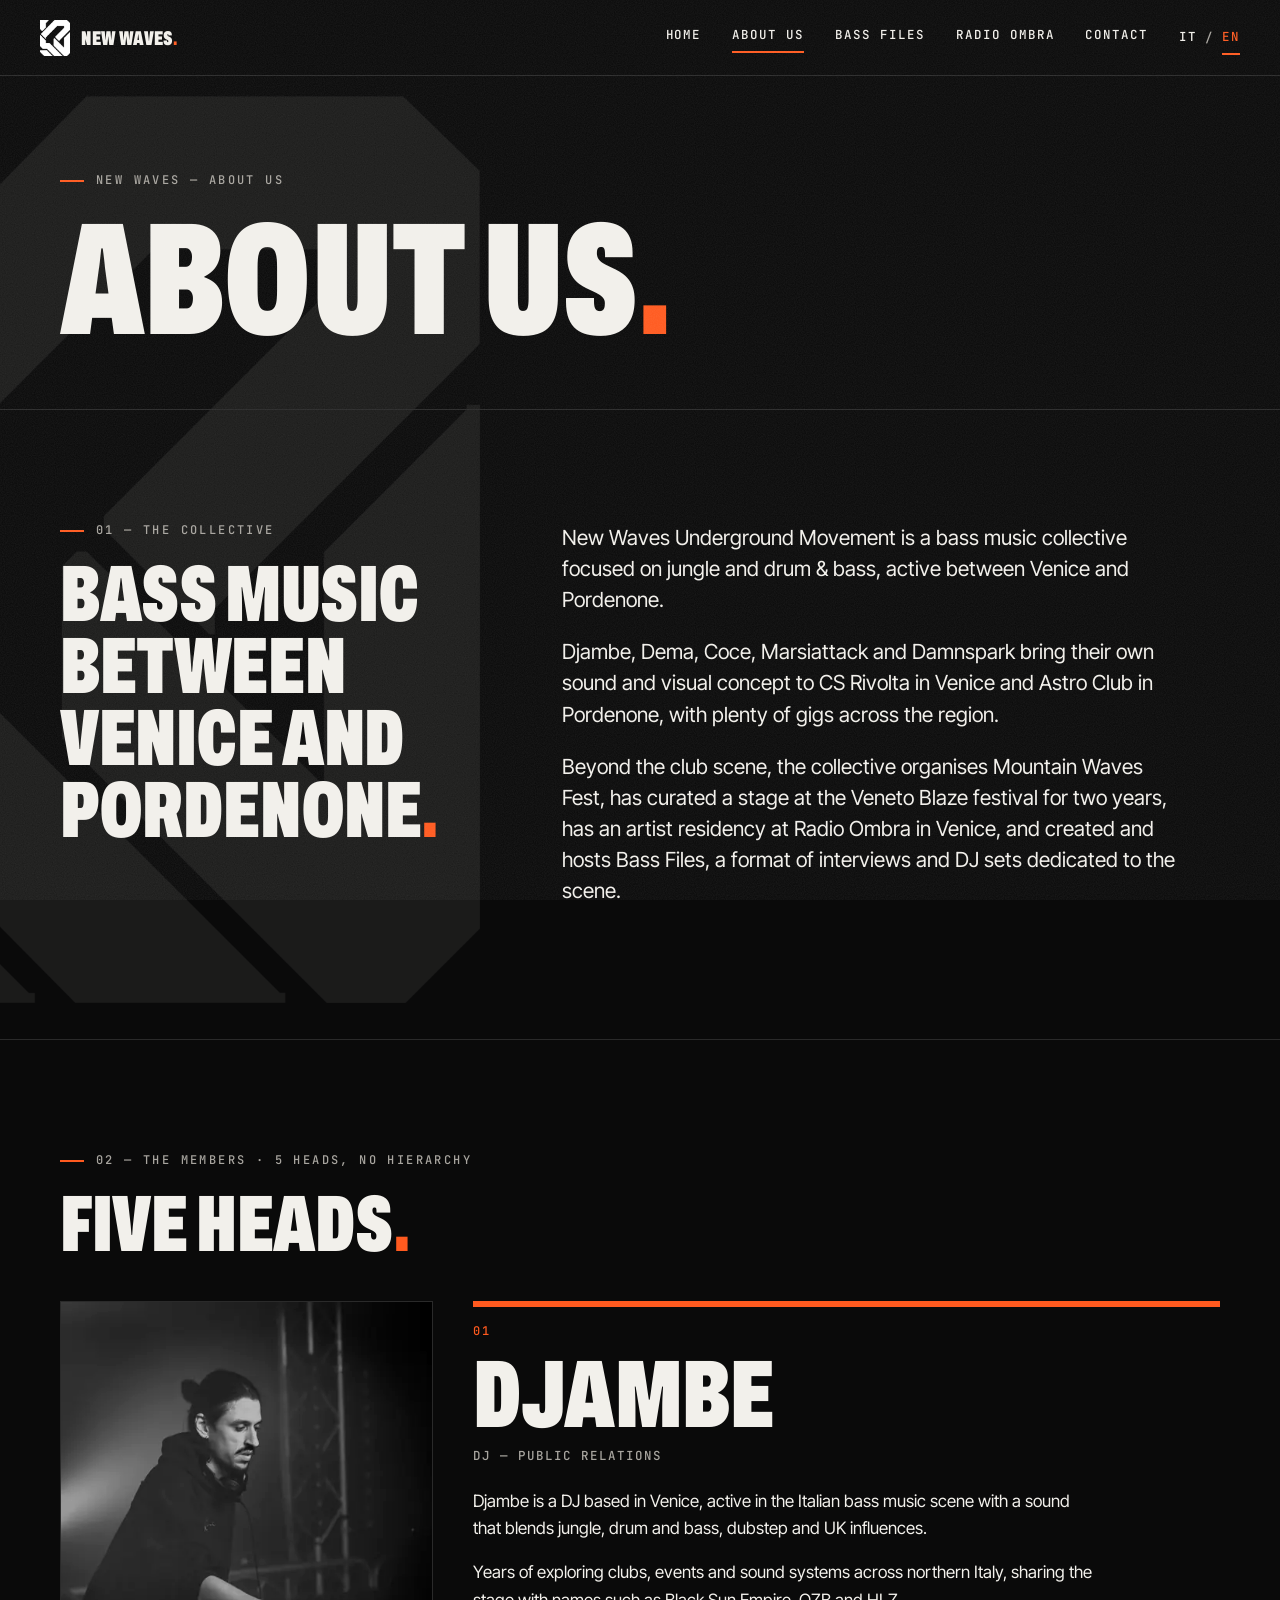
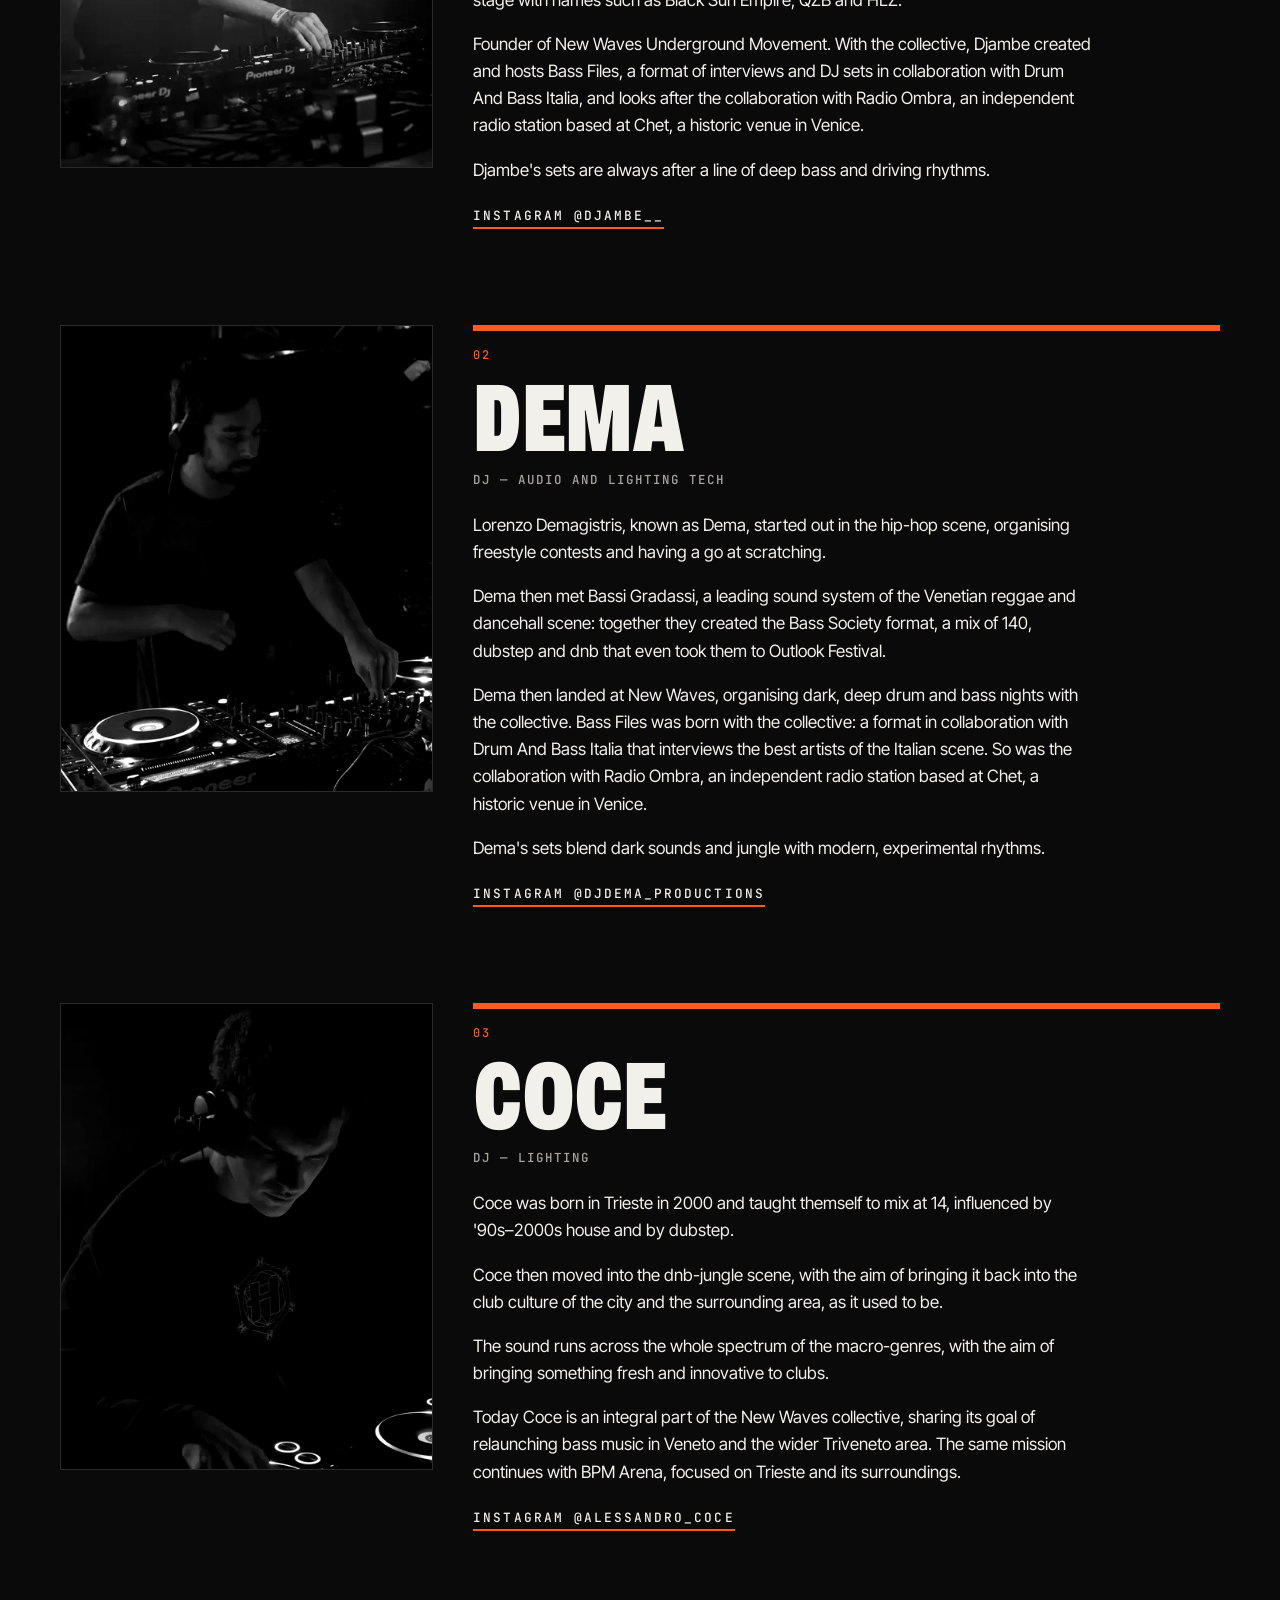
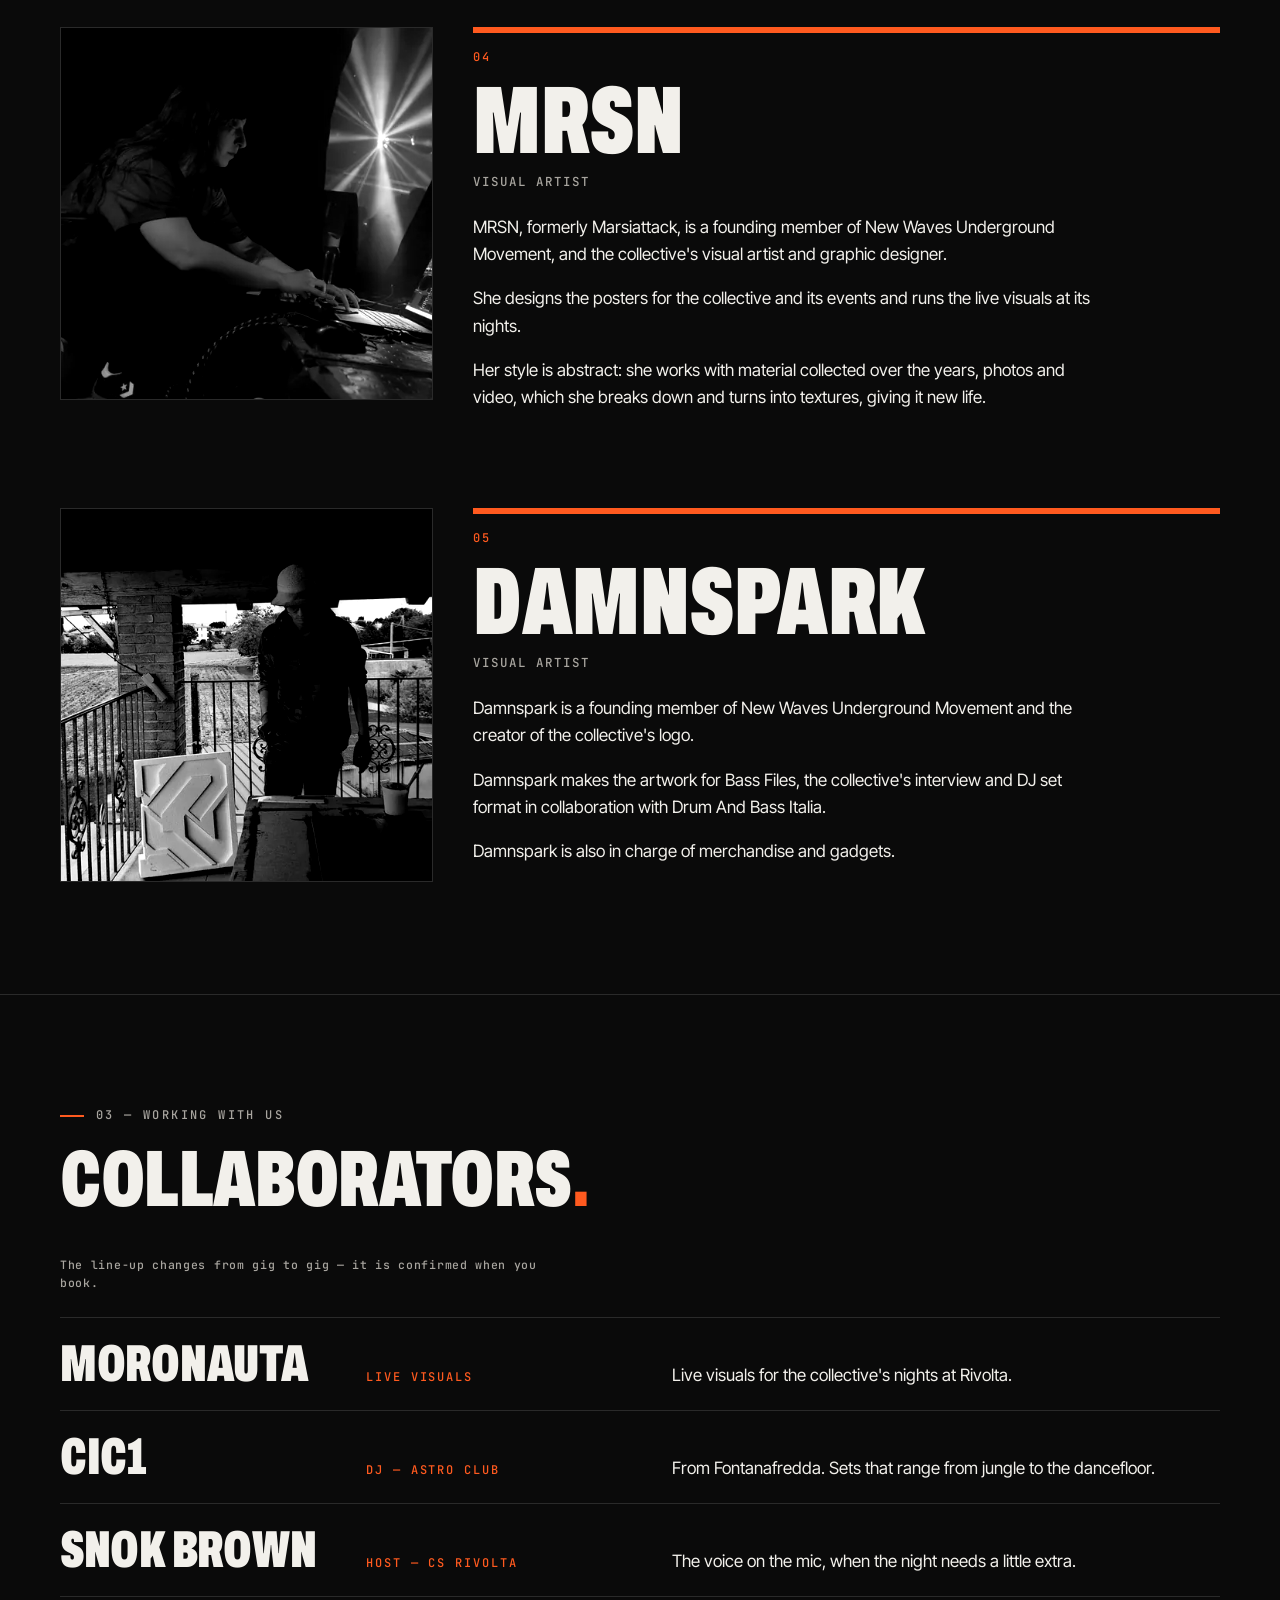
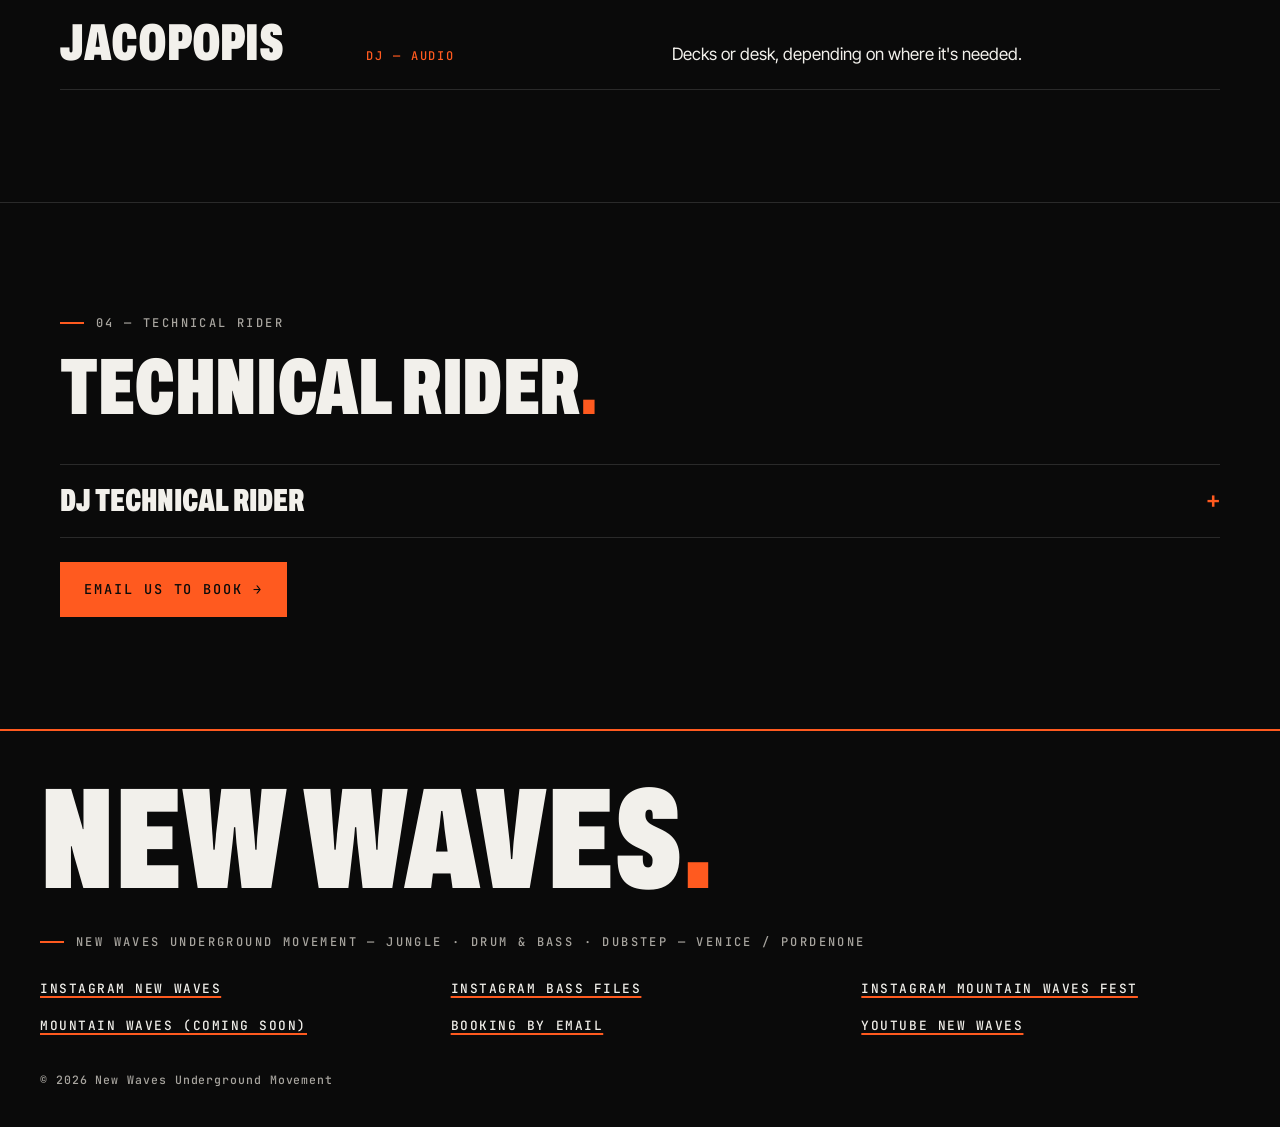
<file: en/about/index.html>
<!doctype html>
<html lang="en">
<head>
  <meta charset="utf-8" />
  <meta name="viewport" content="width=device-width, initial-scale=1" />
  <!-- DA REVISIONARE -->
  <title>About us — the 5 members of New Waves Underground Movement</title>
  <meta name="description" content="The New Waves Underground Movement collective and its five members: Djambe, Dema, Coce, MRSN and Damnspark. Bios, collaborators and technical rider." />
  
  <meta name="theme-color" content="#0A0A0A" />
  <link rel="canonical" href="https://DOMINIO.TLD/en/about/" />
  <link rel="alternate" hreflang="it" href="https://DOMINIO.TLD/chi-siamo/" />
  <link rel="alternate" hreflang="en" href="https://DOMINIO.TLD/en/about/" />
  <link rel="alternate" hreflang="x-default" href="https://DOMINIO.TLD/chi-siamo/" />
  <!-- Open Graph / Twitter -->
  <meta property="og:type" content="website" />
  <meta property="og:site_name" content="New Waves Underground Movement" />
  <meta property="og:locale" content="en_GB" />
  <meta property="og:locale:alternate" content="it_IT" />
  <meta property="og:title" content="About us — the 5 members of New Waves Underground Movement" />
  <meta property="og:description" content="The New Waves Underground Movement collective and its five members: Djambe, Dema, Coce, MRSN and Damnspark. Bios, collaborators and technical rider." />
  <meta property="og:url" content="https://DOMINIO.TLD/en/about/" />
  <meta property="og:image" content="https://DOMINIO.TLD/assets/img/og/og-default.jpg" /> <!-- TODO: creare 1200x630 -->
  <meta name="twitter:card" content="summary_large_image" />
  <link rel="icon" href="../../assets/icons/favicon.svg" type="image/svg+xml" /> <!-- TODO: creare favicon -->
  <link rel="stylesheet" href="../../css/style.css" />
  <link rel="preload" href="../../assets/fonts/archivo-var.woff2" as="font" type="font/woff2" crossorigin />
  <script type="application/ld+json">
{
  "@context": "https://schema.org",
  "@graph": [
    {
      "@type": "WebSite",
      "@id": "https://DOMINIO.TLD/en/#website",
      "url": "https://DOMINIO.TLD/en/",
      "name": "New Waves Underground Movement",
      "inLanguage": "en-GB"
    },
    {
      "@type": "AboutPage",
      "@id": "https://DOMINIO.TLD/en/about/#webpage",
      "url": "https://DOMINIO.TLD/en/about/",
      "name": "About us",
      "inLanguage": "en-GB",
      "isPartOf": {
        "@id": "https://DOMINIO.TLD/en/#website"
      },
      "breadcrumb": {
        "@id": "https://DOMINIO.TLD/en/about/#breadcrumb"
      },
      "about": {
        "@id": "https://DOMINIO.TLD/#group"
      }
    },
    {
      "@type": "BreadcrumbList",
      "@id": "https://DOMINIO.TLD/en/about/#breadcrumb",
      "itemListElement": [
        {
          "@type": "ListItem",
          "position": 1,
          "name": "Home",
          "item": "https://DOMINIO.TLD/en/"
        },
        {
          "@type": "ListItem",
          "position": 2,
          "name": "About us",
          "item": "https://DOMINIO.TLD/en/about/"
        }
      ]
    },
    {
      "@type": "MusicGroup",
      "@id": "https://DOMINIO.TLD/#group",
      "name": "New Waves Underground Movement",
      "url": "https://DOMINIO.TLD/",
      "member": [
        {
          "@id": "https://DOMINIO.TLD/chi-siamo/#djambe"
        },
        {
          "@id": "https://DOMINIO.TLD/chi-siamo/#dema"
        },
        {
          "@id": "https://DOMINIO.TLD/chi-siamo/#coce"
        },
        {
          "@id": "https://DOMINIO.TLD/chi-siamo/#mrsn"
        },
        {
          "@id": "https://DOMINIO.TLD/chi-siamo/#damnspark"
        }
      ]
    },
    {
      "@type": "Person",
      "@id": "https://DOMINIO.TLD/chi-siamo/#djambe",
      "name": "Djambe",
      "url": "https://DOMINIO.TLD/en/about/#djambe",
      "jobTitle": "DJ — Public relations",
      "memberOf": {
        "@id": "https://DOMINIO.TLD/#group"
      },
      "image": "https://DOMINIO.TLD/assets/img/membri/djambe.webp",
      "sameAs": [
        "https://instagram.com/djambe__"
      ]
    },
    {
      "@type": "Person",
      "@id": "https://DOMINIO.TLD/chi-siamo/#dema",
      "name": "Dema",
      "url": "https://DOMINIO.TLD/en/about/#dema",
      "jobTitle": "DJ — Audio and lighting tech",
      "memberOf": {
        "@id": "https://DOMINIO.TLD/#group"
      },
      "alternateName": "Lorenzo Demagistris",
      "image": "https://DOMINIO.TLD/assets/img/membri/dema.webp",
      "sameAs": [
        "https://instagram.com/djdema_productions"
      ]
    },
    {
      "@type": "Person",
      "@id": "https://DOMINIO.TLD/chi-siamo/#coce",
      "name": "Coce",
      "url": "https://DOMINIO.TLD/en/about/#coce",
      "jobTitle": "DJ — Lighting",
      "memberOf": {
        "@id": "https://DOMINIO.TLD/#group"
      },
      "image": "https://DOMINIO.TLD/assets/img/membri/coce.webp",
      "sameAs": [
        "https://instagram.com/alessandro_coce"
      ]
    },
    {
      "@type": "Person",
      "@id": "https://DOMINIO.TLD/chi-siamo/#mrsn",
      "name": "MRSN",
      "url": "https://DOMINIO.TLD/en/about/#mrsn",
      "jobTitle": "Visual artist",
      "memberOf": {
        "@id": "https://DOMINIO.TLD/#group"
      },
      "image": "https://DOMINIO.TLD/assets/img/membri/mrsn.webp"
    },
    {
      "@type": "Person",
      "@id": "https://DOMINIO.TLD/chi-siamo/#damnspark",
      "name": "Damnspark",
      "url": "https://DOMINIO.TLD/en/about/#damnspark",
      "jobTitle": "Visual artist",
      "image": "https://DOMINIO.TLD/assets/img/membri/damnspark.webp",
      "memberOf": {
        "@id": "https://DOMINIO.TLD/#group"
      }
    }
  ]
}
  </script>
  <script src="../../js/main.js" defer></script>
</head>
<body data-page="chi-siamo">
  <!-- HEADER: tenere identico in tutte le pagine (cambia solo aria-current e il prefisso dei percorsi) -->
  <a class="skip-link" href="#main">Skip to content</a>
  <header class="site-header">
    <a class="brand" href="../" aria-label="New Waves — Home">
      <img src="../../assets/img/brand/logo-mark-96.webp" width="30" height="36" alt="" aria-hidden="true" />
      <span class="brand__name">NEW WAVES<span class="dot">.</span></span>
    </a>
    <button class="nav-toggle" type="button" aria-expanded="false" aria-controls="site-nav">Menu</button>
    <nav id="site-nav" class="site-nav" aria-label="Main">
      <ul><li><a href="../">Home</a></li><li><a href="../about/" aria-current="page">About us</a></li><li><a href="../bass-files/">Bass Files</a></li><li><a href="../radio-ombra/">Radio Ombra</a></li><li><a href="../contact/">Contact</a></li><li class="lang-switch"><a href="../../chi-siamo/" lang="it" hreflang="it" aria-label="Cambia lingua: Italiano">IT</a><span class="lang-switch__sep" aria-hidden="true">/</span><span aria-current="true">EN</span></li></ul>
    </nav>
  </header>

  <main id="main">
    <!-- sfondo decorativo: logo New Waves (maschera CSS, vedi ../../css/style.css) -->
    <div class="bf-bg" aria-hidden="true"><span class="bf-bg__nw"></span></div>
    <header class="page-head"><p class="label"><!-- DA REVISIONARE -->New Waves — About us</p><h1><!-- DA REVISIONARE -->About us<span class="dot">.</span></h1></header>

    <section class="about" aria-labelledby="collettivo">
      <div><p class="label"><!-- DA REVISIONARE -->01 — The collective</p><h2 id="collettivo"><!-- DA REVISIONARE -->Bass music between Venice and Pordenone<span class="dot">.</span></h2></div>
      <div class="about__text">
        <p><!-- DA REVISIONARE -->New Waves Underground Movement is a bass music collective focused on jungle and drum &amp; bass, active between Venice and Pordenone.</p>
        <p><!-- DA REVISIONARE -->Djambe, Dema, Coce, Marsiattack and Damnspark bring their own sound and visual concept to CS Rivolta in Venice and Astro Club in Pordenone, with plenty of gigs across the region.</p>
        <p><!-- DA REVISIONARE -->Beyond the club scene, the collective organises Mountain Waves Fest, has curated a stage at the Veneto Blaze festival for two years, has an artist residency at Radio Ombra in Venice, and created and hosts Bass Files, a format of interviews and DJ sets dedicated to the scene.</p>
      </div>
    </section>

    <section aria-labelledby="membri"><p class="label"><!-- DA REVISIONARE -->02 — The members · 5 heads, no hierarchy</p><h2 id="membri"><!-- DA REVISIONARE -->Five heads<span class="dot">.</span></h2>
      <!-- TODO: Instagram di MRSN e Damnspark -->
      <div class="member-grid">
      <article class="member" id="djambe">
        <div class="photo-slot"><img src="../../assets/img/membri/djambe-480.webp" srcset="../../assets/img/membri/djambe-480.webp 480w, ../../assets/img/membri/djambe.webp 1400w" sizes="(min-width: 768px) 33vw, 62vw" width="1400" height="1742" alt="Djambe behind the decks during a set" loading="lazy" decoding="async" /></div>
        <div class="member__body">
          <p class="member__n">01</p>
          <h3>Djambe</h3>
          <p class="member__role"><!-- DA REVISIONARE -->DJ — Public relations</p>
          <p><!-- DA REVISIONARE -->Djambe is a DJ based in Venice, active in the Italian bass music scene with a sound that blends jungle, drum and bass, dubstep and UK influences.</p><p><!-- DA REVISIONARE -->Years of exploring clubs, events and sound systems across northern Italy, sharing the stage with names such as Black Sun Empire, QZB and HLZ.</p><p><!-- DA REVISIONARE -->Founder of New Waves Underground Movement. With the collective, Djambe created and hosts Bass Files, a format of interviews and DJ sets in collaboration with Drum And Bass Italia, and looks after the collaboration with Radio Ombra, an independent radio station based at Chet, a historic venue in Venice.</p><p><!-- DA REVISIONARE -->Djambe's sets are always after a line of deep bass and driving rhythms.</p>
          <p><a class="link-arrow" href="https://instagram.com/djambe__" target="_blank" rel="noopener">Instagram @djambe__</a></p>
        </div>
      </article>
      <article class="member" id="dema">
        <div class="photo-slot"><img src="../../assets/img/membri/dema-480.webp" srcset="../../assets/img/membri/dema-480.webp 480w, ../../assets/img/membri/dema.webp 1400w" sizes="(min-width: 768px) 33vw, 62vw" width="1400" height="1742" alt="Dema at the mixer during a set" loading="lazy" decoding="async" /></div>
        <div class="member__body">
          <p class="member__n">02</p>
          <h3>Dema</h3>
          <p class="member__role"><!-- DA REVISIONARE -->DJ — Audio and lighting tech</p>
          <p><!-- DA REVISIONARE -->Lorenzo Demagistris, known as Dema, started out in the hip-hop scene, organising freestyle contests and having a go at scratching.</p><p><!-- DA REVISIONARE -->Dema then met Bassi Gradassi, a leading sound system of the Venetian reggae and dancehall scene: together they created the Bass Society format, a mix of 140, dubstep and dnb that even took them to Outlook Festival.</p><p><!-- DA REVISIONARE -->Dema then landed at New Waves, organising dark, deep drum and bass nights with the collective. Bass Files was born with the collective: a format in collaboration with Drum And Bass Italia that interviews the best artists of the Italian scene. So was the collaboration with Radio Ombra, an independent radio station based at Chet, a historic venue in Venice.</p><p><!-- DA REVISIONARE -->Dema's sets blend dark sounds and jungle with modern, experimental rhythms.</p>
          <p><a class="link-arrow" href="https://instagram.com/djdema_productions" target="_blank" rel="noopener">Instagram @djdema_productions</a></p>
        </div>
      </article>
      <article class="member" id="coce">
        <div class="photo-slot"><img src="../../assets/img/membri/coce-480.webp" srcset="../../assets/img/membri/coce-480.webp 480w, ../../assets/img/membri/coce.webp 1400w" sizes="(min-width: 768px) 33vw, 62vw" width="1400" height="1742" alt="Coce wearing headphones behind the decks" loading="lazy" decoding="async" /></div>
        <div class="member__body">
          <p class="member__n">03</p>
          <h3>Coce</h3>
          <p class="member__role"><!-- DA REVISIONARE -->DJ — Lighting</p>
          <p><!-- DA REVISIONARE -->Coce was born in Trieste in 2000 and taught themself to mix at 14, influenced by '90s–2000s house and by dubstep.</p><p><!-- DA REVISIONARE -->Coce then moved into the dnb-jungle scene, with the aim of bringing it back into the club culture of the city and the surrounding area, as it used to be.</p><p><!-- DA REVISIONARE -->The sound runs across the whole spectrum of the macro-genres, with the aim of bringing something fresh and innovative to clubs.</p><p><!-- DA REVISIONARE -->Today Coce is an integral part of the New Waves collective, sharing its goal of relaunching bass music in Veneto and the wider Triveneto area. The same mission continues with BPM Arena, focused on Trieste and its surroundings.</p>
          <p><a class="link-arrow" href="https://instagram.com/alessandro_coce" target="_blank" rel="noopener">Instagram @alessandro_coce</a></p>
        </div>
      </article>
      <article class="member member--short" id="mrsn">
        <div class="photo-slot"><img src="../../assets/img/membri/mrsn-480.webp" srcset="../../assets/img/membri/mrsn-480.webp 480w, ../../assets/img/membri/mrsn.webp 1400w" sizes="(min-width: 768px) 33vw, 62vw" width="1400" height="1400" alt="MRSN at a laptop during a night, under the stage lights" loading="lazy" decoding="async" /></div>
        <div class="member__body">
          <p class="member__n">04</p>
          <h3>MRSN</h3>
          <p class="member__role">Visual artist</p>
          <p><!-- DA REVISIONARE -->MRSN, formerly Marsiattack, is a founding member of New Waves Underground Movement, and the collective's visual artist and graphic designer.</p><p><!-- DA REVISIONARE -->She designs the posters for the collective and its events and runs the live visuals at its nights.</p><p><!-- DA REVISIONARE -->Her style is abstract: she works with material collected over the years, photos and video, which she breaks down and turns into textures, giving it new life.</p>
          <!-- TODO: Instagram (da fornire) -->
        </div>
      </article>
      <article class="member member--short" id="damnspark">
        <div class="photo-slot"><img src="../../assets/img/membri/damnspark-480.webp" srcset="../../assets/img/membri/damnspark-480.webp 480w, ../../assets/img/membri/damnspark.webp 1400w" sizes="(min-width: 768px) 33vw, 62vw" width="1400" height="1400" alt="Damnspark in a hat, standing by a table; in the foreground, a white panel with the New Waves logo in relief" loading="lazy" decoding="async" /></div>
        <div class="member__body">
          <p class="member__n">05</p>
          <h3>Damnspark</h3>
          <p class="member__role">Visual artist</p>
          <p><!-- DA REVISIONARE -->Damnspark is a founding member of New Waves Underground Movement and the creator of the collective's logo.</p><p><!-- DA REVISIONARE -->Damnspark makes the artwork for Bass Files, the collective's interview and DJ set format in collaboration with Drum And Bass Italia.</p><p><!-- DA REVISIONARE -->Damnspark is also in charge of merchandise and gadgets.</p>
          <!-- TODO: Instagram (da fornire) -->
        </div>
      </article>
      </div>
    </section>

    <section aria-labelledby="collaboratori"><p class="label"><!-- DA REVISIONARE -->03 — Working with us</p><h2 id="collaboratori"><!-- DA REVISIONARE -->Collaborators<span class="dot">.</span></h2>
      <p class="media-note"><!-- DA REVISIONARE -->The line-up changes from gig to gig — it is confirmed when you book.</p>
      <ul class="collab-list">
        <li class="collab"><h3>Moronauta</h3><p class="collab__role"><!-- DA REVISIONARE -->Live visuals</p><p><!-- DA REVISIONARE -->Live visuals for the collective's nights at Rivolta.</p></li>
        <li class="collab"><h3>CIC1</h3><p class="collab__role">DJ — Astro Club</p><p><!-- DA REVISIONARE -->From Fontanafredda. Sets that range from jungle to the dancefloor.</p></li>
        <li class="collab"><h3>Snok Brown</h3><p class="collab__role">Host — CS Rivolta</p><p><!-- DA REVISIONARE -->The voice on the mic, when the night needs a little extra.</p></li>
        <li class="collab"><h3>Jacopopis</h3><p class="collab__role">DJ — Audio</p><p><!-- DA REVISIONARE -->Decks or desk, depending on where it's needed.</p></li>
      </ul>
    </section>

    <section aria-labelledby="rider"><p class="label"><!-- DA REVISIONARE -->04 — Technical rider</p><h2 id="rider"><!-- DA REVISIONARE -->Technical rider<span class="dot">.</span></h2>
      <details class="accordion">
        <summary><!-- DA REVISIONARE -->DJ technical rider</summary>
        <div class="accordion__body">
          <ul>
            <li><strong>Mixer:</strong> <!-- DA REVISIONARE -->Pioneer DJM-900NXS (or better)</li>
            <li><strong><!-- DA REVISIONARE -->Players:</strong> <!-- DA REVISIONARE -->3× Pioneer CDJ-2000NXS2 (or better — preferably 4 for b2b sets)</li>
          </ul>
          <p><!-- DA REVISIONARE -->Other requirements can be agreed when booking.</p>
        </div>
      </details>
      <div class="btn-row"><a class="btn" href="mailto:newwavesundergroundmovement@gmail.com?subject=Booking%20New%20Waves"><!-- DA REVISIONARE -->Email us to book →</a></div>
    </section>
  </main>

  <!-- FOOTER: tenere identico in tutte le pagine -->
  <footer class="site-footer">
    <p class="footer-big" aria-hidden="true">NEW WAVES<span class="dot">.</span></p>
    <p class="label">New Waves Underground Movement — Jungle · Drum &amp; Bass · Dubstep — Venice / Pordenone</p>
    <ul class="footer-links">
      <li><a href="https://instagram.com/newwaves_um" target="_blank" rel="noopener">Instagram New Waves</a></li>
      <li><a href="https://instagram.com/bass_files_italia" target="_blank" rel="noopener">Instagram Bass Files</a></li>
      <li><a href="https://instagram.com/mountainwavesfest" target="_blank" rel="noopener">Instagram Mountain Waves Fest</a></li>
      <li><a href="../mountain-waves/">Mountain Waves (coming soon)</a></li>
      <li><a href="mailto:newwavesundergroundmovement@gmail.com?subject=Booking%20New%20Waves">Booking by email</a></li>
      <li><a href="https://www.youtube.com/@Newwaves_undergroundmovement" target="_blank" rel="noopener">YouTube New Waves</a></li>
      <!-- TODO: link canale SoundCloud (da data/media.json -> channels) -->
    </ul>
    <p class="legal">© 2026 New Waves Underground Movement</p>
  </footer>
</body>
</html>
</file>
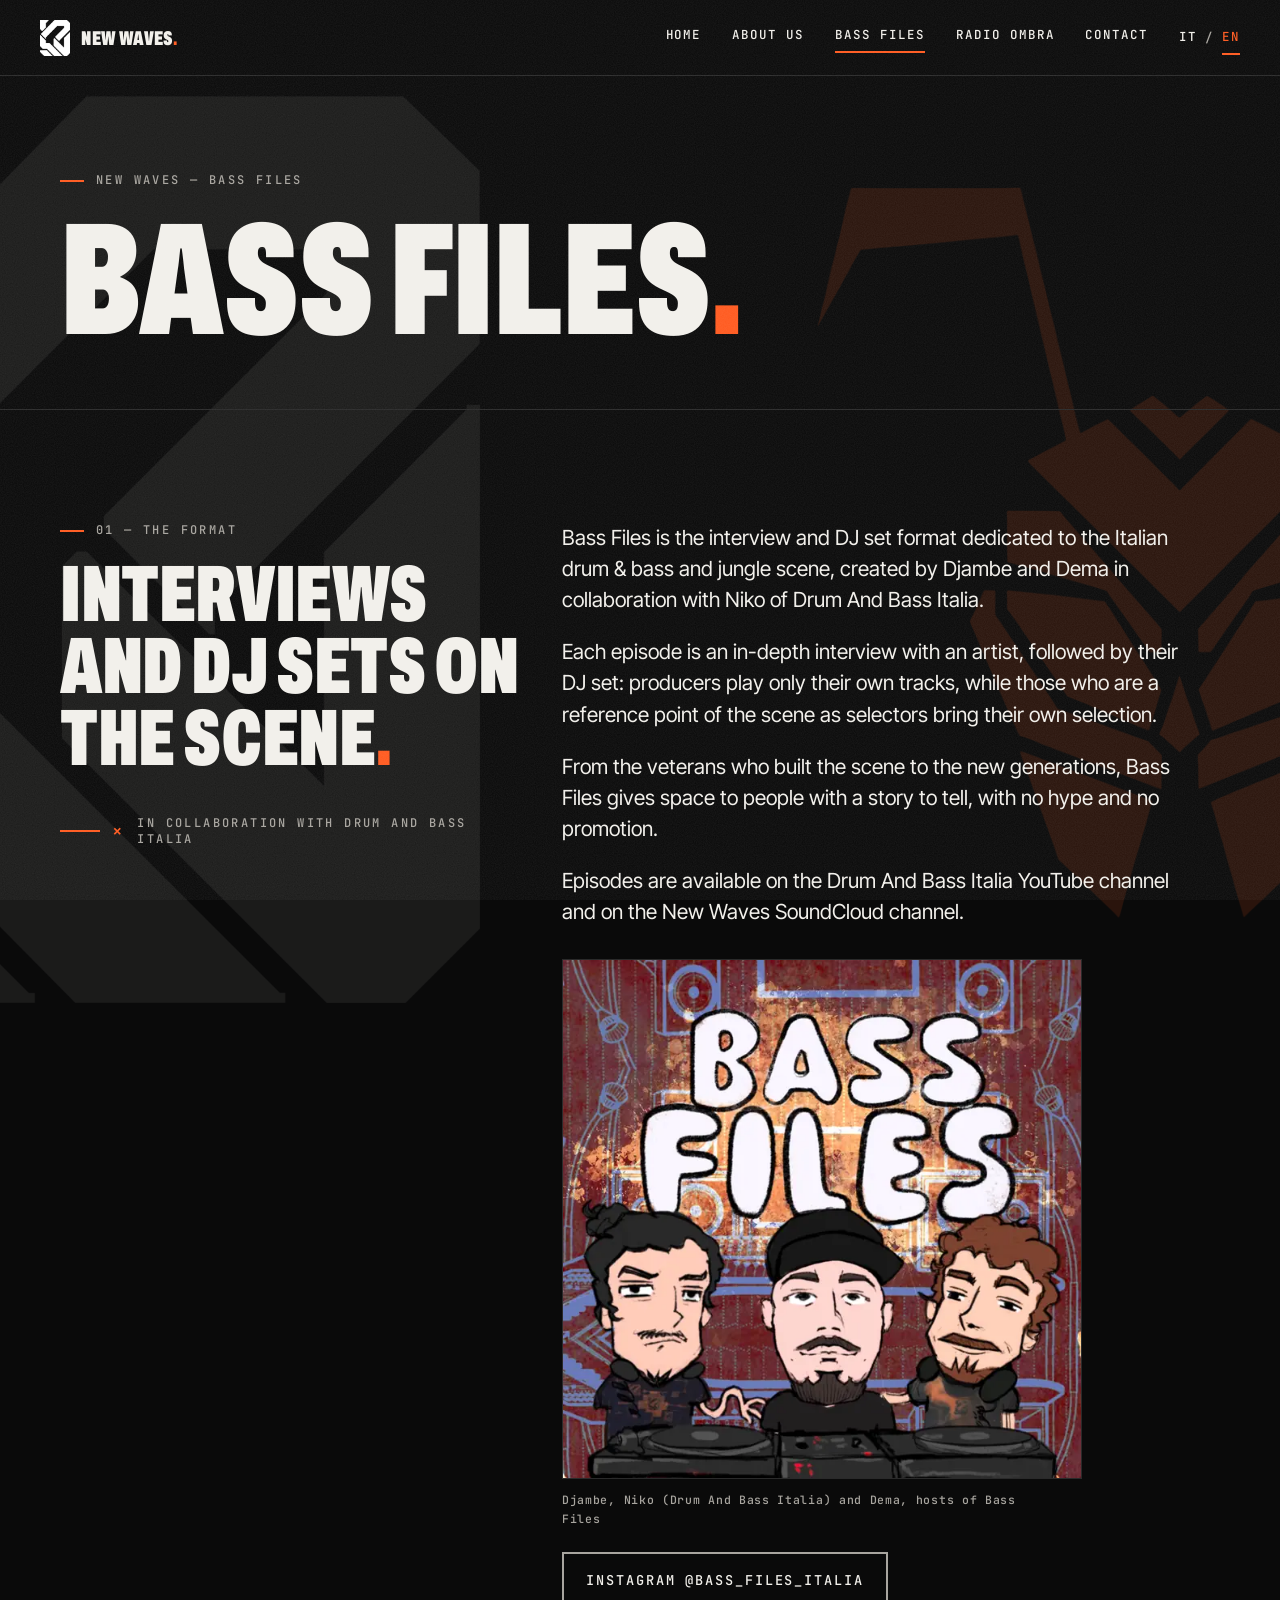
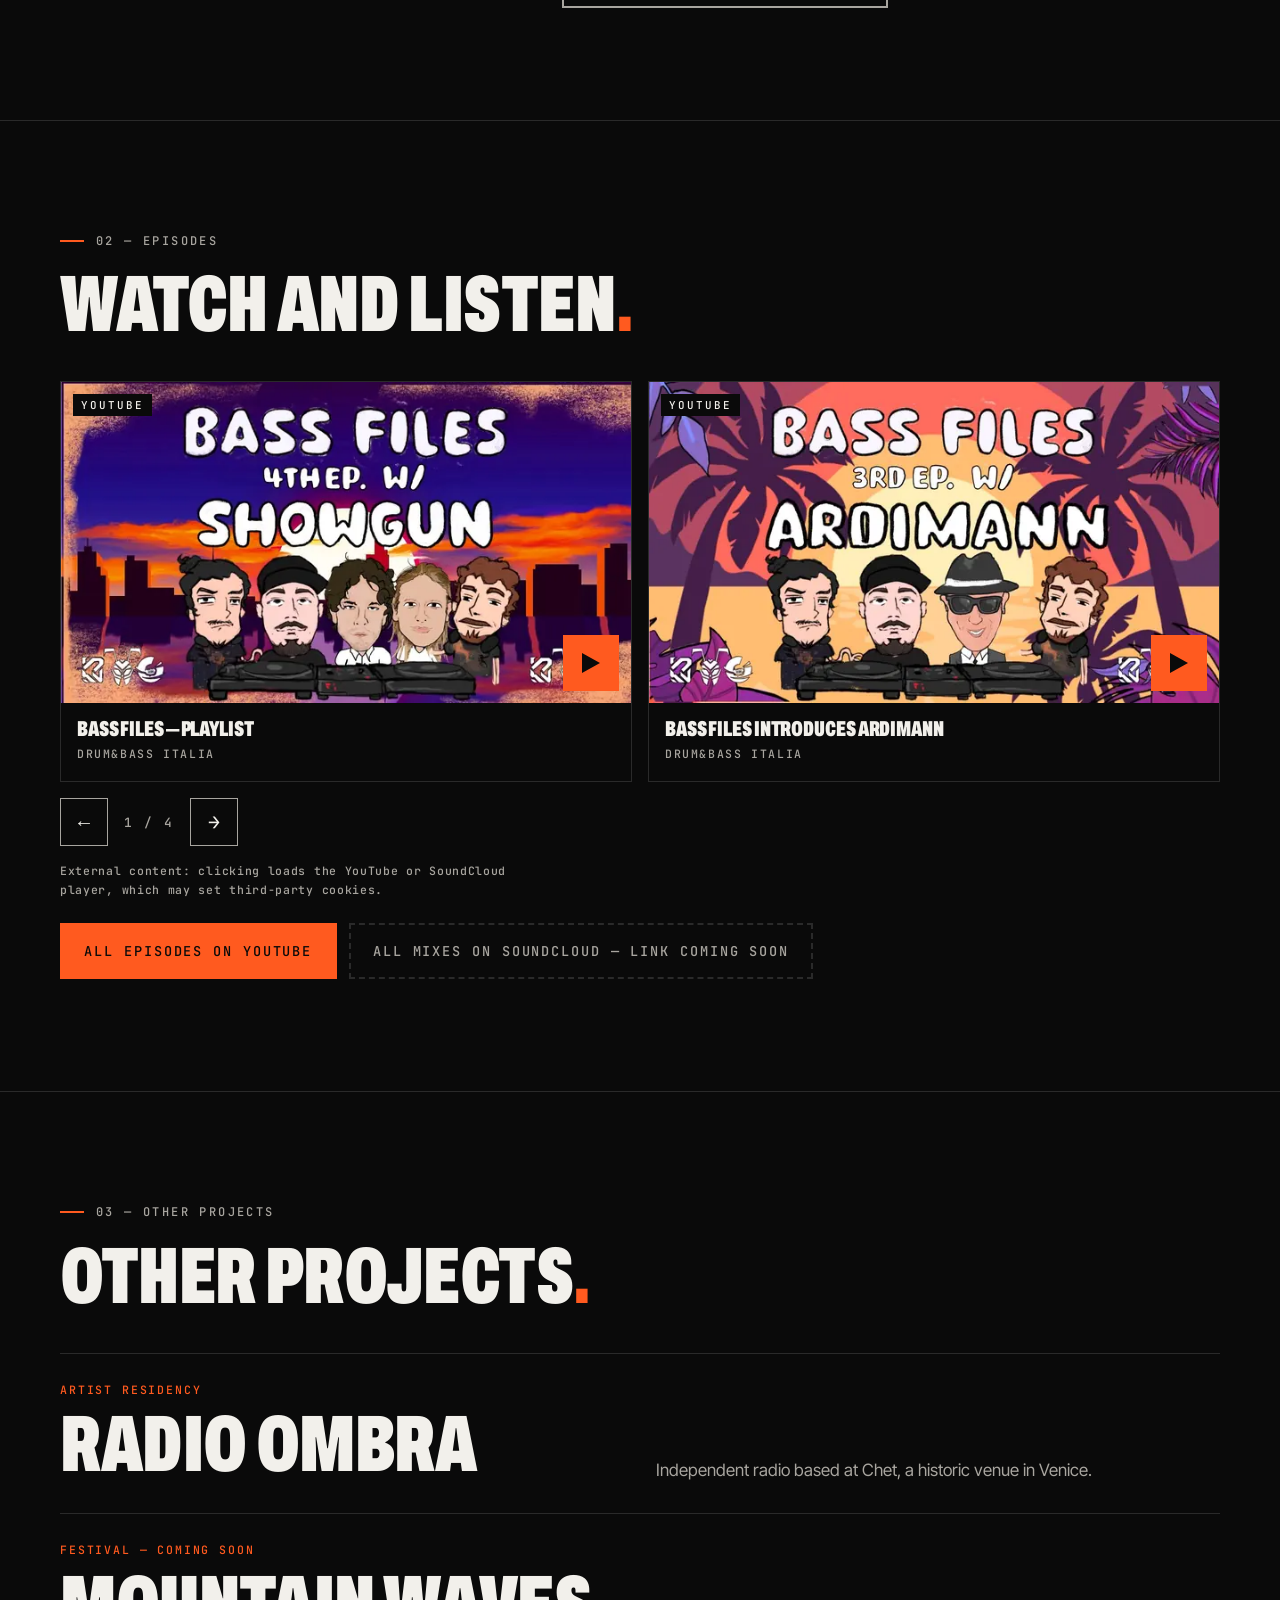
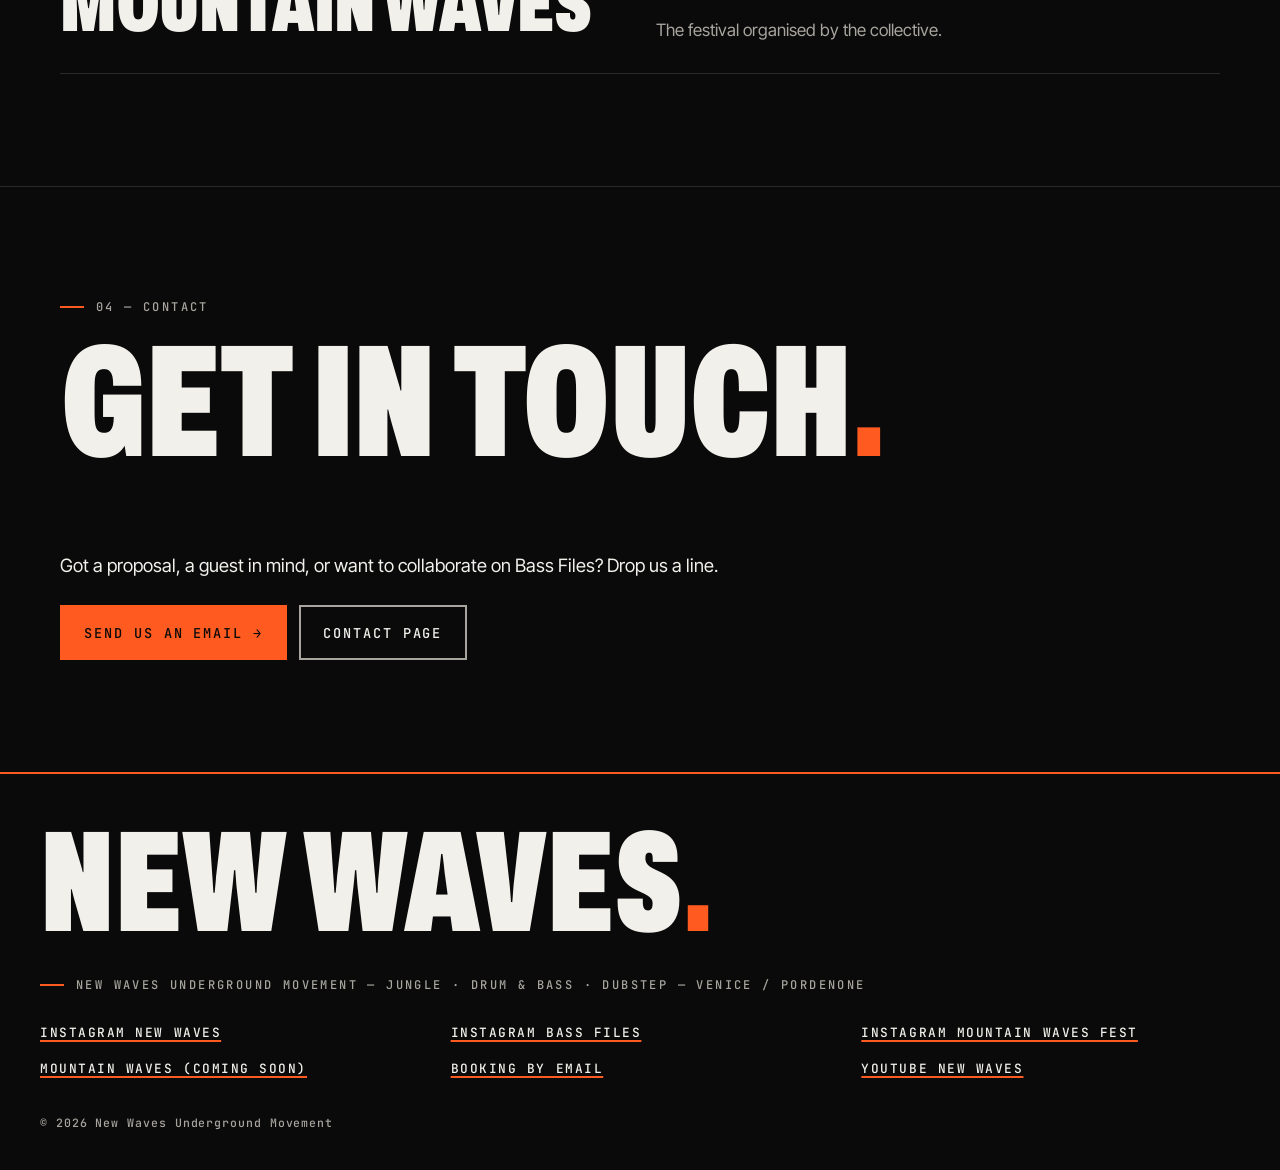
<file: en/bass-files/index.html>
<!doctype html>
<html lang="en">
<head>
  <meta charset="utf-8" />
  <meta name="viewport" content="width=device-width, initial-scale=1" />
  <!-- DA REVISIONARE -->
  <title>Bass Files — interviews and DJ sets from the Italian scene</title>
  <meta name="description" content="Bass Files: the interview and DJ set format dedicated to the Italian drum &amp; bass and jungle scene, created by Djambe and Dema with Drum And Bass Italia." />
  
  <meta name="theme-color" content="#0A0A0A" />
  <link rel="canonical" href="https://DOMINIO.TLD/en/bass-files/" />
  <link rel="alternate" hreflang="it" href="https://DOMINIO.TLD/bass-files/" />
  <link rel="alternate" hreflang="en" href="https://DOMINIO.TLD/en/bass-files/" />
  <link rel="alternate" hreflang="x-default" href="https://DOMINIO.TLD/bass-files/" />
  <!-- Open Graph / Twitter -->
  <meta property="og:type" content="website" />
  <meta property="og:site_name" content="New Waves Underground Movement" />
  <meta property="og:locale" content="en_GB" />
  <meta property="og:locale:alternate" content="it_IT" />
  <meta property="og:title" content="Bass Files — interviews and DJ sets from the Italian scene" />
  <meta property="og:description" content="Bass Files: the interview and DJ set format dedicated to the Italian drum &amp; bass and jungle scene, created by Djambe and Dema with Drum And Bass Italia." />
  <meta property="og:url" content="https://DOMINIO.TLD/en/bass-files/" />
  <meta property="og:image" content="https://DOMINIO.TLD/assets/img/og/og-default.jpg" /> <!-- TODO: creare 1200x630 -->
  <meta name="twitter:card" content="summary_large_image" />
  <link rel="icon" href="../../assets/icons/favicon.svg" type="image/svg+xml" /> <!-- TODO: creare favicon -->
  <link rel="stylesheet" href="../../css/style.css" />
  <link rel="preload" href="../../assets/fonts/archivo-var.woff2" as="font" type="font/woff2" crossorigin />
  <script type="application/ld+json">
{
  "@context": "https://schema.org",
  "@graph": [
    {
      "@type": "WebSite",
      "@id": "https://DOMINIO.TLD/en/#website",
      "url": "https://DOMINIO.TLD/en/",
      "name": "New Waves Underground Movement",
      "inLanguage": "en-GB"
    },
    {
      "@type": "WebPage",
      "@id": "https://DOMINIO.TLD/en/bass-files/#webpage",
      "url": "https://DOMINIO.TLD/en/bass-files/",
      "name": "Bass Files",
      "inLanguage": "en-GB",
      "isPartOf": {
        "@id": "https://DOMINIO.TLD/en/#website"
      },
      "breadcrumb": {
        "@id": "https://DOMINIO.TLD/en/bass-files/#breadcrumb"
      },
      "about": {
        "@id": "https://DOMINIO.TLD/en/bass-files/#series"
      }
    },
    {
      "@type": "BreadcrumbList",
      "@id": "https://DOMINIO.TLD/en/bass-files/#breadcrumb",
      "itemListElement": [
        {
          "@type": "ListItem",
          "position": 1,
          "name": "Home",
          "item": "https://DOMINIO.TLD/en/"
        },
        {
          "@type": "ListItem",
          "position": 2,
          "name": "Bass Files",
          "item": "https://DOMINIO.TLD/en/bass-files/"
        }
      ]
    },
    {
      "@type": "CreativeWorkSeries",
      "@id": "https://DOMINIO.TLD/en/bass-files/#series",
      "name": "Bass Files",
      "url": "https://DOMINIO.TLD/en/bass-files/",
      "inLanguage": "en-GB",
      "description": "Interview and DJ set format dedicated to the Italian drum & bass and jungle scene, created by Djambe and Dema in collaboration with Niko of Drum And Bass Italia.",
      "genre": [
        "Drum & Bass",
        "Jungle"
      ],
      "image": "https://DOMINIO.TLD/assets/img/bass-files/conduttori-1200.webp",
      "creator": [
        {
          "@type": "Person",
          "@id": "https://DOMINIO.TLD/chi-siamo/#djambe",
          "name": "Djambe",
          "url": "https://DOMINIO.TLD/en/about/#djambe"
        },
        {
          "@type": "Person",
          "@id": "https://DOMINIO.TLD/chi-siamo/#dema",
          "name": "Dema",
          "url": "https://DOMINIO.TLD/en/about/#dema"
        }
      ],
      "contributor": {
        "@type": "Organization",
        "name": "Drum And Bass Italia"
      },
      "sameAs": [
        "https://instagram.com/bass_files_italia"
      ]
    }
  ]
}
  </script>
  <script src="../../js/main.js" defer></script>
</head>
<body data-page="bass-files">
  <!-- HEADER: tenere identico in tutte le pagine (cambia solo aria-current e il prefisso dei percorsi) -->
  <a class="skip-link" href="#main">Skip to content</a>
  <header class="site-header">
    <a class="brand" href="../" aria-label="New Waves — Home">
      <img src="../../assets/img/brand/logo-mark-96.webp" width="30" height="36" alt="" aria-hidden="true" />
      <span class="brand__name">NEW WAVES<span class="dot">.</span></span>
    </a>
    <button class="nav-toggle" type="button" aria-expanded="false" aria-controls="site-nav">Menu</button>
    <nav id="site-nav" class="site-nav" aria-label="Main">
      <ul><li><a href="../">Home</a></li><li><a href="../about/">About us</a></li><li><a href="../bass-files/" aria-current="page">Bass Files</a></li><li><a href="../radio-ombra/">Radio Ombra</a></li><li><a href="../contact/">Contact</a></li><li class="lang-switch"><a href="../../bass-files/" lang="it" hreflang="it" aria-label="Cambia lingua: Italiano">IT</a><span class="lang-switch__sep" aria-hidden="true">/</span><span aria-current="true">EN</span></li></ul>
    </nav>
  </header>

  <main id="main">
    <!-- sfondo decorativo: loghi New Waves e Drum And Bass Italia (maschere CSS, vedi ../../css/style.css) -->
    <div class="bf-bg" aria-hidden="true"><span class="bf-bg__nw"></span><span class="bf-bg__dnb"></span></div>
    <header class="page-head"><p class="label">New Waves — Bass Files</p><h1>Bass Files<span class="dot">.</span></h1></header>

    <section class="about" aria-labelledby="format">
      <div><p class="label"><!-- DA REVISIONARE -->01 — The format</p><h2 id="format"><!-- DA REVISIONARE -->Interviews and DJ sets on the scene<span class="dot">.</span></h2>
        <p class="bf-collab"><span class="bf-collab__x" aria-hidden="true">×</span><!-- DA REVISIONARE -->In collaboration with Drum And Bass Italia</p></div>
      <div class="about__text">
        <p><!-- DA REVISIONARE -->Bass Files is the interview and DJ set format dedicated to the Italian drum &amp; bass and jungle scene, created by Djambe and Dema in collaboration with Niko of Drum And Bass Italia.</p>
        <p><!-- DA REVISIONARE -->Each episode is an in-depth interview with an artist, followed by their DJ set: producers play only their own tracks, while those who are a reference point of the scene as selectors bring their own selection.</p>
        <p><!-- DA REVISIONARE -->From the veterans who built the scene to the new generations, Bass Files gives space to people with a story to tell, with no hype and no promotion.</p>
        <p><!-- DA REVISIONARE -->Episodes are available on the Drum And Bass Italia YouTube channel and on the New Waves SoundCloud channel.</p>
        <figure class="bf-figure">
          <div class="photo-slot"><img src="../../assets/img/bass-files/conduttori-1200.webp" srcset="../../assets/img/bass-files/conduttori-640.webp 640w, ../../assets/img/bass-files/conduttori-800.webp 800w, ../../assets/img/bass-files/conduttori-1200.webp 1200w" sizes="(min-width: 1100px) 520px, (min-width: 768px) 45vw, calc(100vw - 32px)" width="1200" height="1200" alt="Cartoon illustration of the three hosts of Bass Files behind the decks, under the Bass Files lettering" loading="lazy" decoding="async" /></div>
          <figcaption class="media-note"><!-- DA REVISIONARE -->Djambe, Niko (Drum And Bass Italia) and Dema, hosts of Bass Files</figcaption>
        </figure>
        <!-- TODO: ospiti, cadenza e formato degli episodi: non presenti nel Press Kit (Marco) -->
        <div class="btn-row"><a class="btn btn--ghost" href="https://instagram.com/bass_files_italia" target="_blank" rel="noopener">Instagram @bass_files_italia</a></div>
      </div>
    </section>

    <section aria-labelledby="ascolta"><p class="label"><!-- DA REVISIONARE -->02 — Episodes</p><h2 id="ascolta"><!-- DA REVISIONARE -->Watch and listen<span class="dot">.</span></h2>
      <div class="carousel" role="region" aria-roledescription="carousel" aria-label="Bass Files episodes">
        <div class="carousel__track" data-media data-media-tag="bass-files"></div>
      </div>
      <noscript><p><!-- DA REVISIONARE -->You need JavaScript to watch the episodes: you'll find them in the <a href="https://www.youtube.com/playlist?list=PLHic1IAEDwjtrP7gMXRtyPHchoGaM0omK" target="_blank" rel="noopener"><!-- DA REVISIONARE -->Bass Files playlist on YouTube</a>.</p></noscript>
      <div class="btn-row">
        <a class="btn" href="https://www.youtube.com/playlist?list=PLHic1IAEDwjtrP7gMXRtyPHchoGaM0omK" target="_blank" rel="noopener" data-channel="bassFiles" data-channel-label="All episodes on YouTube"><!-- DA REVISIONARE -->All episodes on YouTube</a>
        <a class="btn btn--ghost" data-channel="soundcloud" data-channel-label="All mixes on SoundCloud"><!-- DA REVISIONARE -->All mixes on SoundCloud</a>
      </div>
    </section>

    <section aria-labelledby="progetti"><p class="label"><!-- DA REVISIONARE -->03 — Other projects</p><h2 id="progetti"><!-- DA REVISIONARE -->Other projects<span class="dot">.</span></h2>
      <ul class="project-list">
        <li class="project"><p class="project__tag"><!-- DA REVISIONARE -->Artist residency</p><h3><a href="../radio-ombra/">Radio Ombra</a></h3><p><!-- DA REVISIONARE -->Independent radio based at Chet, a historic venue in Venice.</p></li>
        <li class="project"><p class="project__tag"><!-- DA REVISIONARE -->Festival — coming soon</p><h3><a href="../mountain-waves/">Mountain Waves</a></h3><p><!-- DA REVISIONARE -->The festival organised by the collective.</p></li>
      </ul>
    </section>

    <section class="cta-booking" aria-labelledby="booking"><p class="label"><!-- DA REVISIONARE -->04 — Contact</p><h2 id="booking"><!-- DA REVISIONARE -->Get in touch<span class="dot">.</span></h2>
      <p><!-- DA REVISIONARE -->Got a proposal, a guest in mind, or want to collaborate on Bass Files? Drop us a line.</p>
      <div class="btn-row"><a class="btn" href="mailto:newwavesundergroundmovement@gmail.com?subject=Bass%20Files"><!-- DA REVISIONARE -->Send us an email →</a><a class="btn btn--ghost" href="../contact/"><!-- DA REVISIONARE -->Contact page</a></div>
    </section>
  </main>

  <!-- FOOTER: tenere identico in tutte le pagine -->
  <footer class="site-footer">
    <p class="footer-big" aria-hidden="true">NEW WAVES<span class="dot">.</span></p>
    <p class="label">New Waves Underground Movement — Jungle · Drum &amp; Bass · Dubstep — Venice / Pordenone</p>
    <ul class="footer-links">
      <li><a href="https://instagram.com/newwaves_um" target="_blank" rel="noopener">Instagram New Waves</a></li>
      <li><a href="https://instagram.com/bass_files_italia" target="_blank" rel="noopener">Instagram Bass Files</a></li>
      <li><a href="https://instagram.com/mountainwavesfest" target="_blank" rel="noopener">Instagram Mountain Waves Fest</a></li>
      <li><a href="../mountain-waves/">Mountain Waves (coming soon)</a></li>
      <li><a href="mailto:newwavesundergroundmovement@gmail.com?subject=Booking%20New%20Waves">Booking by email</a></li>
      <li><a href="https://www.youtube.com/@Newwaves_undergroundmovement" target="_blank" rel="noopener">YouTube New Waves</a></li>
      <!-- TODO: link canale SoundCloud (da data/media.json -> channels) -->
    </ul>
    <p class="legal">© 2026 New Waves Underground Movement</p>
  </footer>
</body>
</html>
</file>
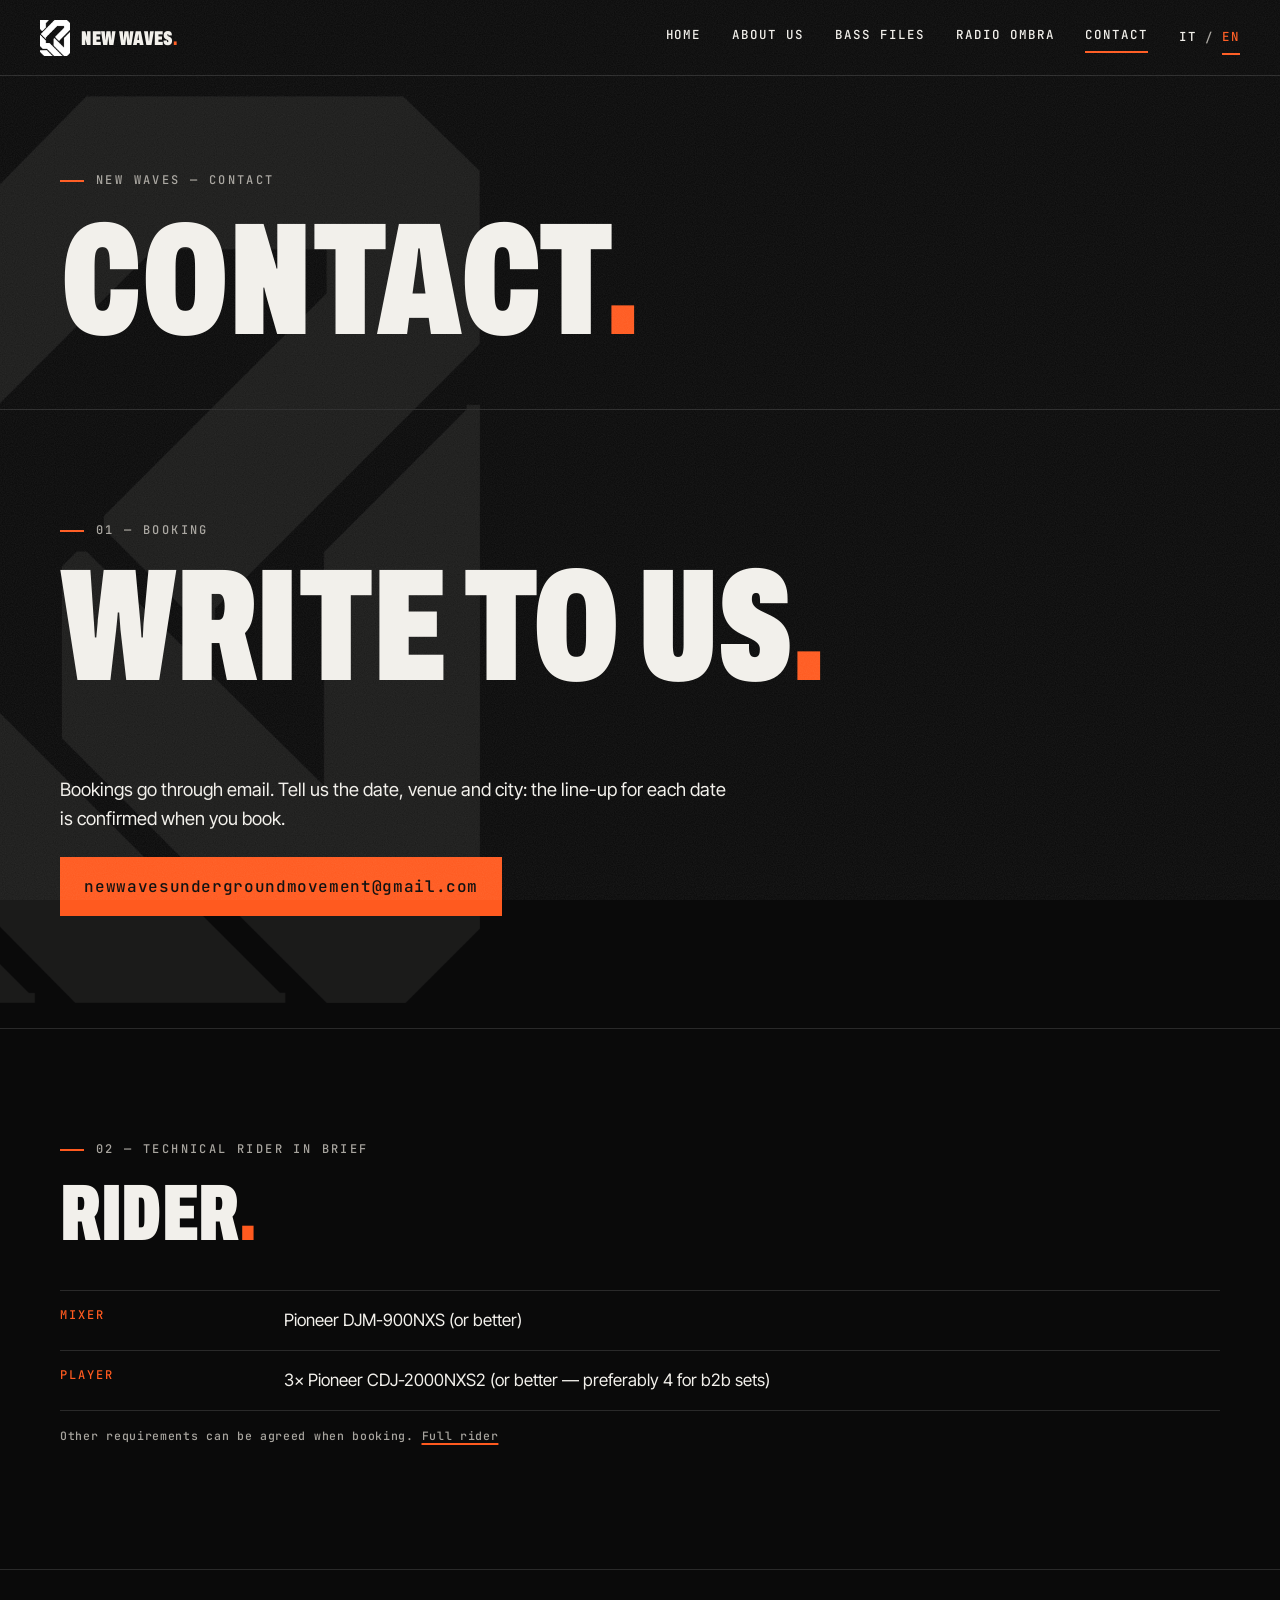
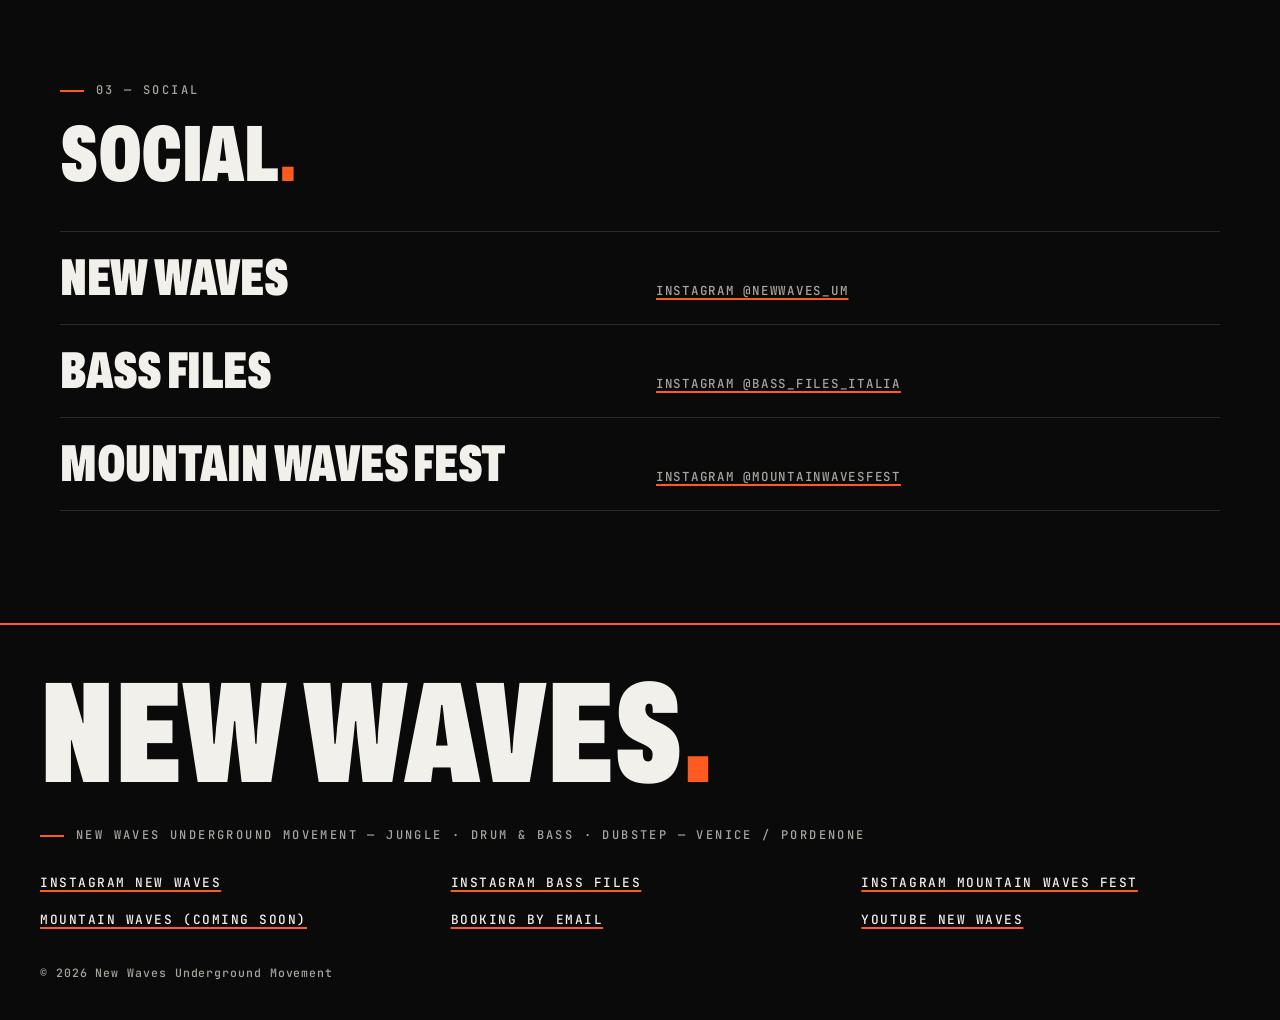
<file: en/contact/index.html>
<!doctype html>
<html lang="en">
<head>
  <meta charset="utf-8" />
  <meta name="viewport" content="width=device-width, initial-scale=1" />
  <!-- DA REVISIONARE -->
  <title>Contact and booking — New Waves Underground Movement</title>
  <meta name="description" content="Booking and contacts for New Waves Underground Movement: email us for dates and collaborations. DJ technical rider in brief and Instagram profiles." />
  
  <meta name="theme-color" content="#0A0A0A" />
  <link rel="canonical" href="https://DOMINIO.TLD/en/contact/" />
  <link rel="alternate" hreflang="it" href="https://DOMINIO.TLD/contatti/" />
  <link rel="alternate" hreflang="en" href="https://DOMINIO.TLD/en/contact/" />
  <link rel="alternate" hreflang="x-default" href="https://DOMINIO.TLD/contatti/" />
  <!-- Open Graph / Twitter -->
  <meta property="og:type" content="website" />
  <meta property="og:site_name" content="New Waves Underground Movement" />
  <meta property="og:locale" content="en_GB" />
  <meta property="og:locale:alternate" content="it_IT" />
  <meta property="og:title" content="Contact and booking — New Waves Underground Movement" />
  <meta property="og:description" content="Booking and contacts for New Waves Underground Movement: email us for dates and collaborations. DJ technical rider in brief and Instagram profiles." />
  <meta property="og:url" content="https://DOMINIO.TLD/en/contact/" />
  <meta property="og:image" content="https://DOMINIO.TLD/assets/img/og/og-default.jpg" /> <!-- TODO: creare 1200x630 -->
  <meta name="twitter:card" content="summary_large_image" />
  <link rel="icon" href="../../assets/icons/favicon.svg" type="image/svg+xml" /> <!-- TODO: creare favicon -->
  <link rel="stylesheet" href="../../css/style.css" />
  <link rel="preload" href="../../assets/fonts/archivo-var.woff2" as="font" type="font/woff2" crossorigin />
  <script type="application/ld+json">
{
  "@context": "https://schema.org",
  "@graph": [
    {
      "@type": "WebSite",
      "@id": "https://DOMINIO.TLD/en/#website",
      "url": "https://DOMINIO.TLD/en/",
      "name": "New Waves Underground Movement",
      "inLanguage": "en-GB"
    },
    {
      "@type": "ContactPage",
      "@id": "https://DOMINIO.TLD/en/contact/#webpage",
      "url": "https://DOMINIO.TLD/en/contact/",
      "name": "Contact and booking",
      "inLanguage": "en-GB",
      "isPartOf": {
        "@id": "https://DOMINIO.TLD/en/#website"
      },
      "breadcrumb": {
        "@id": "https://DOMINIO.TLD/en/contact/#breadcrumb"
      },
      "about": {
        "@id": "https://DOMINIO.TLD/#group"
      }
    },
    {
      "@type": "BreadcrumbList",
      "@id": "https://DOMINIO.TLD/en/contact/#breadcrumb",
      "itemListElement": [
        {
          "@type": "ListItem",
          "position": 1,
          "name": "Home",
          "item": "https://DOMINIO.TLD/en/"
        },
        {
          "@type": "ListItem",
          "position": 2,
          "name": "Contact",
          "item": "https://DOMINIO.TLD/en/contact/"
        }
      ]
    },
    {
      "@type": "MusicGroup",
      "@id": "https://DOMINIO.TLD/#group",
      "name": "New Waves Underground Movement",
      "url": "https://DOMINIO.TLD/",
      "sameAs": [
        "https://instagram.com/newwaves_um",
        "https://instagram.com/mountainwavesfest",
        "https://instagram.com/bass_files_italia"
      ],
      "contactPoint": {
        "@type": "ContactPoint",
        "contactType": "booking",
        "email": "newwavesundergroundmovement@gmail.com",
        "availableLanguage": "it"
      }
    }
  ]
}
  </script>
  <script src="../../js/main.js" defer></script>
</head>
<body data-page="contatti">
  <!-- HEADER: tenere identico in tutte le pagine (cambia solo aria-current e il prefisso dei percorsi) -->
  <a class="skip-link" href="#main">Skip to content</a>
  <header class="site-header">
    <a class="brand" href="../" aria-label="New Waves — Home">
      <img src="../../assets/img/brand/logo-mark-96.webp" width="30" height="36" alt="" aria-hidden="true" />
      <span class="brand__name">NEW WAVES<span class="dot">.</span></span>
    </a>
    <button class="nav-toggle" type="button" aria-expanded="false" aria-controls="site-nav">Menu</button>
    <nav id="site-nav" class="site-nav" aria-label="Main">
      <ul><li><a href="../">Home</a></li><li><a href="../about/">About us</a></li><li><a href="../bass-files/">Bass Files</a></li><li><a href="../radio-ombra/">Radio Ombra</a></li><li><a href="../contact/" aria-current="page">Contact</a></li><li class="lang-switch"><a href="../../contatti/" lang="it" hreflang="it" aria-label="Cambia lingua: Italiano">IT</a><span class="lang-switch__sep" aria-hidden="true">/</span><span aria-current="true">EN</span></li></ul>
    </nav>
  </header>

  <main id="main">
    <!-- sfondo decorativo: logo New Waves (maschera CSS, vedi ../../css/style.css) -->
    <div class="bf-bg" aria-hidden="true"><span class="bf-bg__nw"></span></div>
    <header class="page-head"><p class="label"><!-- DA REVISIONARE -->New Waves — Contact</p><h1><!-- DA REVISIONARE -->Contact<span class="dot">.</span></h1></header>

    <section class="cta-booking" aria-labelledby="booking"><p class="label">01 — Booking</p><h2 id="booking"><!-- DA REVISIONARE -->Write to us<span class="dot">.</span></h2>
      <p><!-- DA REVISIONARE -->Bookings go through email. Tell us the date, venue and city: the line-up for each date is confirmed when you book.</p>
      <div class="btn-row"><a class="btn btn--mail" href="mailto:newwavesundergroundmovement@gmail.com?subject=Booking%20New%20Waves">newwavesundergroundmovement@gmail.com</a></div>
    </section>

    <section aria-labelledby="rider"><p class="label"><!-- DA REVISIONARE -->02 — Technical rider in brief</p><h2 id="rider">Rider<span class="dot">.</span></h2>
      <ul class="spec-list">
        <li><span class="spec__k">Mixer</span><span><!-- DA REVISIONARE -->Pioneer DJM-900NXS (or better)</span></li>
        <li><span class="spec__k">Player</span><span><!-- DA REVISIONARE -->3× Pioneer CDJ-2000NXS2 (or better — preferably 4 for b2b sets)</span></li>
      </ul>
      <p class="media-note"><!-- DA REVISIONARE -->Other requirements can be agreed when booking. <a href="../about/#rider"><!-- DA REVISIONARE -->Full rider</a></p>
    </section>

    <section aria-labelledby="social"><p class="label">03 — Social</p><h2 id="social">Social<span class="dot">.</span></h2>
      <ul class="venue-list">
        <li><h3>New Waves</h3><p class="venue__where"><a href="https://instagram.com/newwaves_um" target="_blank" rel="noopener">Instagram @newwaves_um</a></p></li>
        <li><h3>Bass Files</h3><p class="venue__where"><a href="https://instagram.com/bass_files_italia" target="_blank" rel="noopener">Instagram @bass_files_italia</a></p></li>
        <li><h3>Mountain Waves Fest</h3><p class="venue__where"><a href="https://instagram.com/mountainwavesfest" target="_blank" rel="noopener">Instagram @mountainwavesfest</a></p></li>
      </ul>
      <!-- Telefoni personali di Djambe e Dema NON pubblicati. Cartelle Drive del Press Kit NON linkate. -->
    </section>
  </main>

  <!-- FOOTER: tenere identico in tutte le pagine -->
  <footer class="site-footer">
    <p class="footer-big" aria-hidden="true">NEW WAVES<span class="dot">.</span></p>
    <p class="label">New Waves Underground Movement — Jungle · Drum &amp; Bass · Dubstep — Venice / Pordenone</p>
    <ul class="footer-links">
      <li><a href="https://instagram.com/newwaves_um" target="_blank" rel="noopener">Instagram New Waves</a></li>
      <li><a href="https://instagram.com/bass_files_italia" target="_blank" rel="noopener">Instagram Bass Files</a></li>
      <li><a href="https://instagram.com/mountainwavesfest" target="_blank" rel="noopener">Instagram Mountain Waves Fest</a></li>
      <li><a href="../mountain-waves/">Mountain Waves (coming soon)</a></li>
      <li><a href="mailto:newwavesundergroundmovement@gmail.com?subject=Booking%20New%20Waves">Booking by email</a></li>
      <li><a href="https://www.youtube.com/@Newwaves_undergroundmovement" target="_blank" rel="noopener">YouTube New Waves</a></li>
      <!-- TODO: link canale SoundCloud (da data/media.json -> channels) -->
    </ul>
    <p class="legal">© 2026 New Waves Underground Movement</p>
  </footer>
</body>
</html>
</file>
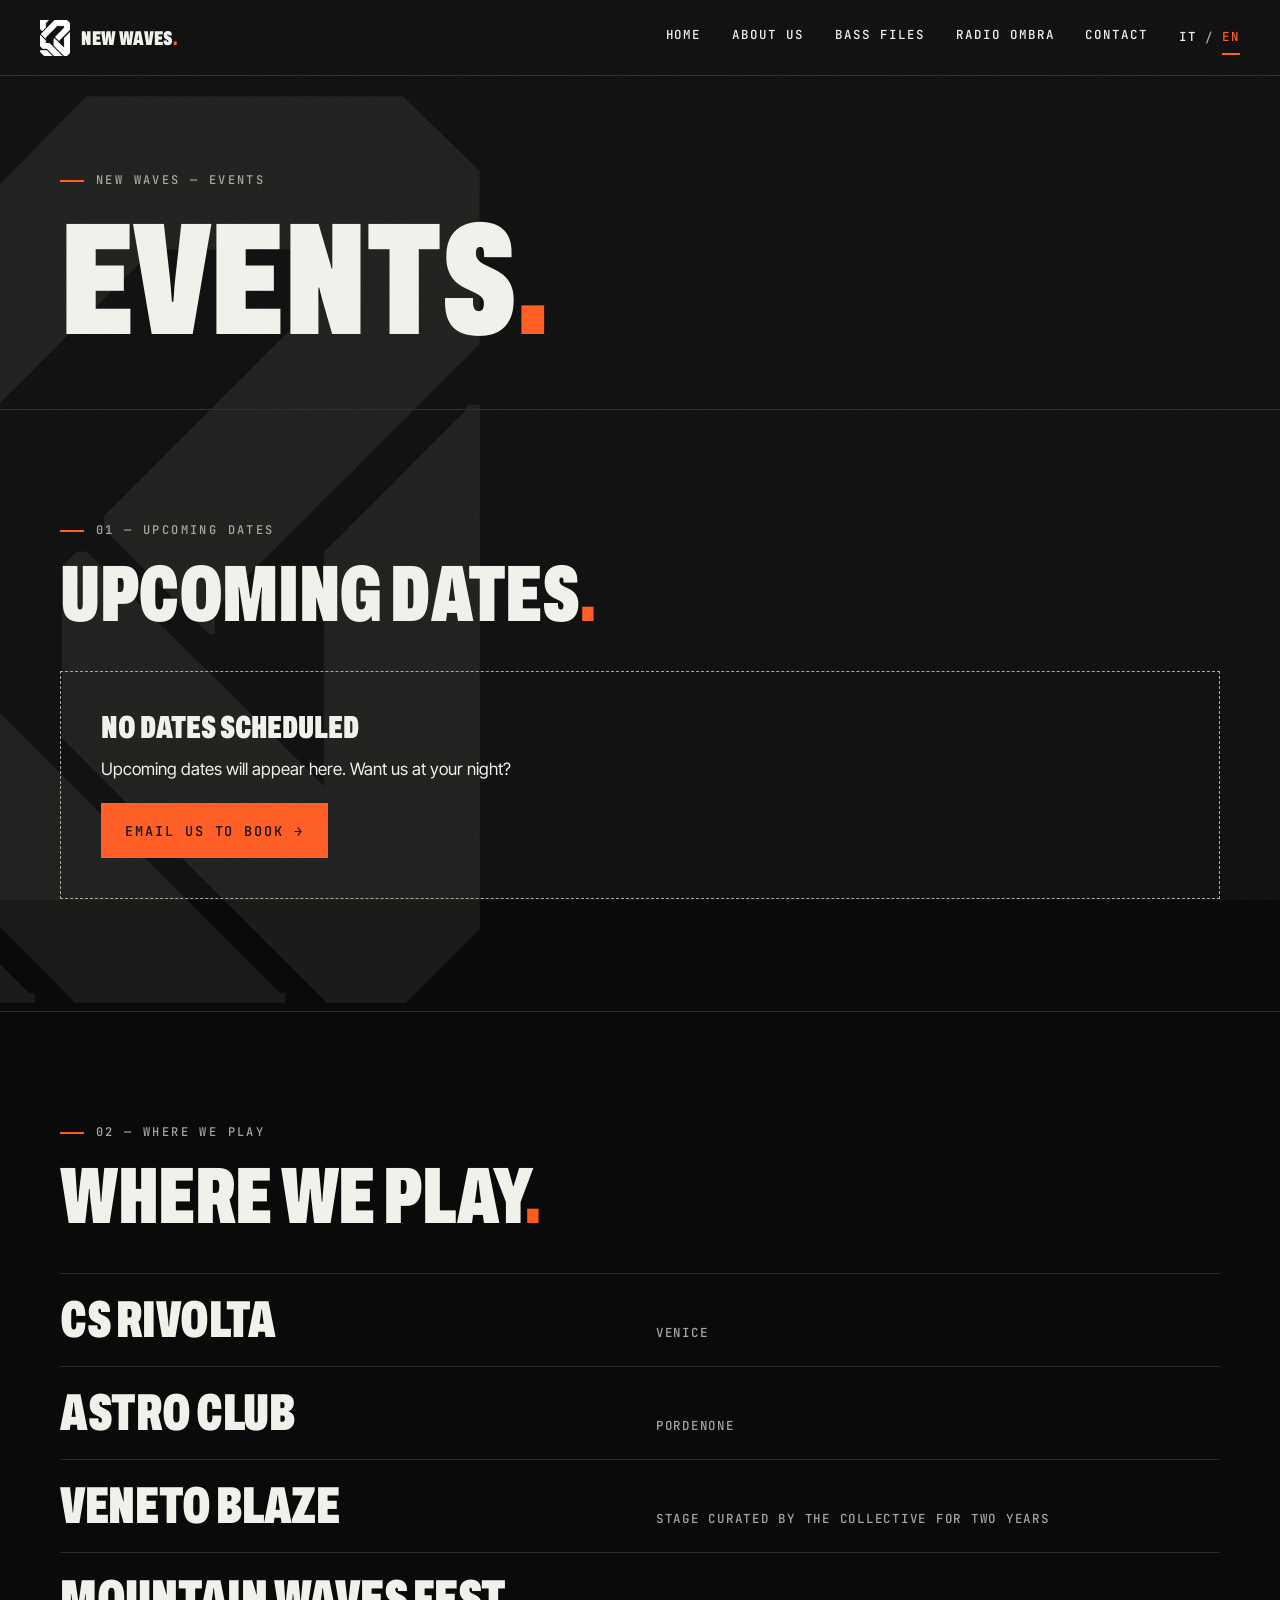
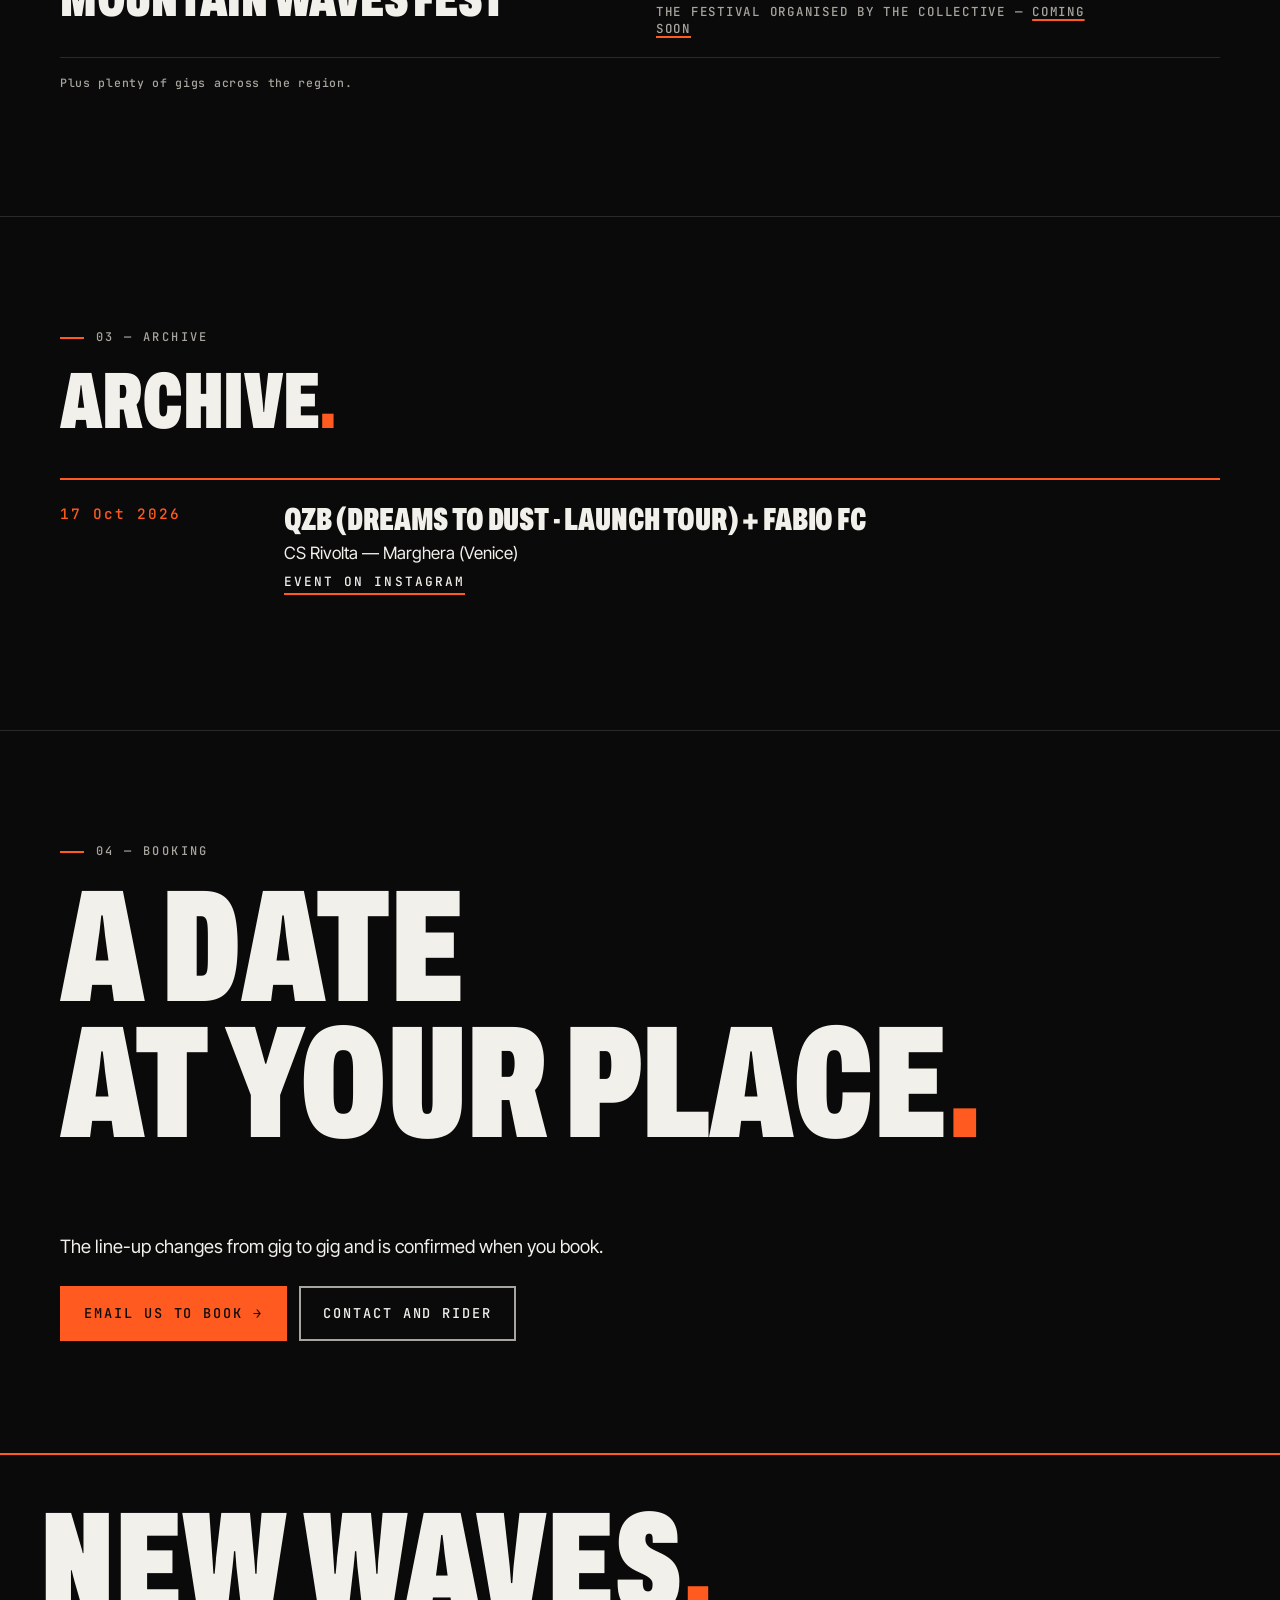
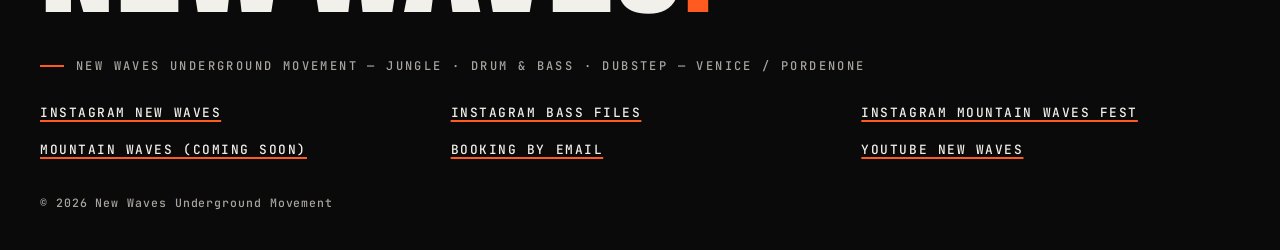
<file: en/events/index.html>
<!doctype html>
<html lang="en">
<head>
  <meta charset="utf-8" />
  <meta name="viewport" content="width=device-width, initial-scale=1" />
  <!-- DA REVISIONARE -->
  <title>Upcoming dates and events — New Waves Underground Movement</title>
  <meta name="description" content="Upcoming dates and archive of nights by New Waves Underground Movement, a bass music collective between Venice and Pordenone." />
  
  <meta name="robots" content="noindex, follow" /> <!-- pagina non pubblicata: togliere noindex, riaggiungere a sitemap.xml e al menu quando ci sono date -->
  <meta name="theme-color" content="#0A0A0A" />
  <link rel="canonical" href="https://DOMINIO.TLD/en/events/" />
  <link rel="alternate" hreflang="it" href="https://DOMINIO.TLD/eventi/" />
  <link rel="alternate" hreflang="en" href="https://DOMINIO.TLD/en/events/" />
  <link rel="alternate" hreflang="x-default" href="https://DOMINIO.TLD/eventi/" />
  <!-- Open Graph / Twitter -->
  <meta property="og:type" content="website" />
  <meta property="og:site_name" content="New Waves Underground Movement" />
  <meta property="og:locale" content="en_GB" />
  <meta property="og:locale:alternate" content="it_IT" />
  <meta property="og:title" content="Upcoming dates and events — New Waves Underground Movement" />
  <meta property="og:description" content="Upcoming dates and archive of nights by New Waves Underground Movement, a bass music collective between Venice and Pordenone." />
  <meta property="og:url" content="https://DOMINIO.TLD/en/events/" />
  <meta property="og:image" content="https://DOMINIO.TLD/assets/img/og/og-default.jpg" /> <!-- TODO: creare 1200x630 -->
  <meta name="twitter:card" content="summary_large_image" />
  <link rel="icon" href="../../assets/icons/favicon.svg" type="image/svg+xml" /> <!-- TODO: creare favicon -->
  <link rel="stylesheet" href="../../css/style.css" />
  <link rel="preload" href="../../assets/fonts/archivo-var.woff2" as="font" type="font/woff2" crossorigin />
  <script src="../../js/main.js" defer></script>
</head>
<body data-page="eventi">
  <!-- HEADER: tenere identico in tutte le pagine (cambia solo aria-current e il prefisso dei percorsi) -->
  <a class="skip-link" href="#main">Skip to content</a>
  <header class="site-header">
    <a class="brand" href="../" aria-label="New Waves — Home">
      <img src="../../assets/img/brand/logo-mark-96.webp" width="30" height="36" alt="" aria-hidden="true" />
      <span class="brand__name">NEW WAVES<span class="dot">.</span></span>
    </a>
    <button class="nav-toggle" type="button" aria-expanded="false" aria-controls="site-nav">Menu</button>
    <nav id="site-nav" class="site-nav" aria-label="Main">
      <ul><li><a href="../">Home</a></li><li><a href="../about/">About us</a></li><li><a href="../bass-files/">Bass Files</a></li><li><a href="../radio-ombra/">Radio Ombra</a></li><li><a href="../contact/">Contact</a></li><li class="lang-switch"><a href="../../eventi/" lang="it" hreflang="it" aria-label="Cambia lingua: Italiano">IT</a><span class="lang-switch__sep" aria-hidden="true">/</span><span aria-current="true">EN</span></li></ul>
    </nav>
  </header>

  <main id="main">
    <!-- sfondo decorativo: logo New Waves (maschera CSS, vedi ../../css/style.css) -->
    <div class="bf-bg" aria-hidden="true"><span class="bf-bg__nw"></span></div>
    <header class="page-head"><p class="label"><!-- DA REVISIONARE -->New Waves — Events</p><h1><!-- DA REVISIONARE -->Events<span class="dot">.</span></h1></header>

    <section aria-labelledby="prossime"><p class="label"><!-- DA REVISIONARE -->01 — Upcoming dates</p><h2 id="prossime"><!-- DA REVISIONARE -->Upcoming dates<span class="dot">.</span></h2>
      <!-- Le date si aggiungono in ../../data/events.json; con lista vuota il JS mostra lo stato vuoto con CTA booking -->
      <div data-events="upcoming"><noscript><p><!-- DA REVISIONARE -->Turn on JavaScript to see the dates, or <a href="mailto:newwavesundergroundmovement@gmail.com?subject=Booking%20New%20Waves"><!-- DA REVISIONARE -->email us</a>.</p></noscript></div>
    </section>

    <section aria-labelledby="dove"><p class="label"><!-- DA REVISIONARE -->02 — Where we play</p><h2 id="dove"><!-- DA REVISIONARE -->Where we play<span class="dot">.</span></h2>
      <ul class="venue-list">
        <li><h3>CS Rivolta</h3><p class="venue__where"><!-- DA REVISIONARE -->Venice</p></li>
        <li><h3>Astro Club</h3><p class="venue__where">Pordenone</p></li>
        <li><h3>Veneto Blaze</h3><p class="venue__where"><!-- DA REVISIONARE -->Stage curated by the collective for two years</p></li>
        <li><h3>Mountain Waves Fest</h3><p class="venue__where"><!-- DA REVISIONARE -->The festival organised by the collective — <a href="../mountain-waves/"><!-- DA REVISIONARE -->coming soon</a></p></li>
      </ul>
      <p class="media-note"><!-- DA REVISIONARE -->Plus plenty of gigs across the region.</p>
    </section>

    <section aria-labelledby="archivio"><p class="label"><!-- DA REVISIONARE -->03 — Archive</p><h2 id="archivio"><!-- DA REVISIONARE -->Archive<span class="dot">.</span></h2>
      <div data-events="archive"></div>
    </section>

    <section class="cta-booking" aria-labelledby="booking"><p class="label">04 — Booking</p><h2 id="booking"><!-- DA REVISIONARE -->A date<br /><!-- DA REVISIONARE -->at your place<span class="dot">.</span></h2>
      <p><!-- DA REVISIONARE -->The line-up changes from gig to gig and is confirmed when you book.</p>
      <div class="btn-row"><a class="btn" href="mailto:newwavesundergroundmovement@gmail.com?subject=Booking%20New%20Waves"><!-- DA REVISIONARE -->Email us to book →</a><a class="btn btn--ghost" href="../contact/"><!-- DA REVISIONARE -->Contact and rider</a></div>
    </section>
  </main>

  <!-- FOOTER: tenere identico in tutte le pagine -->
  <footer class="site-footer">
    <p class="footer-big" aria-hidden="true">NEW WAVES<span class="dot">.</span></p>
    <p class="label">New Waves Underground Movement — Jungle · Drum &amp; Bass · Dubstep — Venice / Pordenone</p>
    <ul class="footer-links">
      <li><a href="https://instagram.com/newwaves_um" target="_blank" rel="noopener">Instagram New Waves</a></li>
      <li><a href="https://instagram.com/bass_files_italia" target="_blank" rel="noopener">Instagram Bass Files</a></li>
      <li><a href="https://instagram.com/mountainwavesfest" target="_blank" rel="noopener">Instagram Mountain Waves Fest</a></li>
      <li><a href="../mountain-waves/">Mountain Waves (coming soon)</a></li>
      <li><a href="mailto:newwavesundergroundmovement@gmail.com?subject=Booking%20New%20Waves">Booking by email</a></li>
      <li><a href="https://www.youtube.com/@Newwaves_undergroundmovement" target="_blank" rel="noopener">YouTube New Waves</a></li>
      <!-- TODO: link canale SoundCloud (da data/media.json -> channels) -->
    </ul>
    <p class="legal">© 2026 New Waves Underground Movement</p>
  </footer>
</body>
</html>
</file>
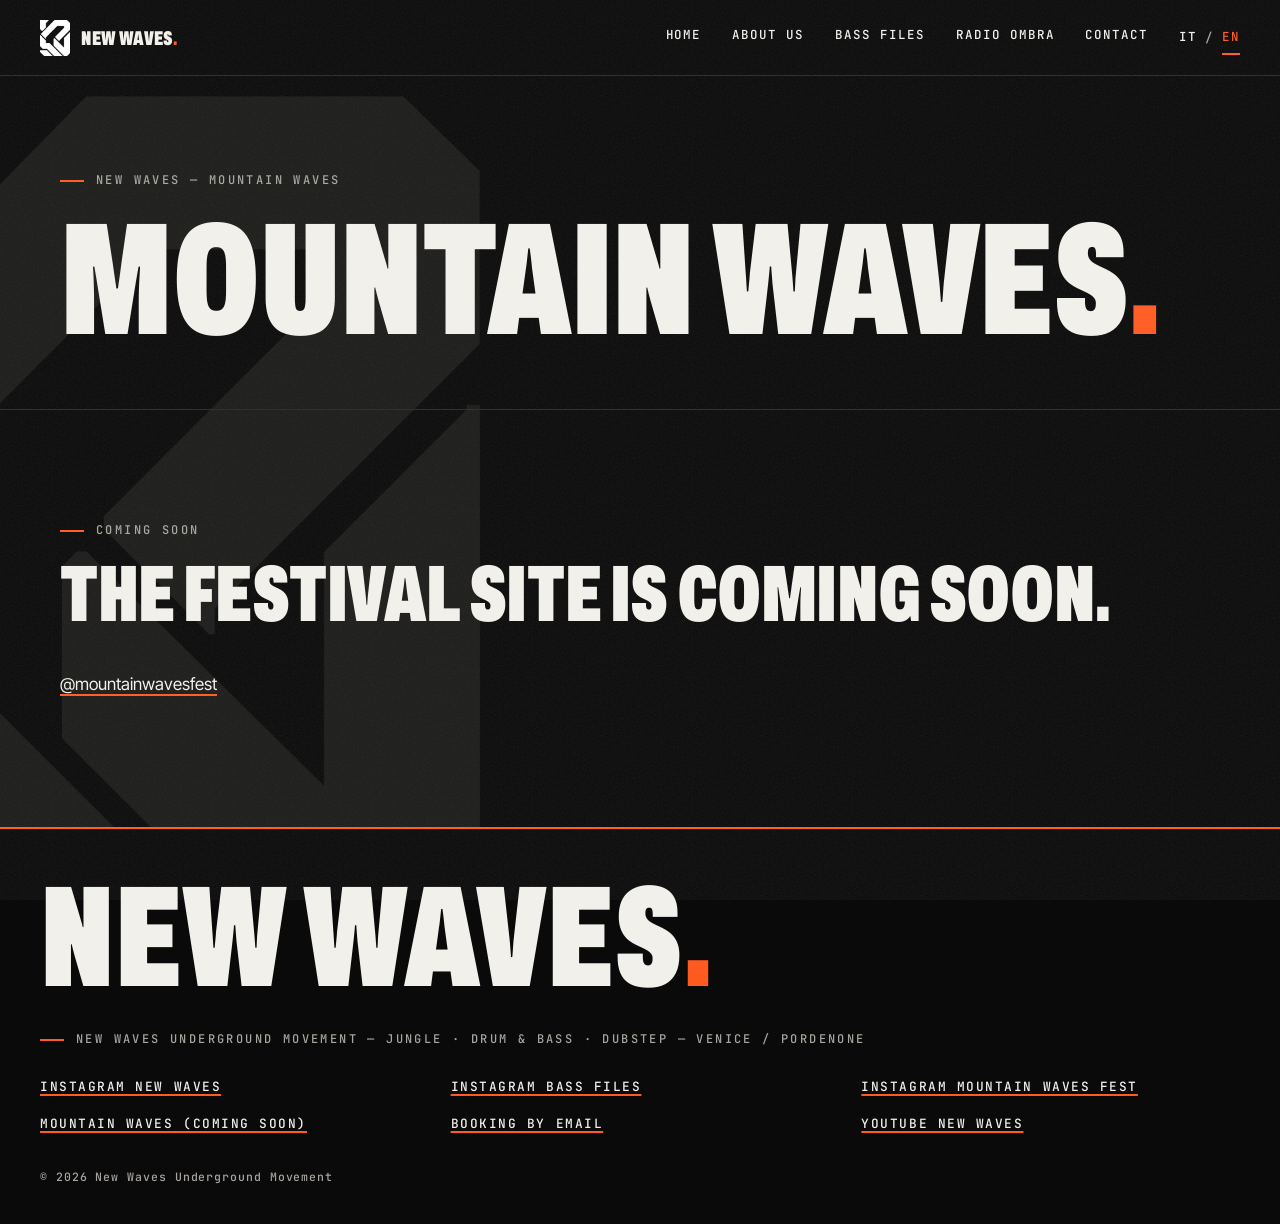
<file: en/mountain-waves/index.html>
<!doctype html>
<html lang="en">
<head>
  <meta charset="utf-8" />
  <meta name="viewport" content="width=device-width, initial-scale=1" />
  <!-- DA REVISIONARE -->
  <title>Mountain Waves Fest — coming soon</title>
  <meta name="description" content="Mountain Waves Fest, the festival organised by New Waves. Page coming soon." />
  <meta name="robots" content="noindex, follow" />
  <meta name="theme-color" content="#0A0A0A" />
  <link rel="canonical" href="https://DOMINIO.TLD/en/mountain-waves/" />
  <link rel="alternate" hreflang="it" href="https://DOMINIO.TLD/mountain-waves/" />
  <link rel="alternate" hreflang="en" href="https://DOMINIO.TLD/en/mountain-waves/" />
  <link rel="alternate" hreflang="x-default" href="https://DOMINIO.TLD/mountain-waves/" />
  <!-- Open Graph / Twitter -->
  <meta property="og:type" content="website" />
  <meta property="og:site_name" content="New Waves Underground Movement" />
  <meta property="og:locale" content="en_GB" />
  <meta property="og:locale:alternate" content="it_IT" />
  <meta property="og:title" content="Mountain Waves Fest — coming soon" />
  <meta property="og:description" content="Mountain Waves Fest, the festival organised by New Waves. Page coming soon." />
  <meta property="og:url" content="https://DOMINIO.TLD/en/mountain-waves/" />
  <meta property="og:image" content="https://DOMINIO.TLD/assets/img/og/og-default.jpg" /> <!-- TODO: creare 1200x630 -->
  <meta name="twitter:card" content="summary_large_image" />
  <link rel="icon" href="../../assets/icons/favicon.svg" type="image/svg+xml" /> <!-- TODO: creare favicon -->
  <link rel="stylesheet" href="../../css/style.css" />
  <link rel="preload" href="../../assets/fonts/archivo-var.woff2" as="font" type="font/woff2" crossorigin />
  <script src="../../js/main.js" defer></script>
</head>
<body data-page="mountain-waves">
  <!-- HEADER: tenere identico in tutte le pagine (cambia solo aria-current e il prefisso dei percorsi) -->
  <a class="skip-link" href="#main">Skip to content</a>
  <header class="site-header">
    <a class="brand" href="../" aria-label="New Waves — Home">
      <img src="../../assets/img/brand/logo-mark-96.webp" width="30" height="36" alt="" aria-hidden="true" />
      <span class="brand__name">NEW WAVES<span class="dot">.</span></span>
    </a>
    <button class="nav-toggle" type="button" aria-expanded="false" aria-controls="site-nav">Menu</button>
    <nav id="site-nav" class="site-nav" aria-label="Main">
      <ul><li><a href="../">Home</a></li><li><a href="../about/">About us</a></li><li><a href="../bass-files/">Bass Files</a></li><li><a href="../radio-ombra/">Radio Ombra</a></li><li><a href="../contact/">Contact</a></li><li class="lang-switch"><a href="../../mountain-waves/" lang="it" hreflang="it" aria-label="Cambia lingua: Italiano">IT</a><span class="lang-switch__sep" aria-hidden="true">/</span><span aria-current="true">EN</span></li></ul>
    </nav>
  </header>

  <main id="main">
    <!-- sfondo decorativo: logo New Waves (maschera CSS, vedi ../../css/style.css) -->
    <div class="bf-bg" aria-hidden="true"><span class="bf-bg__nw"></span></div>
    <header class="page-head"><p class="label">NEW WAVES — MOUNTAIN WAVES</p><h1>MOUNTAIN WAVES<span class="dot">.</span></h1></header>
    <section aria-labelledby="in-arrivo"><p class="label"><!-- DA REVISIONARE -->COMING SOON</p><h2 id="in-arrivo"><!-- DA REVISIONARE -->The festival site is coming soon.</h2>
      <p><a href="https://instagram.com/mountainwavesfest" target="_blank" rel="noopener">@mountainwavesfest</a></p></section>
    <!-- STUB: pagina completa da costruire in seguito. Mantiene noindex finché non è pronta. -->
  </main>

  <!-- FOOTER: tenere identico in tutte le pagine -->
  <footer class="site-footer">
    <p class="footer-big" aria-hidden="true">NEW WAVES<span class="dot">.</span></p>
    <p class="label">New Waves Underground Movement — Jungle · Drum &amp; Bass · Dubstep — Venice / Pordenone</p>
    <ul class="footer-links">
      <li><a href="https://instagram.com/newwaves_um" target="_blank" rel="noopener">Instagram New Waves</a></li>
      <li><a href="https://instagram.com/bass_files_italia" target="_blank" rel="noopener">Instagram Bass Files</a></li>
      <li><a href="https://instagram.com/mountainwavesfest" target="_blank" rel="noopener">Instagram Mountain Waves Fest</a></li>
      <li><a href="../mountain-waves/">Mountain Waves (coming soon)</a></li>
      <li><a href="mailto:newwavesundergroundmovement@gmail.com?subject=Booking%20New%20Waves">Booking by email</a></li>
      <li><a href="https://www.youtube.com/@Newwaves_undergroundmovement" target="_blank" rel="noopener">YouTube New Waves</a></li>
      <!-- TODO: link canale SoundCloud (da data/media.json -> channels) -->
    </ul>
    <p class="legal">© 2026 New Waves Underground Movement</p>
  </footer>
</body>
</html>
</file>
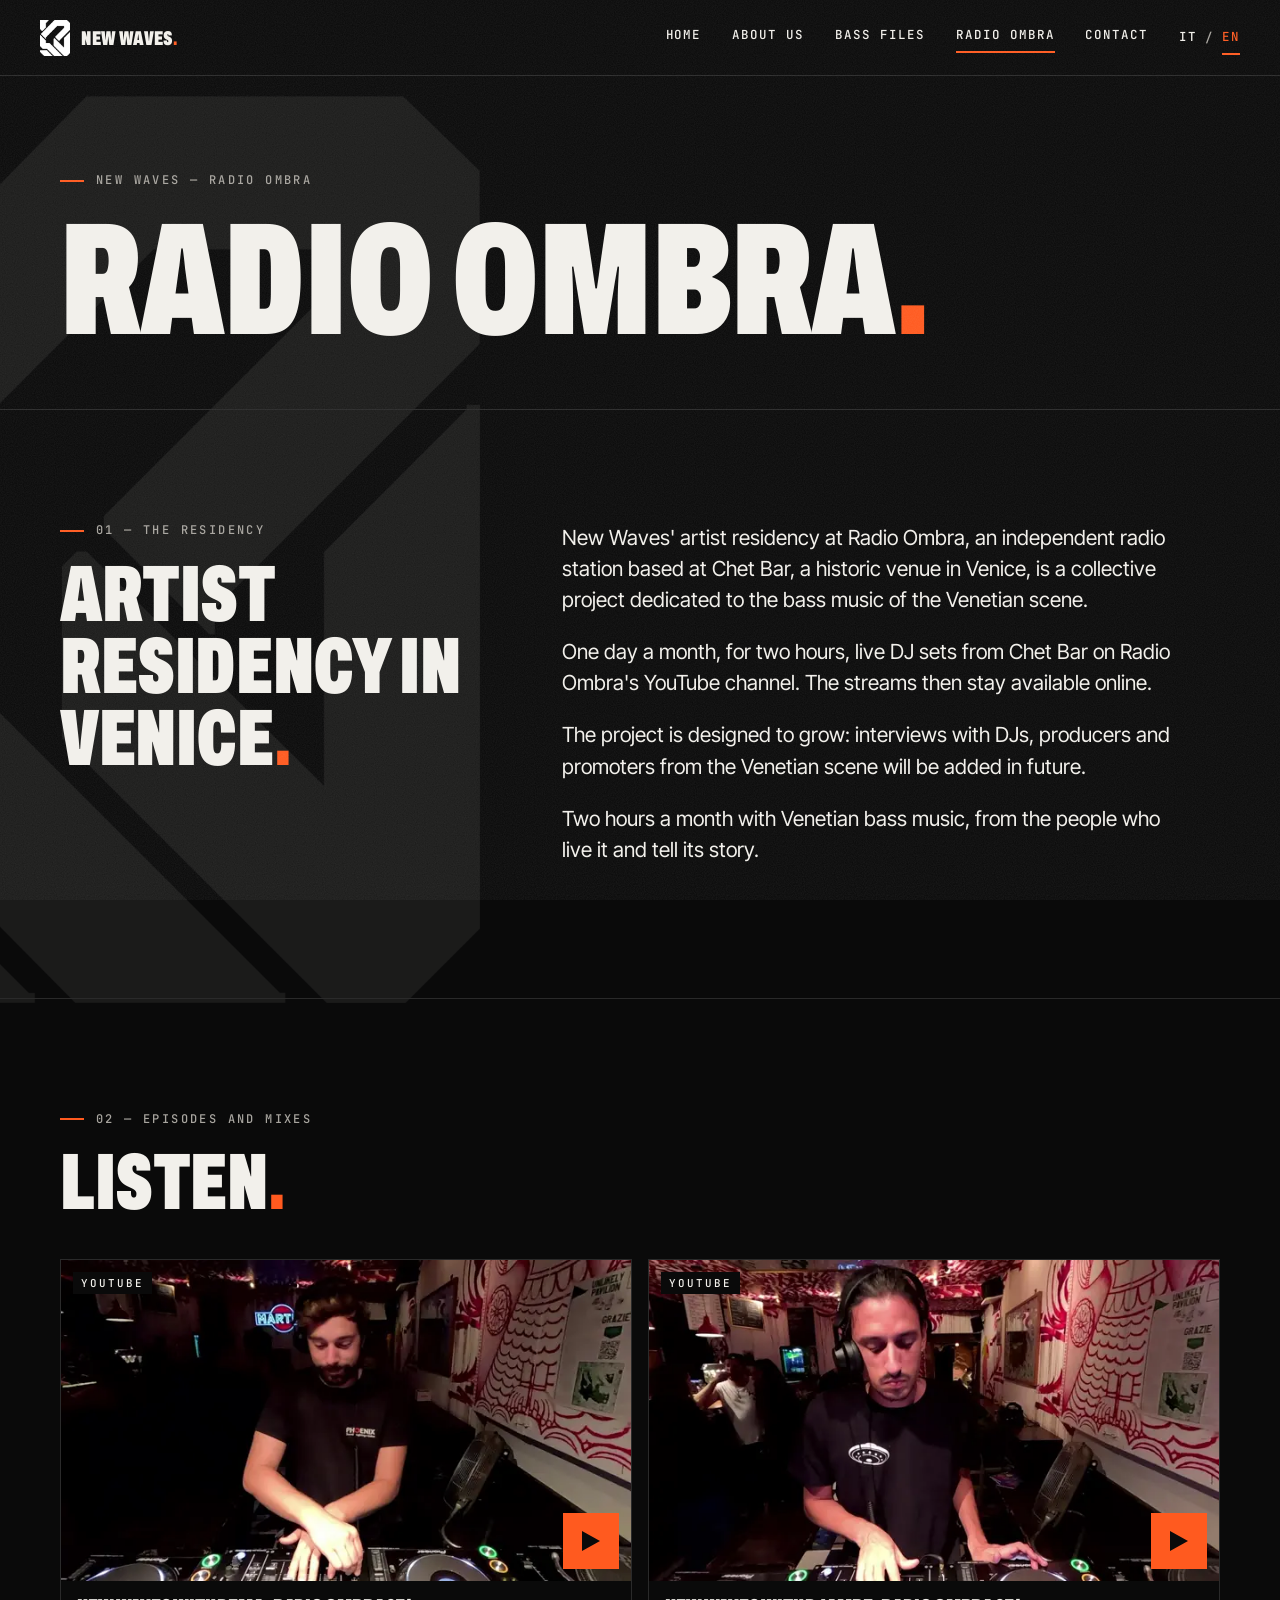
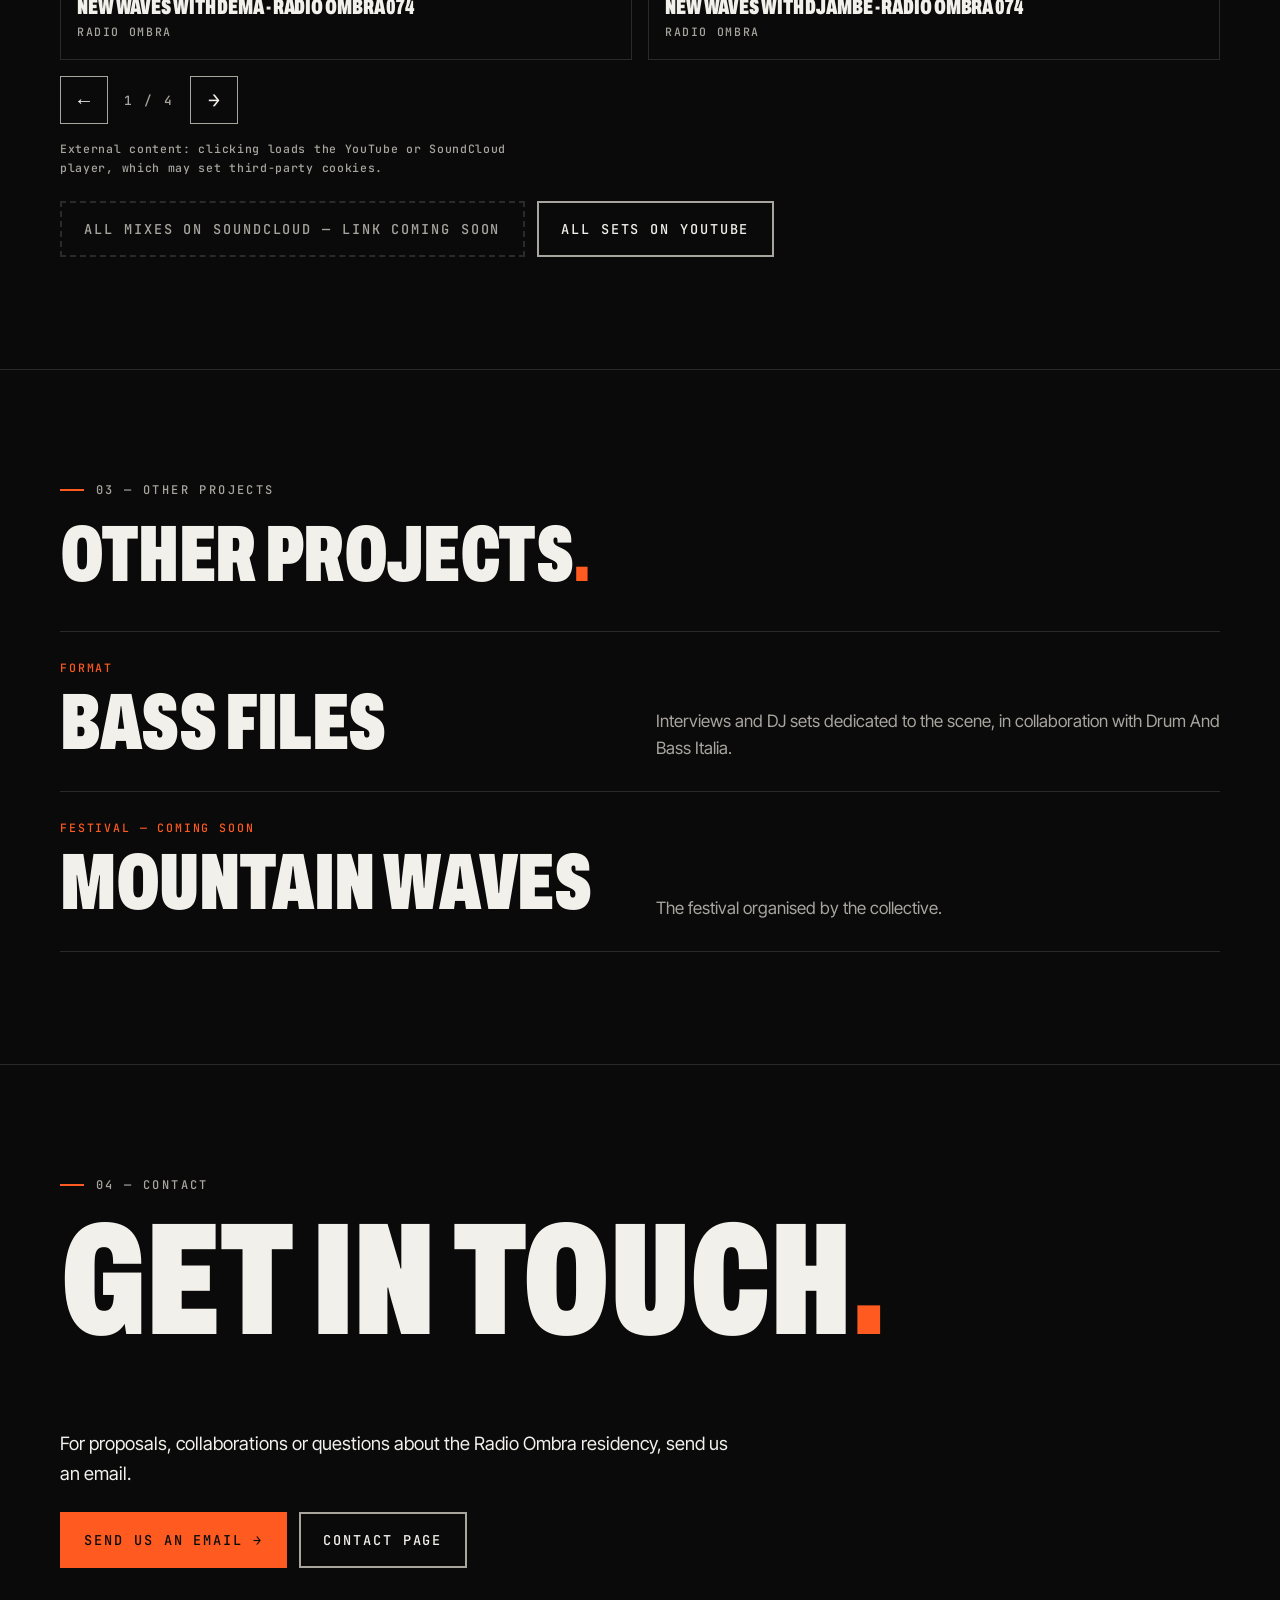
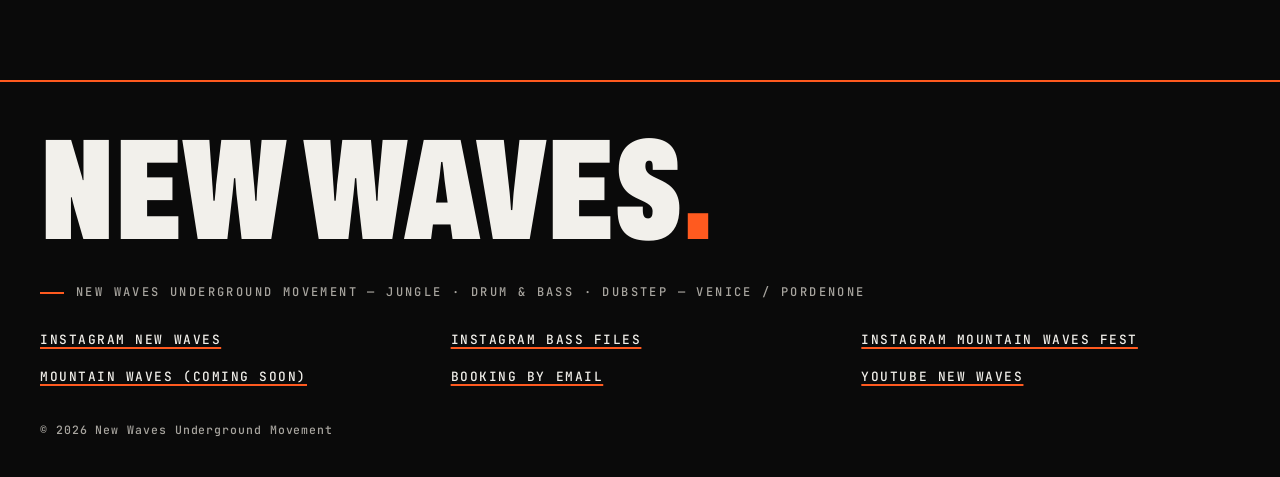
<file: en/radio-ombra/index.html>
<!doctype html>
<html lang="en">
<head>
  <meta charset="utf-8" />
  <meta name="viewport" content="width=device-width, initial-scale=1" />
  <!-- DA REVISIONARE -->
  <title>Radio Ombra — New Waves' residency in Venice</title>
  <meta name="description" content="New Waves' artist residency at Radio Ombra, an independent radio station at Chet Bar in Venice: one day a month, two hours of live DJ sets." />
  
  <meta name="theme-color" content="#0A0A0A" />
  <link rel="canonical" href="https://DOMINIO.TLD/en/radio-ombra/" />
  <link rel="alternate" hreflang="it" href="https://DOMINIO.TLD/radio-ombra/" />
  <link rel="alternate" hreflang="en" href="https://DOMINIO.TLD/en/radio-ombra/" />
  <link rel="alternate" hreflang="x-default" href="https://DOMINIO.TLD/radio-ombra/" />
  <!-- Open Graph / Twitter -->
  <meta property="og:type" content="website" />
  <meta property="og:site_name" content="New Waves Underground Movement" />
  <meta property="og:locale" content="en_GB" />
  <meta property="og:locale:alternate" content="it_IT" />
  <meta property="og:title" content="Radio Ombra — New Waves' residency in Venice" />
  <meta property="og:description" content="New Waves' artist residency at Radio Ombra, an independent radio station at Chet Bar in Venice: one day a month, two hours of live DJ sets." />
  <meta property="og:url" content="https://DOMINIO.TLD/en/radio-ombra/" />
  <meta property="og:image" content="https://DOMINIO.TLD/assets/img/og/og-default.jpg" /> <!-- TODO: creare 1200x630 -->
  <meta name="twitter:card" content="summary_large_image" />
  <link rel="icon" href="../../assets/icons/favicon.svg" type="image/svg+xml" /> <!-- TODO: creare favicon -->
  <link rel="stylesheet" href="../../css/style.css" />
  <link rel="preload" href="../../assets/fonts/archivo-var.woff2" as="font" type="font/woff2" crossorigin />
  <script type="application/ld+json">
{
  "@context": "https://schema.org",
  "@graph": [
    {
      "@type": "WebSite",
      "@id": "https://DOMINIO.TLD/en/#website",
      "url": "https://DOMINIO.TLD/en/",
      "name": "New Waves Underground Movement",
      "inLanguage": "en-GB"
    },
    {
      "@type": "WebPage",
      "@id": "https://DOMINIO.TLD/en/radio-ombra/#webpage",
      "url": "https://DOMINIO.TLD/en/radio-ombra/",
      "name": "Radio Ombra",
      "inLanguage": "en-GB",
      "isPartOf": {
        "@id": "https://DOMINIO.TLD/en/#website"
      },
      "breadcrumb": {
        "@id": "https://DOMINIO.TLD/en/radio-ombra/#breadcrumb"
      },
      "about": {
        "@id": "https://DOMINIO.TLD/en/radio-ombra/#series"
      }
    },
    {
      "@type": "BreadcrumbList",
      "@id": "https://DOMINIO.TLD/en/radio-ombra/#breadcrumb",
      "itemListElement": [
        {
          "@type": "ListItem",
          "position": 1,
          "name": "Home",
          "item": "https://DOMINIO.TLD/en/"
        },
        {
          "@type": "ListItem",
          "position": 2,
          "name": "Radio Ombra",
          "item": "https://DOMINIO.TLD/en/radio-ombra/"
        }
      ]
    },
    {
      "@type": "CreativeWorkSeries",
      "@id": "https://DOMINIO.TLD/en/radio-ombra/#series",
      "name": "New Waves at Radio Ombra",
      "url": "https://DOMINIO.TLD/en/radio-ombra/",
      "inLanguage": "en-GB",
      "description": "New Waves' artist residency at Radio Ombra: one day a month, for two hours, live DJ sets from Chet Bar on Radio Ombra's YouTube channel.",
      "creator": {
        "@id": "https://DOMINIO.TLD/#group"
      },
      "contributor": {
        "@type": "Organization",
        "name": "Radio Ombra",
        "description": "Independent radio station based at Chet Bar, a historic venue in Venice.",
        "location": {
          "@type": "Place",
          "name": "Chet Bar",
          "address": {
            "@type": "PostalAddress",
            "addressLocality": "Venice"
          }
        }
      }
    },
    {
      "@type": "MusicGroup",
      "@id": "https://DOMINIO.TLD/#group",
      "name": "New Waves Underground Movement",
      "url": "https://DOMINIO.TLD/"
    }
  ]
}
  </script>
  <script src="../../js/main.js" defer></script>
</head>
<body data-page="radio-ombra">
  <!-- HEADER: tenere identico in tutte le pagine (cambia solo aria-current e il prefisso dei percorsi) -->
  <a class="skip-link" href="#main">Skip to content</a>
  <header class="site-header">
    <a class="brand" href="../" aria-label="New Waves — Home">
      <img src="../../assets/img/brand/logo-mark-96.webp" width="30" height="36" alt="" aria-hidden="true" />
      <span class="brand__name">NEW WAVES<span class="dot">.</span></span>
    </a>
    <button class="nav-toggle" type="button" aria-expanded="false" aria-controls="site-nav">Menu</button>
    <nav id="site-nav" class="site-nav" aria-label="Main">
      <ul><li><a href="../">Home</a></li><li><a href="../about/">About us</a></li><li><a href="../bass-files/">Bass Files</a></li><li><a href="../radio-ombra/" aria-current="page">Radio Ombra</a></li><li><a href="../contact/">Contact</a></li><li class="lang-switch"><a href="../../radio-ombra/" lang="it" hreflang="it" aria-label="Cambia lingua: Italiano">IT</a><span class="lang-switch__sep" aria-hidden="true">/</span><span aria-current="true">EN</span></li></ul>
    </nav>
  </header>

  <main id="main">
    <!-- sfondo decorativo: logo New Waves (maschera CSS, vedi ../../css/style.css) -->
    <div class="bf-bg" aria-hidden="true"><span class="bf-bg__nw"></span></div>
    <header class="page-head"><p class="label">New Waves — Radio Ombra</p><h1>Radio Ombra<span class="dot">.</span></h1></header>

    <section class="about" aria-labelledby="residenza">
      <div><p class="label"><!-- DA REVISIONARE -->01 — The residency</p><h2 id="residenza"><!-- DA REVISIONARE -->Artist residency in Venice<span class="dot">.</span></h2></div>
      <div class="about__text">
        <p><!-- DA REVISIONARE -->New Waves' artist residency at Radio Ombra, an independent radio station based at Chet Bar, a historic venue in Venice, is a collective project dedicated to the bass music of the Venetian scene.</p>
        <p><!-- DA REVISIONARE -->One day a month, for two hours, live DJ sets from Chet Bar on Radio Ombra's YouTube channel. The streams then stay available online.</p>
        <p><!-- DA REVISIONARE -->The project is designed to grow: interviews with DJs, producers and promoters from the Venetian scene will be added in future.</p>
        <p><!-- DA REVISIONARE -->Two hours a month with Venetian bass music, from the people who live it and tell its story.</p>
        <!-- TODO: giorno del mese della diretta e link al canale YouTube di Radio Ombra -->
      </div>
    </section>

    <section aria-labelledby="ascolta"><p class="label"><!-- DA REVISIONARE -->02 — Episodes and mixes</p><h2 id="ascolta"><!-- DA REVISIONARE -->Listen<span class="dot">.</span></h2>
      <div class="carousel" role="region" aria-roledescription="carousel" aria-label="Radio Ombra episodes">
        <div class="carousel__track" data-media data-media-tag="radio-ombra"></div>
      </div>
      <noscript><p><!-- DA REVISIONARE -->You need JavaScript to watch the episodes: you'll find them on the <a href="https://www.youtube.com/@Newwaves_undergroundmovement" target="_blank" rel="noopener"><!-- DA REVISIONARE -->New Waves YouTube channel</a>.</p></noscript>
      <div class="btn-row">
        <a class="btn" data-channel="soundcloud" data-channel-label="All mixes on SoundCloud"><!-- DA REVISIONARE -->All mixes on SoundCloud</a>
        <a class="btn btn--ghost" href="https://www.youtube.com/@Newwaves_undergroundmovement" target="_blank" rel="noopener" data-channel="youtube" data-channel-label="All sets on YouTube"><!-- DA REVISIONARE -->All sets on YouTube</a>
      </div>
    </section>

    <section aria-labelledby="progetti"><p class="label"><!-- DA REVISIONARE -->03 — Other projects</p><h2 id="progetti"><!-- DA REVISIONARE -->Other projects<span class="dot">.</span></h2>
      <ul class="project-list">
        <li class="project"><p class="project__tag">Format</p><h3><a href="../bass-files/">Bass Files</a></h3><p><!-- DA REVISIONARE -->Interviews and DJ sets dedicated to the scene, in collaboration with Drum And Bass Italia.</p></li>
        <li class="project"><p class="project__tag"><!-- DA REVISIONARE -->Festival — coming soon</p><h3><a href="../mountain-waves/">Mountain Waves</a></h3><p><!-- DA REVISIONARE -->The festival organised by the collective.</p></li>
      </ul>
    </section>

    <section class="cta-booking" aria-labelledby="booking"><p class="label"><!-- DA REVISIONARE -->04 — Contact</p><h2 id="booking"><!-- DA REVISIONARE -->Get in touch<span class="dot">.</span></h2>
      <p><!-- DA REVISIONARE -->For proposals, collaborations or questions about the Radio Ombra residency, send us an email.</p>
      <div class="btn-row"><a class="btn" href="mailto:newwavesundergroundmovement@gmail.com?subject=Radio%20Ombra"><!-- DA REVISIONARE -->Send us an email →</a><a class="btn btn--ghost" href="../contact/"><!-- DA REVISIONARE -->Contact page</a></div>
    </section>
  </main>

  <!-- FOOTER: tenere identico in tutte le pagine -->
  <footer class="site-footer">
    <p class="footer-big" aria-hidden="true">NEW WAVES<span class="dot">.</span></p>
    <p class="label">New Waves Underground Movement — Jungle · Drum &amp; Bass · Dubstep — Venice / Pordenone</p>
    <ul class="footer-links">
      <li><a href="https://instagram.com/newwaves_um" target="_blank" rel="noopener">Instagram New Waves</a></li>
      <li><a href="https://instagram.com/bass_files_italia" target="_blank" rel="noopener">Instagram Bass Files</a></li>
      <li><a href="https://instagram.com/mountainwavesfest" target="_blank" rel="noopener">Instagram Mountain Waves Fest</a></li>
      <li><a href="../mountain-waves/">Mountain Waves (coming soon)</a></li>
      <li><a href="mailto:newwavesundergroundmovement@gmail.com?subject=Booking%20New%20Waves">Booking by email</a></li>
      <li><a href="https://www.youtube.com/@Newwaves_undergroundmovement" target="_blank" rel="noopener">YouTube New Waves</a></li>
      <!-- TODO: link canale SoundCloud (da data/media.json -> channels) -->
    </ul>
    <p class="legal">© 2026 New Waves Underground Movement</p>
  </footer>
</body>
</html>
</file>
<file: css/style.css>
/* ==========================================================================
   NEW WAVES — style.css
   Organizzazione: 1 Font · 2 Tokens · 3 Base · 4 Layout · 5 Componenti · 6 Pagine · 7 Utility
   Palette: nero / bianco caldo / arancione (unico accento). Zero border-radius.
   ========================================================================== */

/* 1. FONT (self-hosted, subset latin, font-display: swap) ---------------- */
@font-face {
  font-family: "Archivo";
  src: url("../assets/fonts/archivo-var.woff2") format("woff2");
  font-weight: 700 900; font-stretch: 62% 100%; font-display: swap;
}
@font-face {
  font-family: "Inter Tight";
  src: url("../assets/fonts/inter-tight-var.woff2") format("woff2");
  font-weight: 400 700; font-display: swap;
}
@font-face {
  font-family: "JetBrains Mono";
  src: url("../assets/fonts/jetbrains-mono-500.woff2") format("woff2");
  font-weight: 500; font-display: swap;
}

/* 2. TOKENS ------------------------------------------------------------- */
:root {
  /* colore */
  --c-bg: #0a0a0a;
  --c-bg-2: #141414;
  --c-line: #2a2a2a;
  --c-text: #f2f0eb;
  --c-text-dim: #a8a59f;       /* 8.1:1 su nero, 7.5:1 su --c-bg-2 */
  --c-accent: #ff5a1f;         /* 6.3:1 su nero; testo scuro su arancione 6.3:1 */
  --c-accent-a12: rgba(255, 90, 31, .12); /* righe diagonali degli slot foto */
  --c-accent-a10: rgba(255, 90, 31, .1);  /* righe diagonali delle anteprime media */
  --c-bg-a0: rgba(10, 10, 10, 0);         /* --c-bg trasparente (sfumatura hero) */
  --c-black: #000;                        /* fondo del player in riproduzione */

  /* tipografia */
  --f-display: "Archivo", "Arial Narrow", "Helvetica Neue", Arial, sans-serif;
  --f-body: "Inter Tight", "Helvetica Neue", Arial, sans-serif;
  --f-mono: "JetBrains Mono", ui-monospace, "SFMono-Regular", Menlo, Consolas, monospace;

  --fs-display: min(31vw, 24rem);
  --fs-h1: clamp(3.5rem, 17vw, 10rem);
  --fs-h2: clamp(2.25rem, 8vw, 5rem);
  --fs-h3: clamp(1.4rem, 3.5vw, 2rem);
  --fs-label: 0.75rem;

  /* layout */
  --gutter: clamp(16px, 4vw, 40px);
  --max: 1240px;
  --header-h: 64px;
  --radius: 0;
  --bar: 6px;                  /* spessore barre arancioni */
}
@media (min-width: 768px) { :root { --header-h: 76px; --fs-display: min(18vw, 17rem); } }

/* 3. BASE --------------------------------------------------------------- */
*, *::before, *::after { box-sizing: border-box; }
html { scroll-behavior: smooth; -webkit-text-size-adjust: 100%; scroll-padding-top: calc(var(--header-h) + 1rem); }
body {
  margin: 0; background: var(--c-bg); color: var(--c-text);
  font: 400 1.0625rem/1.6 var(--f-body);
  overflow-x: hidden;
}
/* grana leggera sul nero: tile SVG inline (nessuna richiesta di rete) */
body::after {
  content: ""; position: fixed; inset: 0; z-index: 90; pointer-events: none; opacity: .07;
  background-image: url("data:image/svg+xml,%3Csvg xmlns='http://www.w3.org/2000/svg' width='160' height='160'%3E%3Cfilter id='n'%3E%3CfeTurbulence type='fractalNoise' baseFrequency='.9' numOctaves='2' stitchTiles='stitch'/%3E%3CfeColorMatrix values='0 0 0 0 1 0 0 0 0 1 0 0 0 0 1 0 0 0 1 0'/%3E%3C/filter%3E%3Crect width='160' height='160' filter='url(%23n)'/%3E%3C/svg%3E");
}
img, video, iframe { max-width: 100%; display: block; }
a { color: inherit; text-decoration-color: var(--c-accent); text-decoration-thickness: 2px; text-underline-offset: 0.22em; }
a:hover { color: var(--c-accent); }
:focus-visible { outline: 2px solid var(--c-accent); outline-offset: 3px; }
::selection { background: var(--c-accent); color: var(--c-bg); }
h1, h2, h3 {
  font-family: var(--f-display); font-weight: 900; font-stretch: 62%;
  text-transform: uppercase; line-height: .9; margin: 0 0 .5em; letter-spacing: -.005em;
}
h1 { font-size: var(--fs-h1); }
h2 { font-size: var(--fs-h2); }
h3 { font-size: var(--fs-h3); line-height: 1; }
p { margin: 0 0 1em; max-width: 62ch; }
.dot { color: var(--c-accent); }

/* micro-etichetta mono con numerazione */
.label {
  font: 500 var(--fs-label)/1.4 var(--f-mono); letter-spacing: .2em; text-transform: uppercase;
  color: var(--c-text-dim); margin: 0 0 1.25rem; max-width: none;
}
.label::before { content: ""; display: inline-block; width: 1.5rem; height: 2px; background: var(--c-accent); vertical-align: middle; margin-right: .75rem; }

/* 4. LAYOUT ------------------------------------------------------------- */
main { padding-top: var(--header-h); }
/* contenuto allineato alla colonna centrale (--max) senza centrare i singoli blocchi */
main > section {
  border-top: 1px solid var(--c-line); padding-block: clamp(3rem, 9vw, 7rem);
  padding-inline: max(var(--gutter), calc((100% - var(--max)) / 2 + var(--gutter)));
}
.skip-link { position: absolute; left: -999px; top: 0; background: var(--c-accent); color: var(--c-bg); padding: .75rem 1rem; z-index: 100; font-weight: 700; }
.skip-link:focus { left: 0; color: var(--c-bg); }

/* 5. COMPONENTI --------------------------------------------------------- */
/* header + nav */
.site-header {
  position: fixed; inset: 0 0 auto 0; height: var(--header-h); z-index: 50;
  display: flex; align-items: center; justify-content: space-between;
  padding-inline: var(--gutter); background: var(--c-bg); border-bottom: 1px solid var(--c-line);
}
.brand { display: flex; align-items: center; gap: .7rem; min-height: 44px; text-decoration: none; }
.brand img { height: 36px; width: auto; }
.brand__name { font: 900 1.25rem/1 var(--f-display); font-stretch: 62%; letter-spacing: .02em; }
.brand:hover { color: var(--c-text); }
.site-nav ul { list-style: none; display: flex; gap: clamp(1rem, 2.4vw, 2.25rem); margin: 0; padding: 0; }
.site-nav a {
  text-decoration: none; font: 500 .78rem var(--f-mono); letter-spacing: .16em; text-transform: uppercase;
  padding-block: .5rem; border-bottom: 2px solid transparent; transition: border-color .15s;
}
.site-nav a:hover, .site-nav a[aria-current="page"] { color: var(--c-text); border-bottom-color: var(--c-accent); }
.nav-toggle {
  display: none; background: none; color: var(--c-text); border: 1px solid var(--c-text-dim);
  padding: .6rem 1rem; font: 500 .78rem var(--f-mono); letter-spacing: .16em; text-transform: uppercase; cursor: pointer;
  min-height: 44px;
}
.nav-toggle[aria-expanded="true"] { background: var(--c-accent); border-color: var(--c-accent); color: var(--c-bg); }
@media (min-width: 768px) { /* tablet touch: area di tocco del menu a 44px, aspetto invariato */
  .site-nav a { position: relative; }
  .site-nav a::after { content: ""; position: absolute; inset: -.3rem 0; }
}
@media (max-width: 767px) {
  .nav-toggle { display: inline-block; }
  .site-nav { position: fixed; inset: var(--header-h) 0 0 0; background: var(--c-bg); padding: 1.5rem var(--gutter); display: none; overflow-y: auto; }
  .site-nav.is-open { display: block; }
  .site-nav ul { flex-direction: column; gap: 0; }
  .site-nav li { border-bottom: 1px solid var(--c-line); }
  .site-nav a { display: block; font: 900 clamp(2.5rem, 13vw, 4rem)/1 var(--f-display); font-stretch: 62%; letter-spacing: 0; padding-block: 1rem; border-bottom: 0; }
  .site-nav a:hover, .site-nav a[aria-current="page"] { color: var(--c-accent); }
}

/* bottoni */
.btn {
  display: inline-flex; align-items: center; gap: .6rem; background: var(--c-accent); color: var(--c-bg);
  font: 500 .85rem var(--f-mono); letter-spacing: .14em; text-transform: uppercase;
  padding: 1.05rem 1.4rem; min-height: 48px; text-decoration: none; border: 2px solid var(--c-accent); border-radius: var(--radius);
  transition: background .15s, color .15s;
}
.btn:hover { background: var(--c-text); border-color: var(--c-text); color: var(--c-bg); }
.btn--ghost { background: transparent; color: var(--c-text); border-color: var(--c-text-dim); }
.btn--ghost:hover { background: var(--c-accent); border-color: var(--c-accent); color: var(--c-bg); }
.btn--off { transition: none; background: transparent; border-style: dashed; border-color: var(--c-line); color: var(--c-text-dim); cursor: default; }
.btn-row { display: flex; flex-wrap: wrap; gap: .75rem; margin-top: 1.5rem; }
.link-arrow { position: relative; font: 500 .8rem var(--f-mono); letter-spacing: .16em; text-transform: uppercase; text-decoration: none; border-bottom: 2px solid var(--c-accent); padding-bottom: .2rem; }
/* area di tocco: i link piccoli restano com'erano, ma l'area cliccabile arriva a 44px di altezza */
.link-arrow::after, .venue__where a::after { content: ""; position: absolute; inset: -.875rem 0; }

/* slot foto (le foto arrivano dopo; specifiche in assets/img/README.md — TODO) */
.photo-slot {
  position: relative; aspect-ratio: 4 / 5; background: var(--c-bg-2); border: 1px solid var(--c-line); overflow: hidden;
  display: flex; align-items: flex-end; padding: .75rem;
  background-image: repeating-linear-gradient(135deg, transparent 0 14px, var(--c-accent-a12) 14px 16px);
}
.photo-slot img { position: absolute; inset: 0; width: 100%; height: 100%; object-fit: cover; filter: grayscale(1) contrast(1.1); } /* foto sempre in bianco e nero */

/* media / facade (YouTube, SoundCloud) */
.media-grid { display: grid; gap: 1px; background: var(--c-line); border: 1px solid var(--c-line); grid-template-columns: 1fr; }
@media (min-width: 768px) { .media-grid { grid-template-columns: repeat(2, 1fr); } }
.media-item { background: var(--c-bg); display: flex; flex-direction: column; }
.facade {
  position: relative; aspect-ratio: 16 / 9; width: 100%; padding: 0; border: 0; color: inherit; text-align: left; cursor: pointer;
  background: var(--c-bg-2); overflow: hidden; display: block;
  background-image: repeating-linear-gradient(135deg, transparent 0 14px, var(--c-accent-a10) 14px 16px);
}
.facade img { position: absolute; inset: 0; width: 100%; height: 100%; object-fit: cover; } /* miniature a colori */
.facade__plat { position: absolute; left: .75rem; top: .75rem; font: 500 .68rem var(--f-mono); letter-spacing: .18em; text-transform: uppercase; background: var(--c-bg); padding: .25rem .5rem; }
.facade__play { position: absolute; right: .75rem; bottom: .75rem; width: 56px; height: 56px; background: var(--c-accent); display: grid; place-items: center; transition: background .15s; }
.facade__play::after { content: ""; width: 18px; height: 20px; background: var(--c-bg); clip-path: polygon(0 0, 0 100%, 100% 50%); }
.facade:hover .facade__play { background: var(--c-text); }
.facade:focus-visible { outline-offset: -2px; } /* focus dentro il riquadro: nel carosello il bordo esterno veniva tagliato a sinistra */
.facade:focus-visible::after { content: ""; position: absolute; inset: 0; border: 2px solid var(--c-accent); pointer-events: none; }
.facade iframe { position: absolute; inset: 0; width: 100%; height: 100%; border: 0; }
.facade--playing { cursor: auto; background: var(--c-black); }
.facade--empty { cursor: default; display: grid; place-items: center; }
.facade--empty .facade__empty { font: 500 .8rem var(--f-mono); letter-spacing: .18em; text-transform: uppercase; color: var(--c-text-dim); }
.media-meta { padding: 1rem 1rem 1.25rem; }
.media-meta h3 { font-size: 1.35rem; margin: 0 0 .35rem; }
.media-meta p { margin: 0; font: 500 .72rem var(--f-mono); letter-spacing: .14em; text-transform: uppercase; color: var(--c-text-dim); }
.media-note { font: 500 .72rem/1.6 var(--f-mono); letter-spacing: .06em; color: var(--c-text-dim); margin-top: 1rem; max-width: 70ch; }


/* carosello (Bass Files): scroll-snap nativo, 1 scheda su mobile, 2 da tablet */
.carousel__track { display: flex; gap: 1rem; overflow-x: auto; scroll-snap-type: x mandatory; scrollbar-width: none; overscroll-behavior-x: contain; }
.carousel__track::-webkit-scrollbar { display: none; }
.carousel__track .media-item { flex: 0 0 86%; scroll-snap-align: start; border: 1px solid var(--c-line); }
@media (min-width: 768px) { .carousel__track .media-item { flex-basis: calc(50% - .5rem); } }
.carousel__nav { display: flex; align-items: center; gap: 1rem; margin-top: 1rem; }
.carousel__btn { width: 48px; height: 48px; background: transparent; color: var(--c-text); border: 1px solid var(--c-text-dim); font: 500 1.25rem var(--f-mono); cursor: pointer; transition: background .15s, color .15s; }
.carousel__btn:hover { background: var(--c-accent); border-color: var(--c-accent); color: var(--c-bg); }
.carousel__count { margin: 0; font: 500 .8rem var(--f-mono); letter-spacing: .16em; color: var(--c-text-dim); }

/* eventi */
.event { display: grid; grid-template-columns: 1fr; gap: .5rem 2rem; padding-block: 1.5rem; border-top: 2px solid var(--c-accent); }
@media (min-width: 768px) { .event { grid-template-columns: 12rem 1fr; } }
.event__date { font: 500 .9rem var(--f-mono); letter-spacing: .14em; color: var(--c-accent); margin: 0; }
.event h3 { margin: 0 0 .25rem; }
.event__flyer { grid-column: 1 / -1; max-width: 360px; width: 100%; height: auto; aspect-ratio: 4 / 5; object-fit: cover; filter: grayscale(1) contrast(1.1); }
.event p { margin: 0; }
.empty { border: 1px dashed var(--c-text-dim); padding: clamp(1.25rem, 4vw, 2.5rem); }
.empty p { margin-bottom: 1.25rem; }
.empty strong { font: 900 var(--fs-h3)/1 var(--f-display); font-stretch: 62%; text-transform: uppercase; display: block; margin-bottom: .75rem; }

/* footer */
.site-footer { border-top: 2px solid var(--c-accent); padding: 3rem var(--gutter) 2.5rem; position: relative; overflow: hidden; }
.site-footer > * { max-width: var(--max); margin-inline: auto; }
.footer-big { font: 900 clamp(3rem, 14vw, 9rem)/.85 var(--f-display); font-stretch: 62%; text-transform: uppercase; margin-bottom: 2rem; }
.footer-links { list-style: none; display: grid; grid-template-columns: 1fr; gap: .5rem 2rem; padding: 0; margin: 1.5rem auto; }
@media (min-width: 480px) { .footer-links { grid-template-columns: repeat(2, 1fr); } }
@media (min-width: 1100px) { .footer-links { grid-template-columns: repeat(3, 1fr); } }
.footer-links a { font: 500 .8rem var(--f-mono); letter-spacing: .12em; text-transform: uppercase; display: inline-block; padding-block: .6rem; margin-block: -.25rem; } /* area di tocco 36px: il massimo senza sovrapporre le righe (vedi docs/AUDIT-TECNICO.md) */
.legal { font: 500 .72rem var(--f-mono); letter-spacing: .08em; color: var(--c-text-dim); margin: 2rem auto 0; max-width: var(--max); }

/* reveal allo scroll (la classe la aggiunge il JS solo sotto il fold) */
.is-hidden { opacity: 0; transform: translateY(24px); }
.reveal { transition: opacity .5s ease-out, transform .5s ease-out; }

/* 6. PAGINE ------------------------------------------------------------- */
/* hero home */
.hero {
  position: relative; min-height: min(calc(100svh - var(--header-h)), 52rem); display: flex; flex-direction: column; justify-content: flex-end;
  border-top: 0; overflow: hidden; padding-block: 2rem 2.5rem;
}
.hero__bg { position: absolute; inset: 0; width: 100%; height: 100%; object-fit: cover; object-position: 70% 100%; z-index: -2; opacity: .6; } /* texture meno luminosa: più nero sotto */
.hero::before { content: ""; position: absolute; inset: 0; z-index: -1; background: linear-gradient(to top, var(--c-bg-a0) 40%, var(--c-bg) 100%); } /* sfuma verso il nero in alto */
.hero__mark {
  position: absolute; z-index: -1; right: -16%; top: 3%; width: 68vw; max-width: 560px; height: auto;
  opacity: .22; /* mobile: molto più tenue, non disturba il titolo */
}
.hero > :not(img) { width: 100%; min-width: 0; }
.hero h1 { font-size: var(--fs-display); line-height: .8; margin: 0 0 1.25rem; }
.hero__sub { font: 500 clamp(.78rem, 2.6vw, 1.05rem) var(--f-mono); letter-spacing: .2em; text-transform: uppercase; margin: 0 0 1.75rem; }
.hero .btn-row { margin-top: 0; }
@media (min-width: 768px) { .hero__mark { right: 3%; top: 5%; width: 38vw; max-width: 520px; opacity: .55; } }

/* sezione con barra arancione laterale (manifesto) */
.manifesto { display: grid; gap: 2rem; }
.manifesto__text { border-left: var(--bar) solid var(--c-accent); padding-left: 1.25rem; }
.manifesto__text p { font-size: clamp(1.15rem, 3vw, 1.6rem); line-height: 1.4; max-width: 34ch; }
@media (min-width: 768px) { .manifesto { grid-template-columns: 5fr 7fr; align-items: start; } }

/* anteprima membri: righe numerate */
.member-list { list-style: none; margin: 0; padding: 0; }
.member-row { text-decoration: none; display: grid; grid-template-columns: 2.5rem 1fr; gap: .25rem 1rem; align-items: baseline; padding-block: 1.1rem; border-top: 1px solid var(--c-line); transition: border-color .15s; }
.member-row:last-child { border-bottom: 1px solid var(--c-line); }
.member-row:hover { border-top-color: var(--c-accent); }
.member-row__n { font: 500 .75rem var(--f-mono); letter-spacing: .14em; color: var(--c-accent); }
.member-row__name { font: 900 clamp(2.5rem, 11vw, 5.5rem)/.9 var(--f-display); font-stretch: 62%; text-transform: uppercase; margin: 0; }
.member-row__role { grid-column: 2; font: 500 .75rem var(--f-mono); letter-spacing: .16em; text-transform: uppercase; color: var(--c-text-dim); margin: 0; }
@media (min-width: 768px) {
  .member-row { grid-template-columns: 4rem 1fr auto; align-items: center; }
  .member-row__role { grid-column: 3; text-align: right; }
}
.section-foot { margin-top: 2rem; }

/* anteprima progetti: righe a tutta larghezza */
.project-list { list-style: none; margin: 0; padding: 0; }
.project { display: grid; gap: .5rem 2rem; padding-block: 1.75rem; border-top: 1px solid var(--c-line); position: relative; }
.project:last-child { border-bottom: 1px solid var(--c-line); }
.project::before { content: ""; position: absolute; left: 0; top: -1px; height: 2px; width: 0; background: var(--c-accent); transition: width .25s ease-out; }
.project:hover::before, .project:focus-within::before { width: 100%; }
.project h3 { font-size: clamp(2.5rem, 9vw, 5rem); margin: 0; }
.project h3 a { text-decoration: none; }
.project h3 a::after { content: ""; position: absolute; inset: 0; } /* tutta la riga cliccabile */
.project p { margin: 0; color: var(--c-text-dim); }
.project .project__tag { font: 500 .72rem var(--f-mono); letter-spacing: .16em; text-transform: uppercase; color: var(--c-accent); }
@media (min-width: 768px) { .project { grid-template-columns: 1fr 1fr; align-items: end; } .project__tag { grid-column: 1 / -1; } }


/* intestazione pagine interne */
.page-head { max-width: var(--max); margin: 0 auto; padding: clamp(3rem, 8vw, 6rem) var(--gutter) clamp(2rem, 5vw, 3.5rem); }
.page-head h1 { margin: 0; }

/* chi siamo: bio con marchio ritagliato */
.about { position: relative; display: grid; gap: 2rem; overflow: hidden; }
.about__text p { font-size: clamp(1.05rem, 2.4vw, 1.3rem); line-height: 1.5; max-width: 52ch; }
@media (min-width: 768px) { .about { grid-template-columns: 5fr 7fr; align-items: start; } }

/* schede membri */
.member-grid { display: grid; gap: clamp(3rem, 8vw, 5rem); }
.member { display: grid; gap: 1.25rem; scroll-margin-top: calc(var(--header-h) + 1rem); }
.member .photo-slot { max-width: 420px; width: 62%; }
@media (min-width: 768px) { .member .photo-slot { width: 100%; } }
.member--short .photo-slot { aspect-ratio: 1; }
.member__body { border-top: var(--bar) solid var(--c-accent); padding-top: 1rem; }
.member__n { font: 500 .75rem var(--f-mono); letter-spacing: .14em; color: var(--c-accent); margin: 0 0 .5rem; }
.member h3 { font-size: clamp(3rem, 12vw, 6rem); margin: 0 0 .25rem; }
.member__role { font: 500 .78rem var(--f-mono); letter-spacing: .16em; text-transform: uppercase; color: var(--c-text-dim); margin-bottom: 1.5rem; }
@media (min-width: 768px) {
  .member { grid-template-columns: 4fr 8fr; gap: 2.5rem; align-items: start; }
}

/* collaboratori */
.collab-list { list-style: none; margin: 1.5rem 0 0; padding: 0; }
.collab { display: grid; gap: .25rem 2rem; padding-block: 1.25rem; border-top: 1px solid var(--c-line); }
.collab:last-child { border-bottom: 1px solid var(--c-line); }
.collab h3 { margin: 0; font-size: clamp(2rem, 7vw, 3.25rem); }
.collab p { margin: 0; }
.collab__role { font: 500 .75rem var(--f-mono); letter-spacing: .16em; text-transform: uppercase; color: var(--c-accent); }
@media (min-width: 768px) { .collab { grid-template-columns: 1fr 1fr 2fr; align-items: baseline; } }

/* accordion (details nativo: tastiera e screen reader inclusi) */
.accordion { border-top: 1px solid var(--c-line); border-bottom: 1px solid var(--c-line); }
.accordion summary { list-style: none; cursor: pointer; padding: 1.25rem 0; min-height: 48px; font: 900 var(--fs-h3)/1 var(--f-display); font-stretch: 62%; text-transform: uppercase; display: flex; justify-content: space-between; align-items: center; gap: 1rem; }
.accordion summary::-webkit-details-marker { display: none; }
.accordion summary::after { content: "+"; font: 500 1.5rem var(--f-mono); color: var(--c-accent); }
.accordion[open] summary::after { content: "−"; }
.accordion summary:hover { color: var(--c-accent); }
.accordion__body { padding-bottom: 1.5rem; border-left: var(--bar) solid var(--c-accent); padding-left: 1.25rem; }
.accordion__body ul { margin: 0 0 1rem; padding-left: 1.1rem; }

/* locali */
.venue-list { list-style: none; margin: 0; padding: 0; }
.venue-list li { display: grid; gap: .25rem 2rem; padding-block: 1.25rem; border-top: 1px solid var(--c-line); }
.venue-list li:last-child { border-bottom: 1px solid var(--c-line); }
.venue-list h3 { margin: 0; font-size: clamp(2rem, 7vw, 3.25rem); }
.venue__where { margin: 0; font: 500 .78rem var(--f-mono); letter-spacing: .14em; text-transform: uppercase; color: var(--c-text-dim); }
.venue__where a { position: relative; }
@media (min-width: 768px) { .venue-list li { grid-template-columns: 1fr 1fr; align-items: baseline; } }

/* specifiche tecniche */
.spec-list { list-style: none; margin: 0 0 1rem; padding: 0; }
.spec-list li { display: grid; gap: .25rem 2rem; padding-block: 1rem; border-top: 1px solid var(--c-line); }
.spec-list li:last-child { border-bottom: 1px solid var(--c-line); }
.spec__k { font: 500 .75rem var(--f-mono); letter-spacing: .16em; text-transform: uppercase; color: var(--c-accent); }
@media (min-width: 768px) { .spec-list li { grid-template-columns: 12rem 1fr; } }
/* pulsante con l'indirizzo mail: minuscolo e a una riga anche su mobile */
.btn--mail { font-size: clamp(.7rem, 3.3vw, 1rem); letter-spacing: .04em; text-transform: none; overflow-wrap: anywhere; }


/* PAGINE INTERNE (tutte tranne Home) — logo New Waves di sfondo; Bass Files aggiunge, speculare a destra, il logo Drum And Bass Italia, e l'immagine dei conduttori ---- */
body[data-page="bass-files"] main, body[data-page="radio-ombra"] main, body[data-page="chi-siamo"] main, body[data-page="eventi"] main, body[data-page="contatti"] main, body[data-page="mountain-waves"] main { position: relative; overflow: hidden; isolation: isolate; }
.bf-bg { position: absolute; inset: 0; z-index: -1; pointer-events: none; }
@supports ((-webkit-mask-image: url("x")) or (mask-image: url("x"))) {
  .bf-bg span { position: absolute; display: block; -webkit-mask-repeat: no-repeat; mask-repeat: no-repeat; -webkit-mask-position: center; mask-position: center; -webkit-mask-size: contain; mask-size: contain; }
  /* New Waves: gigante, bianco a bassa opacità, tagliato dal bordo sinistro */
  .bf-bg__nw { background-color: var(--c-text); opacity: .06; width: 125vw; aspect-ratio: 1000 / 1194; left: -55vw; top: 5rem; -webkit-mask-image: url("../assets/img/brand/logo-mark.webp"); mask-image: url("../assets/img/brand/logo-mark.webp"); }
  /* Drum And Bass Italia: speculare al logo New Waves, sul lato destro dell'hero; arancione, tagliato dal bordo destro */
  .bf-bg__dnb { background-color: var(--c-accent); opacity: .13; width: 90vw; aspect-ratio: 1; right: -42vw; top: 6rem; -webkit-mask-image: url("../assets/img/partner/dnb-italia-logo.webp"); mask-image: url("../assets/img/partner/dnb-italia-logo.webp"); }
  @media (min-width: 768px) {
    .bf-bg__nw { width: 760px; left: -280px; top: 6rem; opacity: .07; }
    .bf-bg__dnb { width: 760px; right: -280px; top: calc(6rem + 73px); }
  }
}
/* lockup di collaborazione: linea arancione + × + testo visibile */
.bf-collab { display: flex; align-items: center; gap: .75rem; font: 500 var(--fs-label)/1.4 var(--f-mono); letter-spacing: .2em; text-transform: uppercase; color: var(--c-text-dim); margin: 1.5rem 0 0; }
.bf-collab::before { content: ""; flex: 0 0 2.5rem; height: 2px; background: var(--c-accent); }
.bf-collab__x { color: var(--c-accent); font-size: 1.1rem; }
/* immagine conduttori: illustrazione quadrata, colori originali */
.bf-figure { margin: 2rem 0 0; max-width: 520px; }
.bf-figure .photo-slot { aspect-ratio: 1; padding: 0; }
.bf-figure .photo-slot img { filter: none; object-fit: contain; }
.bf-figure figcaption { margin-top: .75rem; }

/* booking CTA */
.cta-booking h2 { font-size: clamp(3rem, 14vw, 10rem); line-height: .85; }
.cta-booking p:not(.label) { font-size: 1.15rem; }


/* selettore lingua IT / EN (micro-label mono, lingua attiva in arancione) */
.site-nav .lang-switch { display: flex; align-items: center; gap: .5rem; font: 500 .78rem var(--f-mono); letter-spacing: .16em; text-transform: uppercase; }
.site-nav .lang-switch a { font: inherit; letter-spacing: inherit; }
.lang-switch [aria-current="true"] { color: var(--c-accent); border-bottom: 2px solid var(--c-accent); padding-block: .5rem; }
.lang-switch__sep { color: var(--c-text-dim); }
@media (max-width: 767px) {
  .site-nav li.lang-switch { border-bottom: 0; padding-top: 1.25rem; }
  .site-nav .lang-switch a, .lang-switch [aria-current="true"] { display: inline-block; font: 500 .9rem var(--f-mono); letter-spacing: .16em; padding-block: .75rem; min-height: 44px; }
}

/* 7. UTILITY ------------------------------------------------------------ */
.page-404 { min-height: 100vh; display: grid; align-content: center; }
@media (prefers-reduced-motion: reduce) {
  *, *::before, *::after { animation: none !important; transition: none !important; scroll-behavior: auto !important; }
  .is-hidden { opacity: 1; transform: none; }
}
</file>
